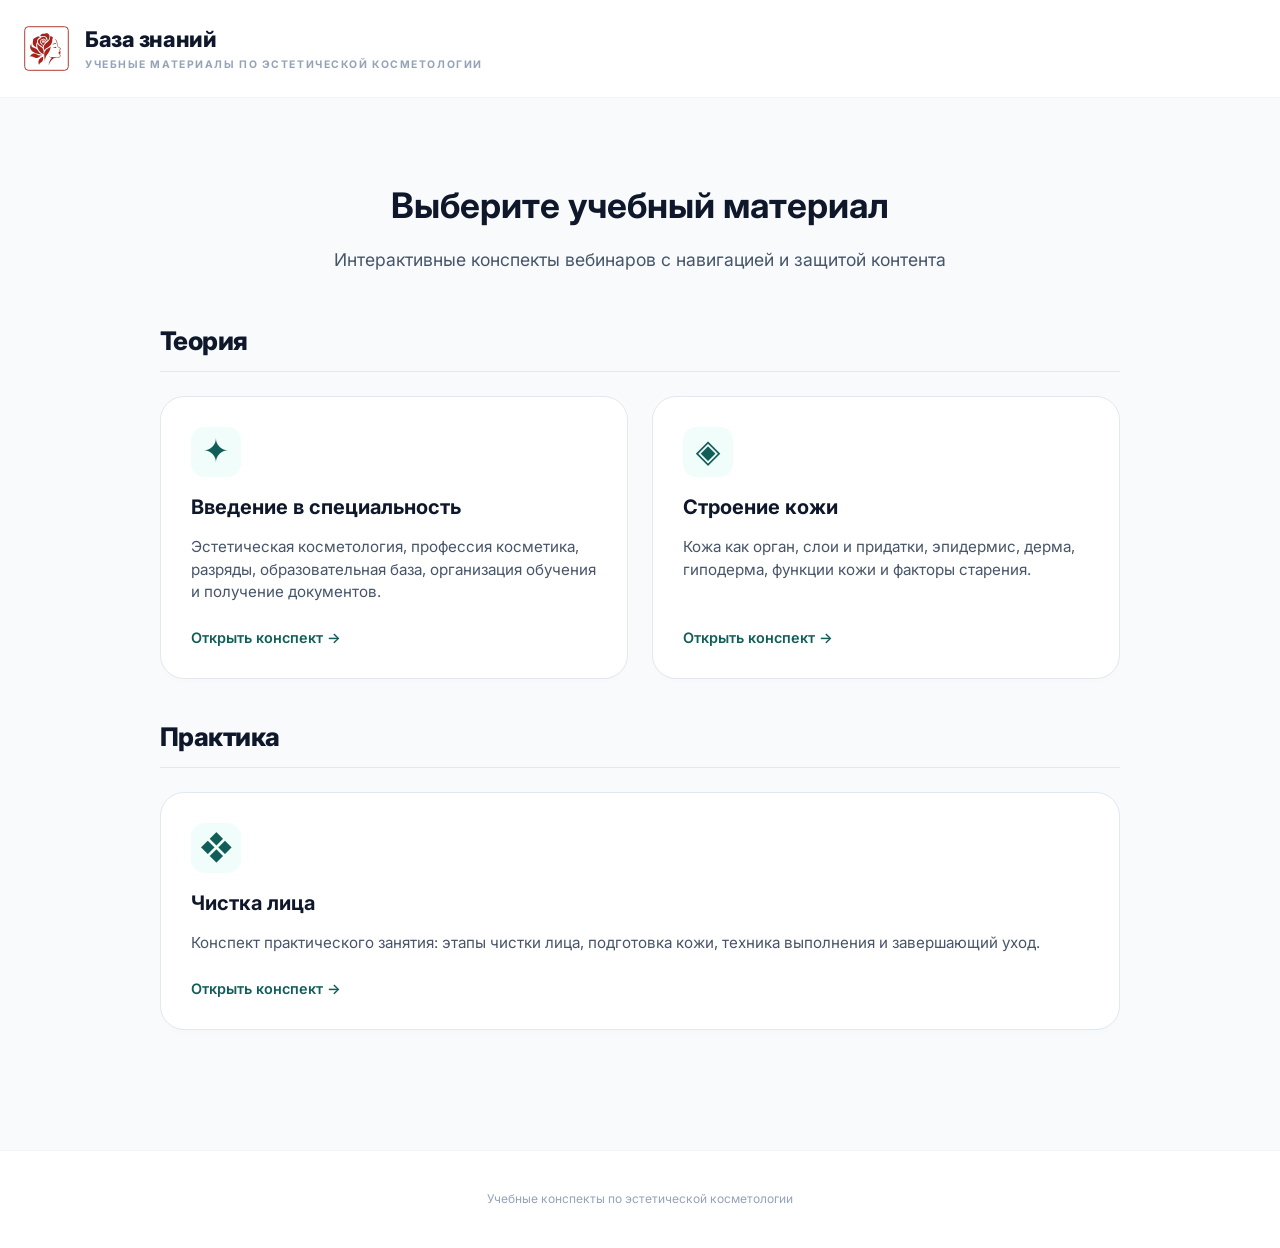
<file: index.html>
<!DOCTYPE html>
<html lang="ru">
<head>
    <meta charset="UTF-8">
    <meta name="viewport" content="width=device-width, initial-scale=1.0">
    <meta name="robots" content="noindex, nofollow">
    <title>Эстетическая косметология — Учебные конспекты</title>
    <link rel="preconnect" href="https://fonts.googleapis.com">
    <link href="https://fonts.googleapis.com/css2?family=Inter:wght@400;500;600;700;800&display=swap" rel="stylesheet">
    <link rel="stylesheet" href="style.css">
    <link rel="icon" type="image/png" href="assets/img/cosmetic-favicon.png">
</head>
<body>

    <header class="app-header">
        <a href="index.html" class="logo">
            <img src="assets/img/cosmetic-logo.svg" alt="logo">
        </a>
        <div>
            <h1>База знаний</h1>
            <p>Учебные материалы по эстетической косметологии</p>
        </div>
    </header>

    <div class="hub-container">
        <div class="hub-header">
            <h1>Выберите учебный материал</h1>
            <p>Интерактивные конспекты вебинаров с навигацией и защитой контента</p>
        </div>

        <div class="category-divider">
            <h2>Теория</h2>
        </div>

        <div class="cards-grid">


            <a href="components/vvedenie-v-specialnost.html" class="hub-card">
                <div>
                    <div class="hub-icon">✦</div>
                    <h3>Введение в специальность</h3>
                    <p>Эстетическая косметология, профессия косметика, разряды, образовательная база, организация обучения и получение документов.</p>
                </div>
                <div class="btn-link">Открыть конспект &rarr;</div>
            </a>


            <a href="components/stroenie-kozhi.html" class="hub-card">
                <div>
                    <div class="hub-icon">◈</div>
                    <h3>Строение кожи</h3>
                    <p>Кожа как орган, слои и придатки, эпидермис, дерма, гиподерма, функции кожи и факторы старения.</p>
                </div>
                <div class="btn-link">Открыть конспект &rarr;</div>
            </a>

        </div>

        <div class="category-divider">
            <h2>Практика</h2>
        </div>

        <div class="cards-grid">

            <a href="components/chistka_lica.html" class="hub-card">
                <div>
                    <div class="hub-icon">❖</div>
                    <h3>Чистка лица</h3>
                    <p>Конспект практического занятия: этапы чистки лица, подготовка кожи, техника выполнения и завершающий уход.</p>
                </div>
                <div class="btn-link">Открыть конспект &rarr;</div>
            </a>
        </div>
    </div>

    <footer class="global-footer">
        Учебные конспекты по эстетической косметологии
    </footer>

    <script src="script.js"></script>
</body>
</html>
</file>
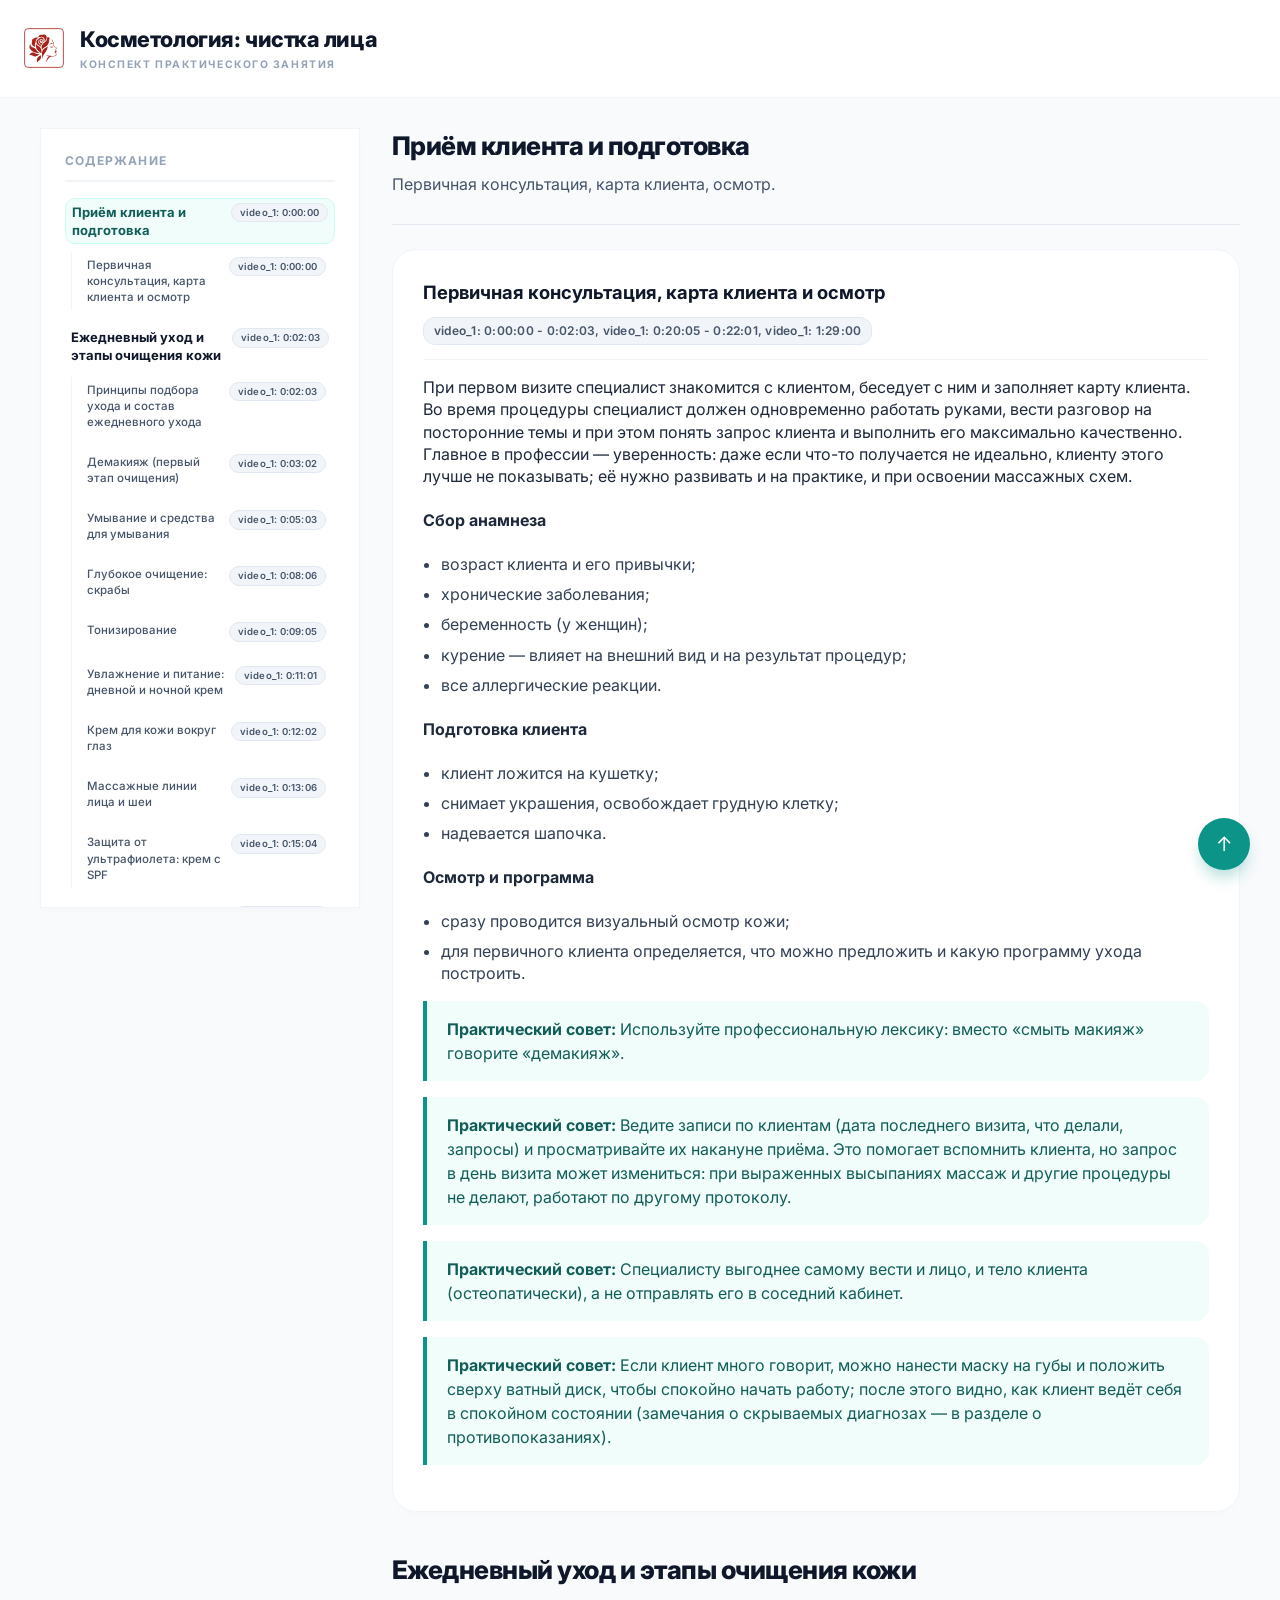
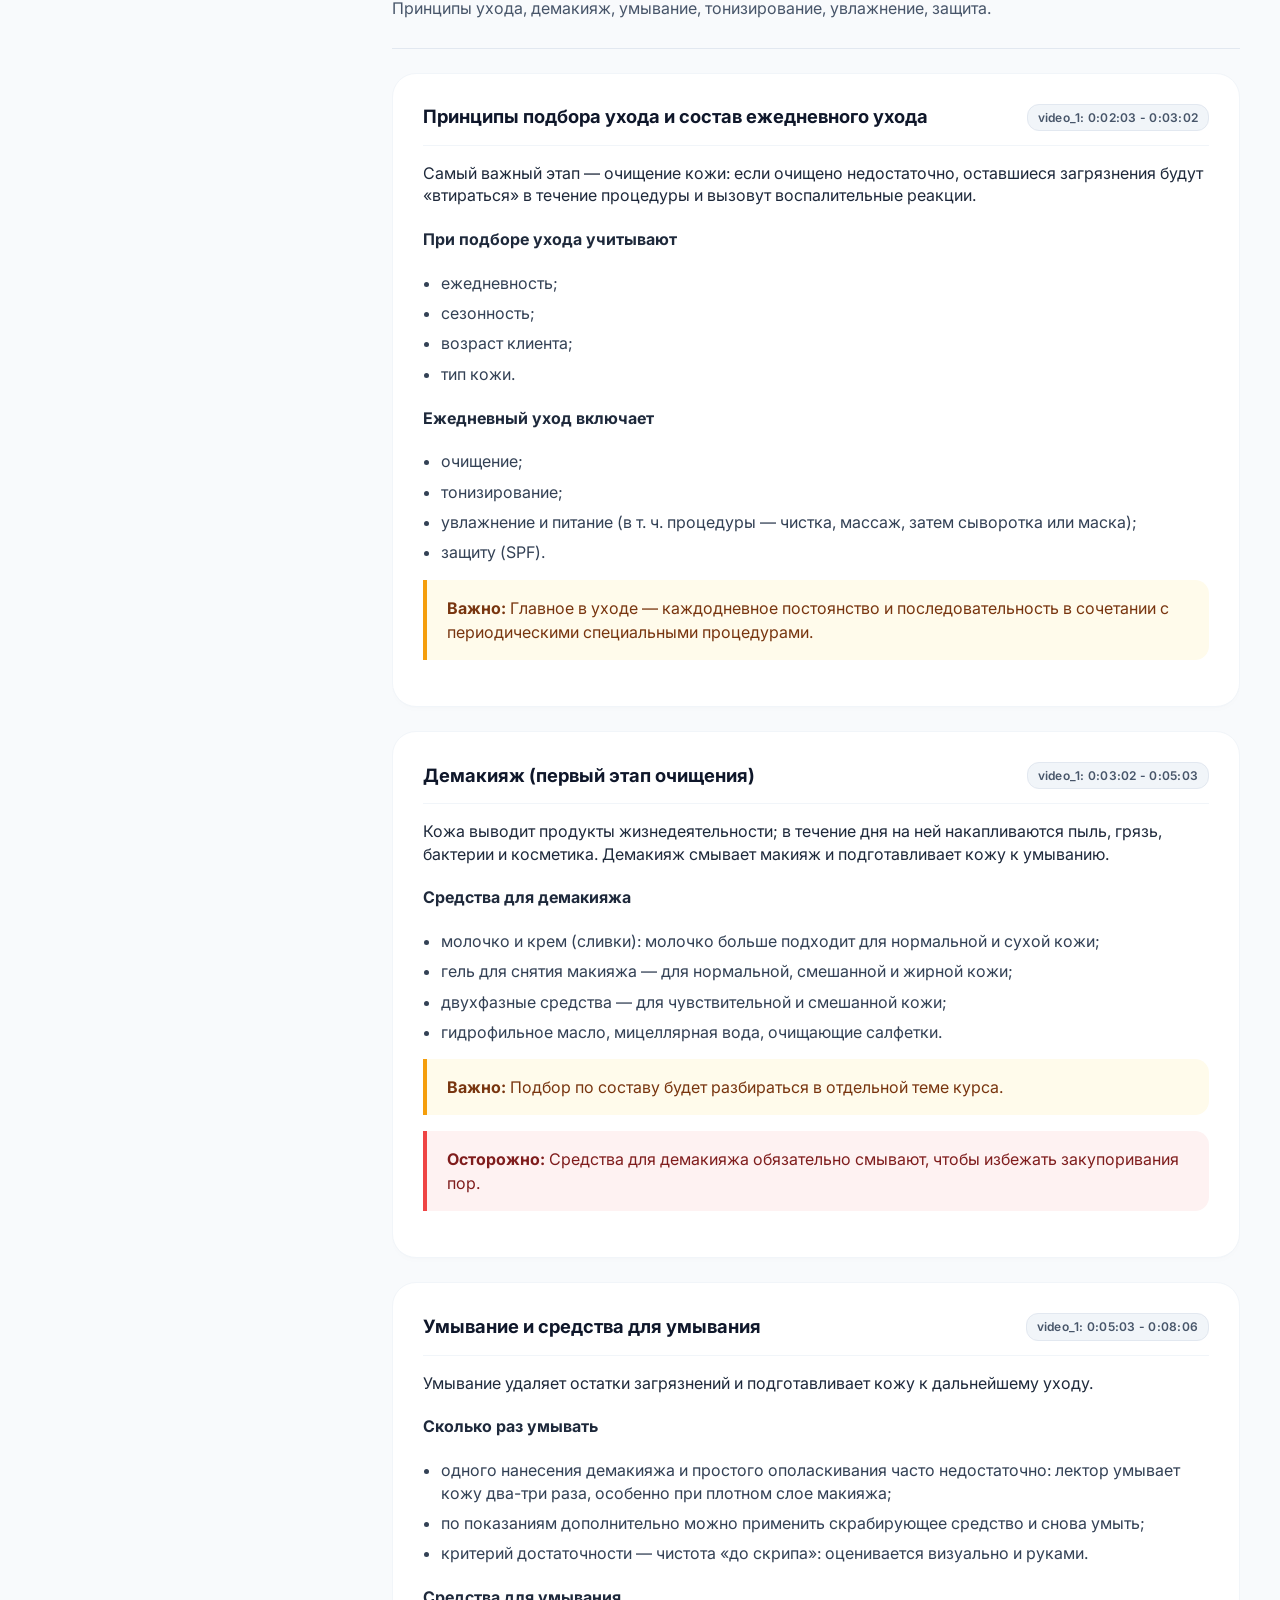
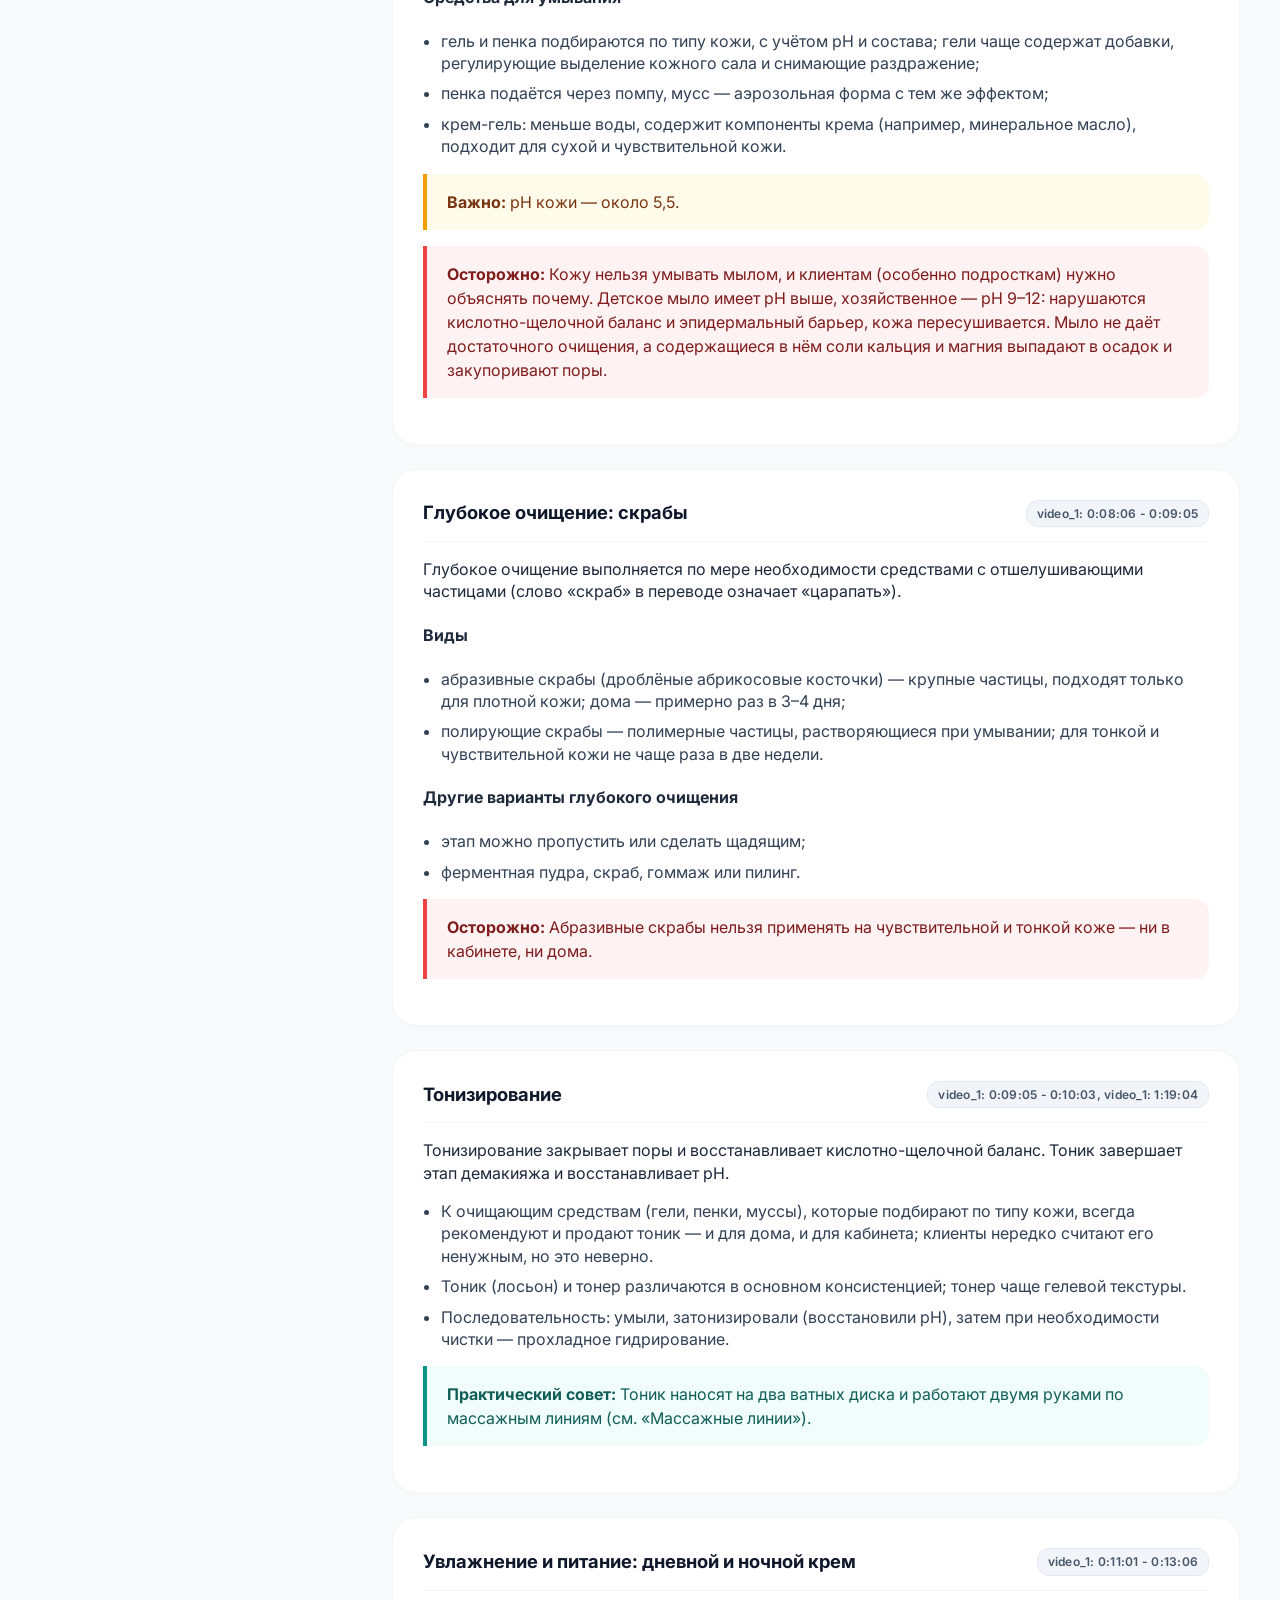
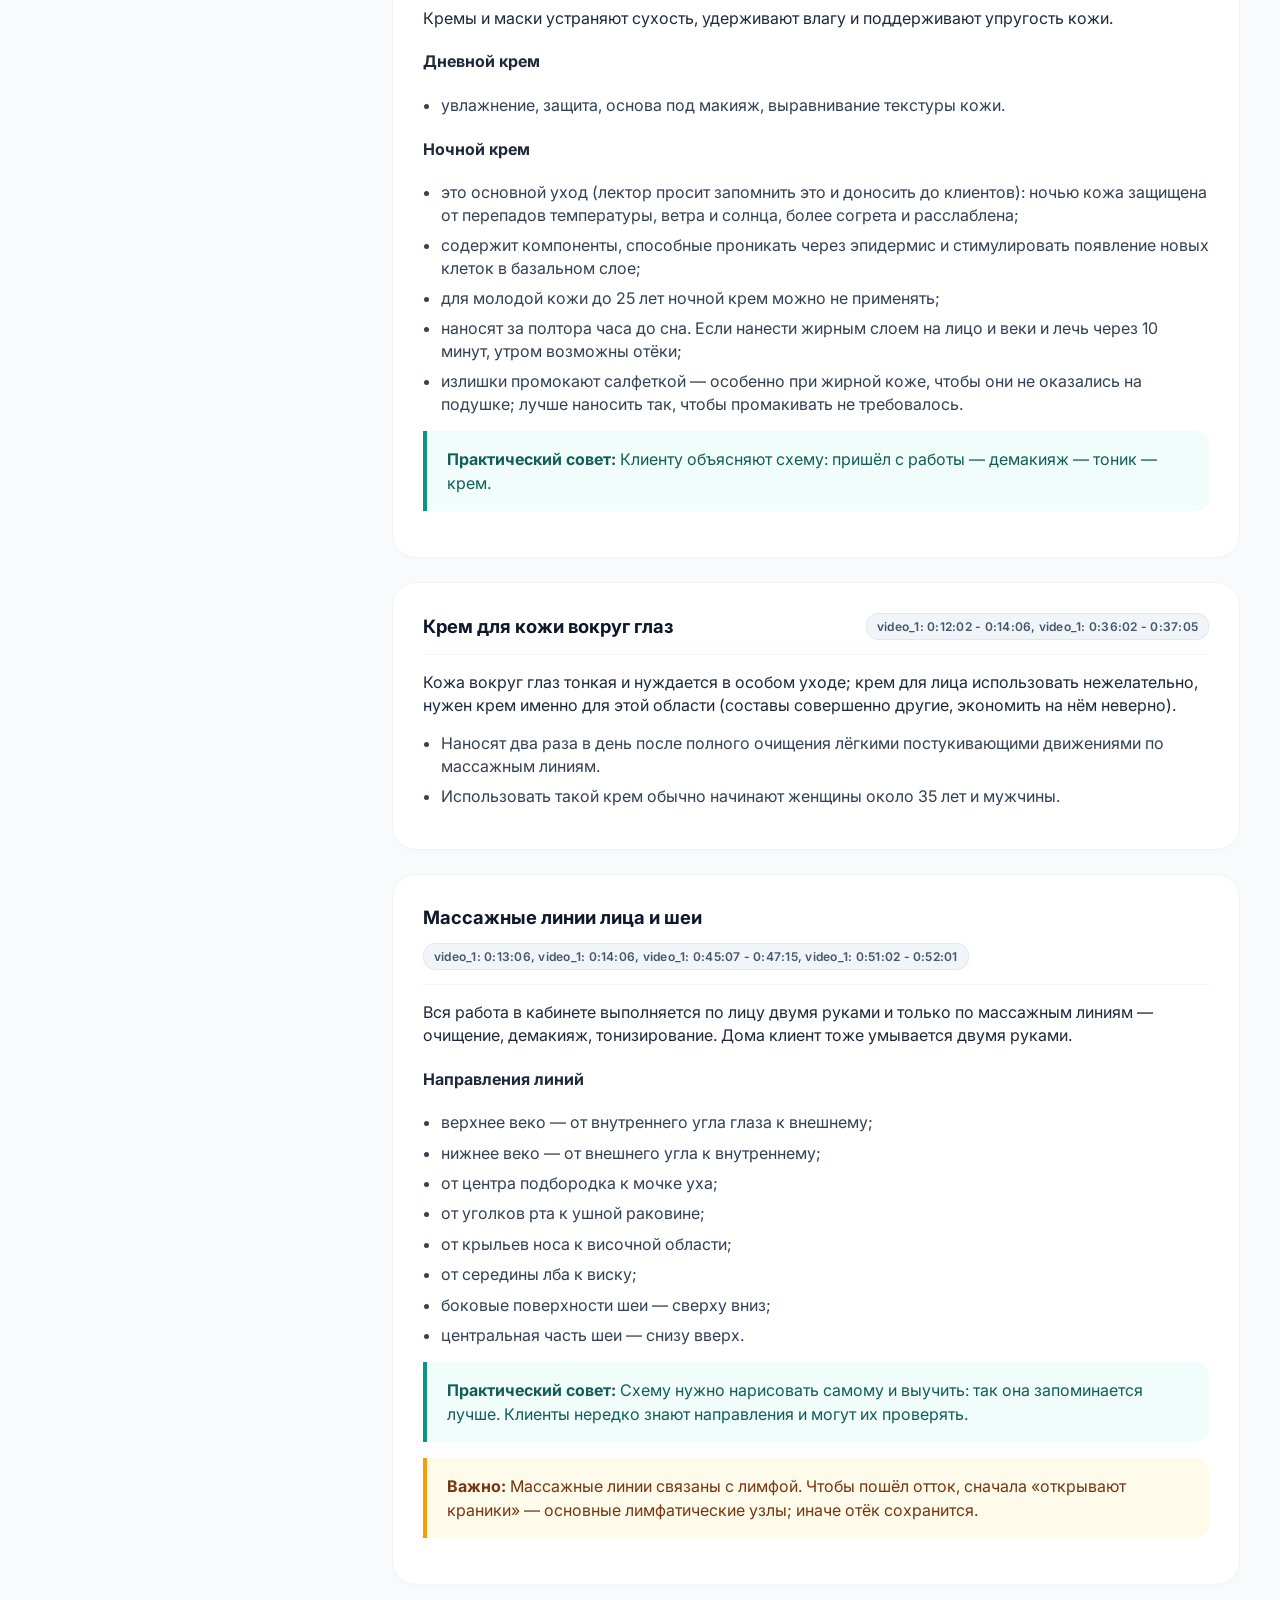
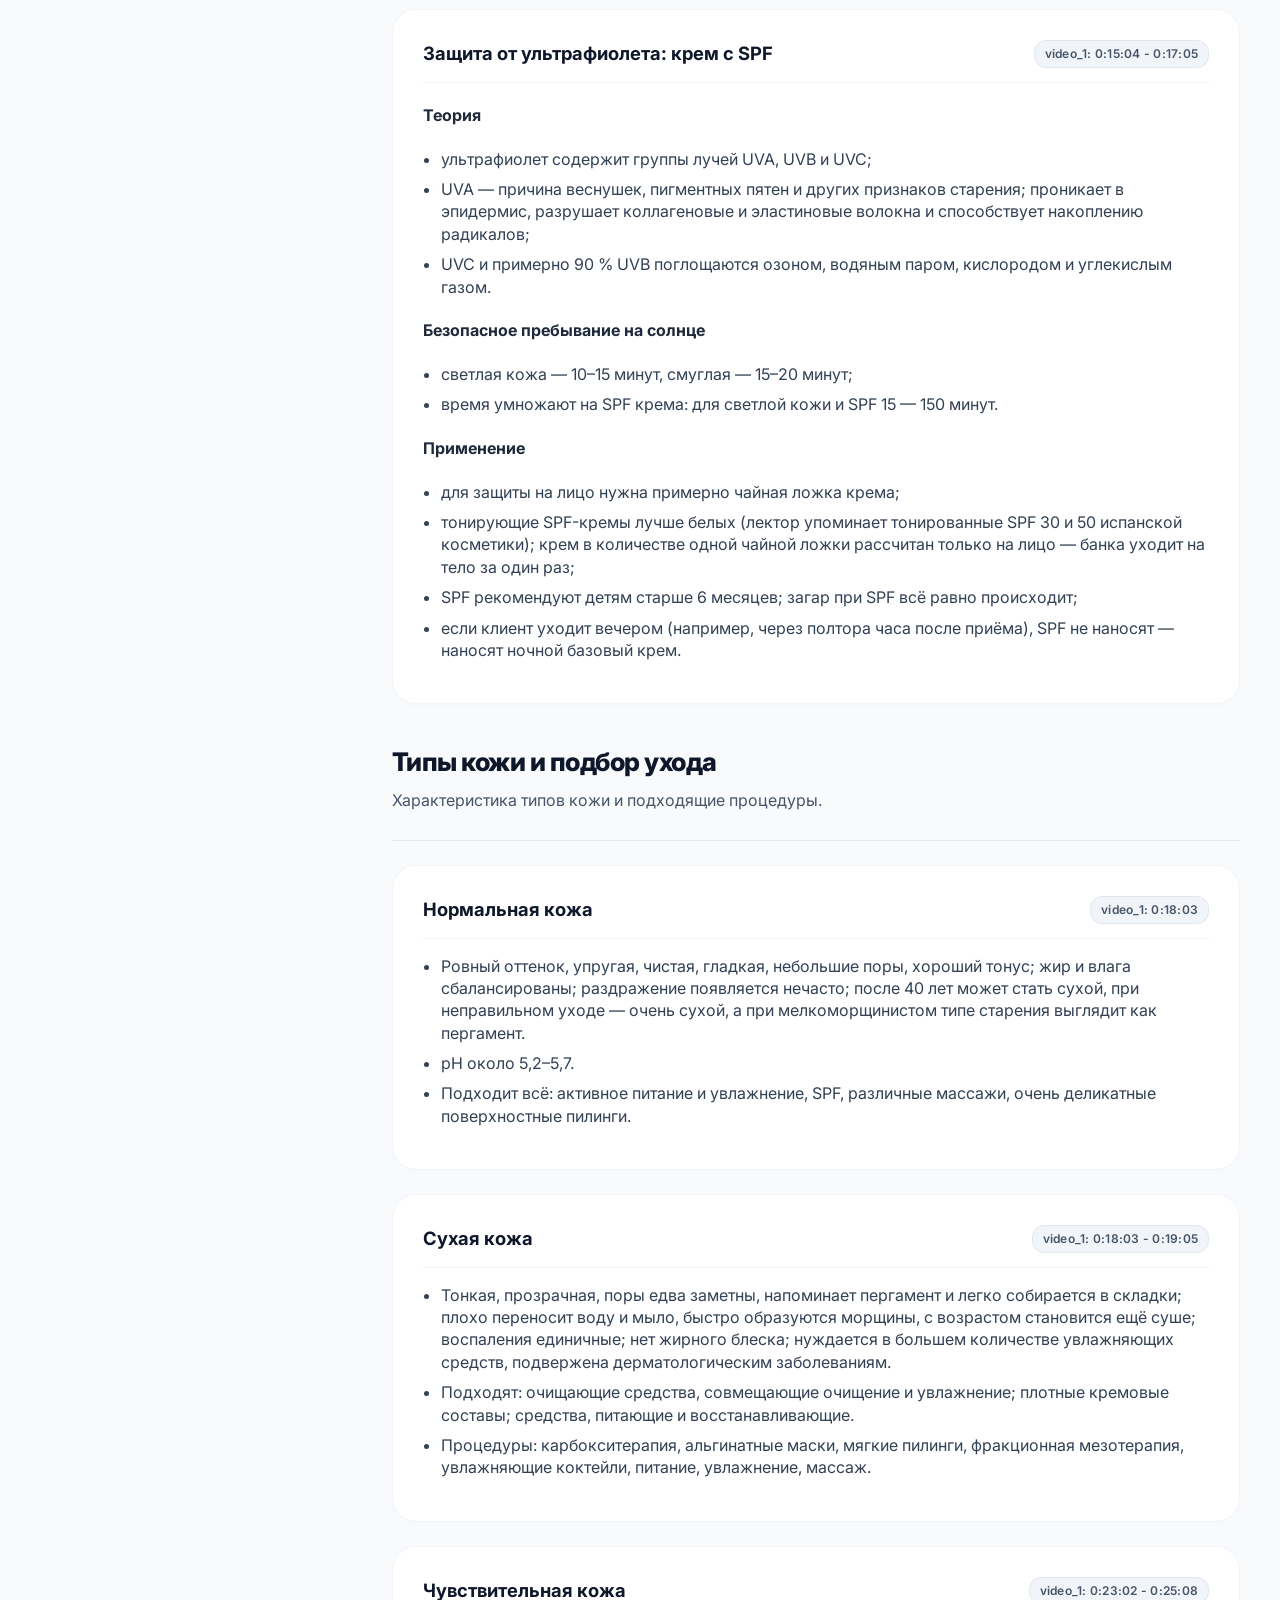
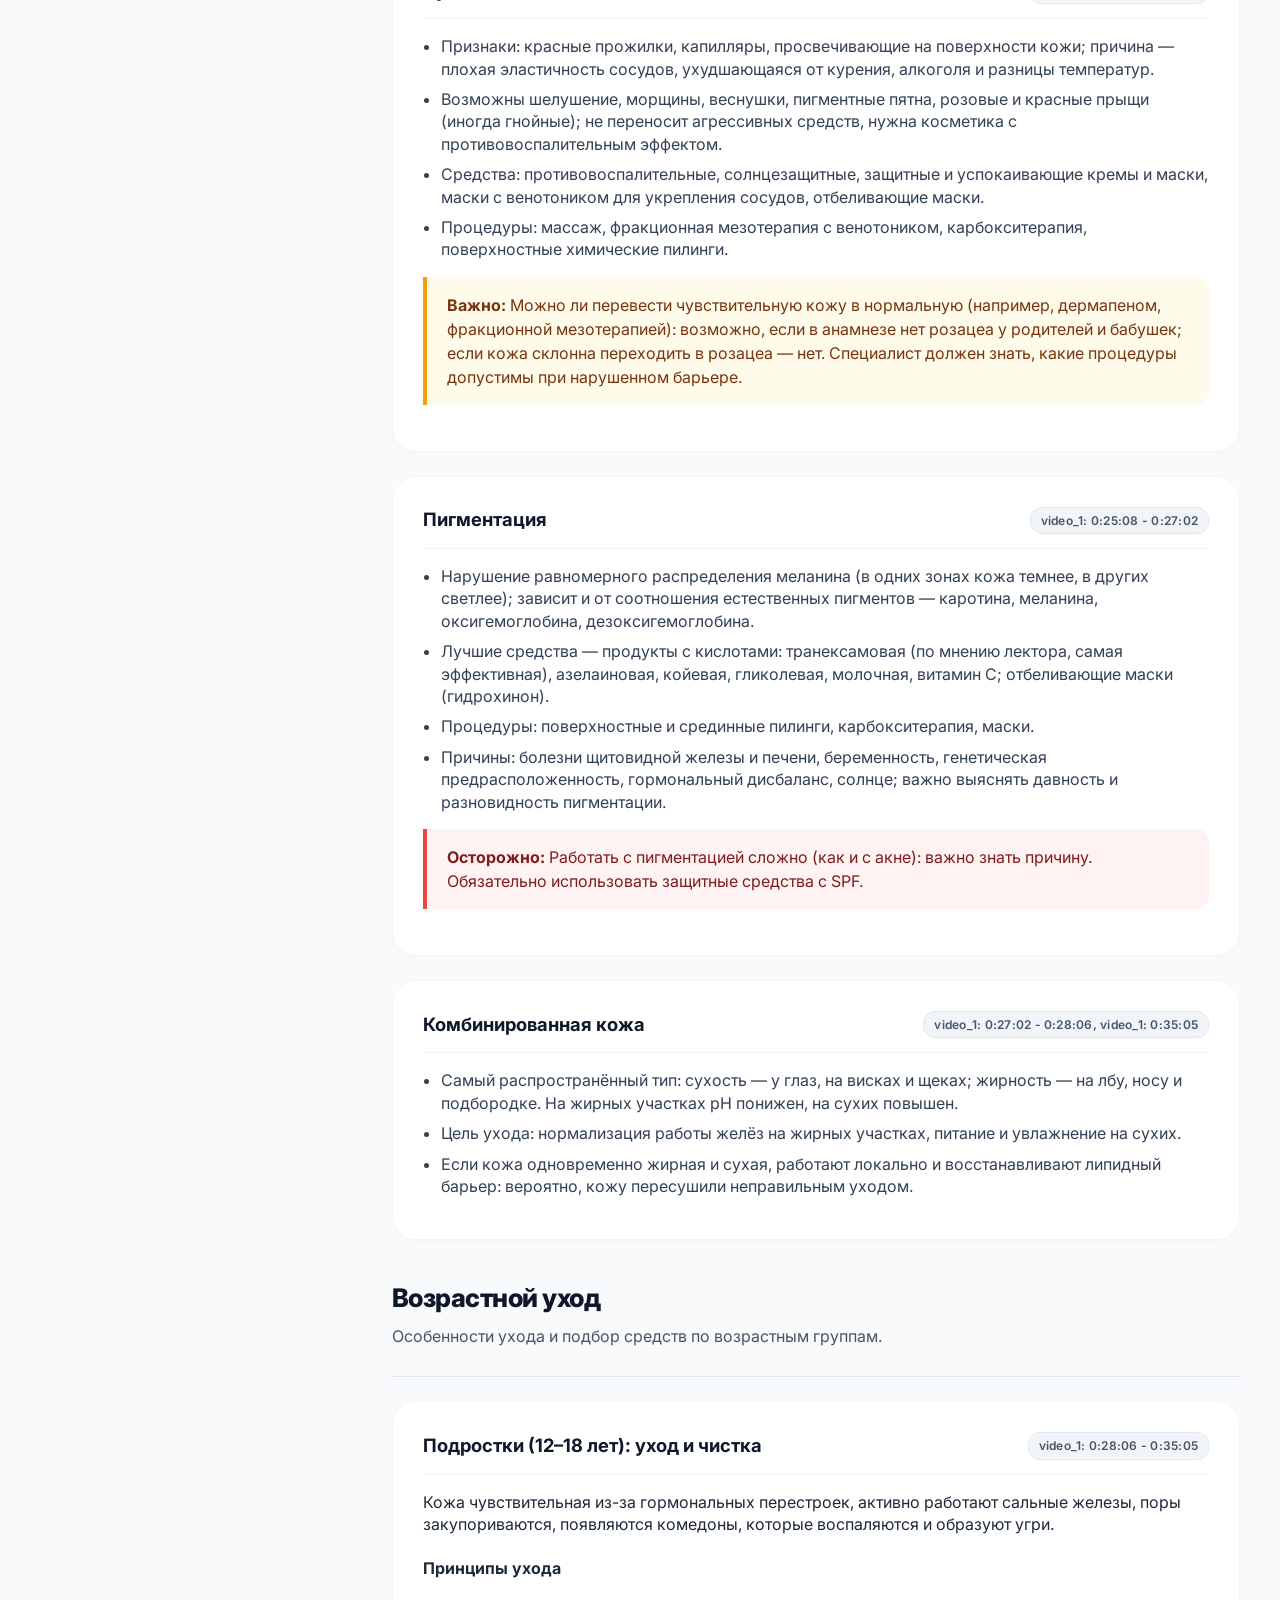
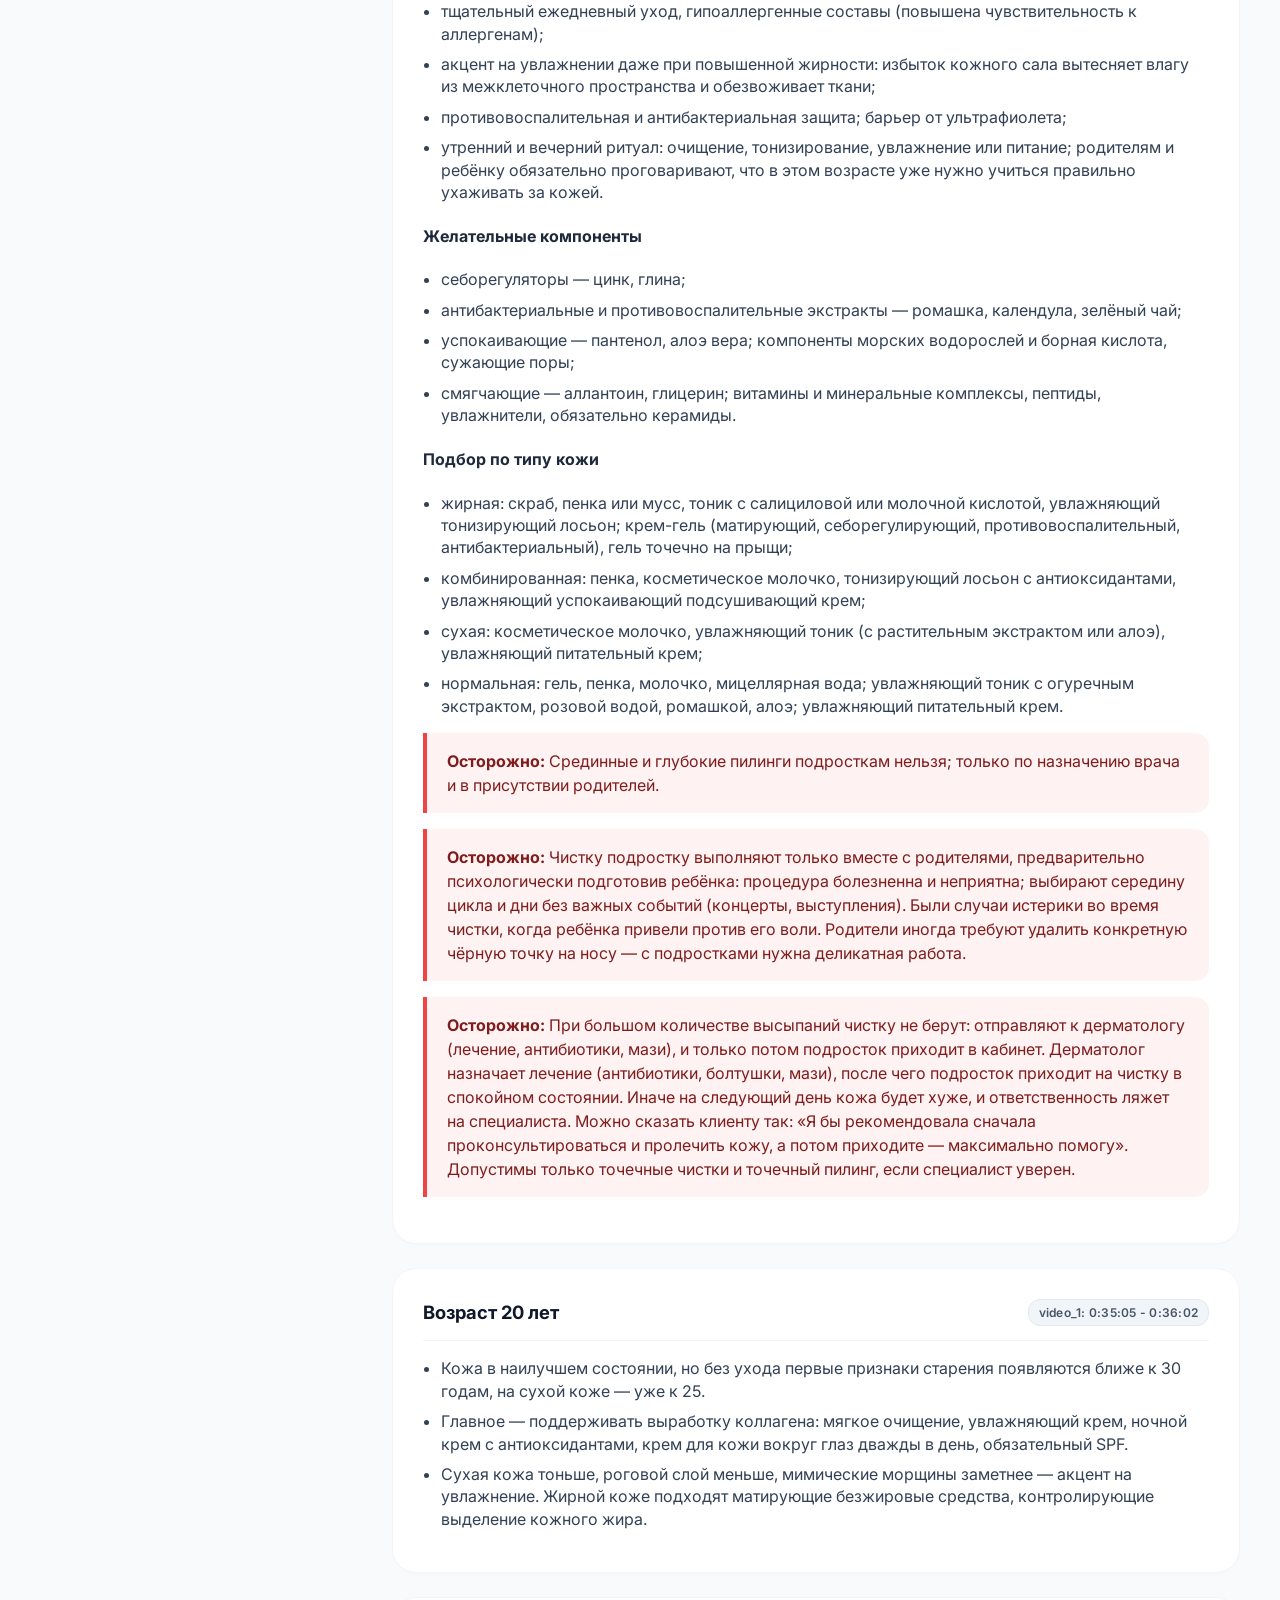
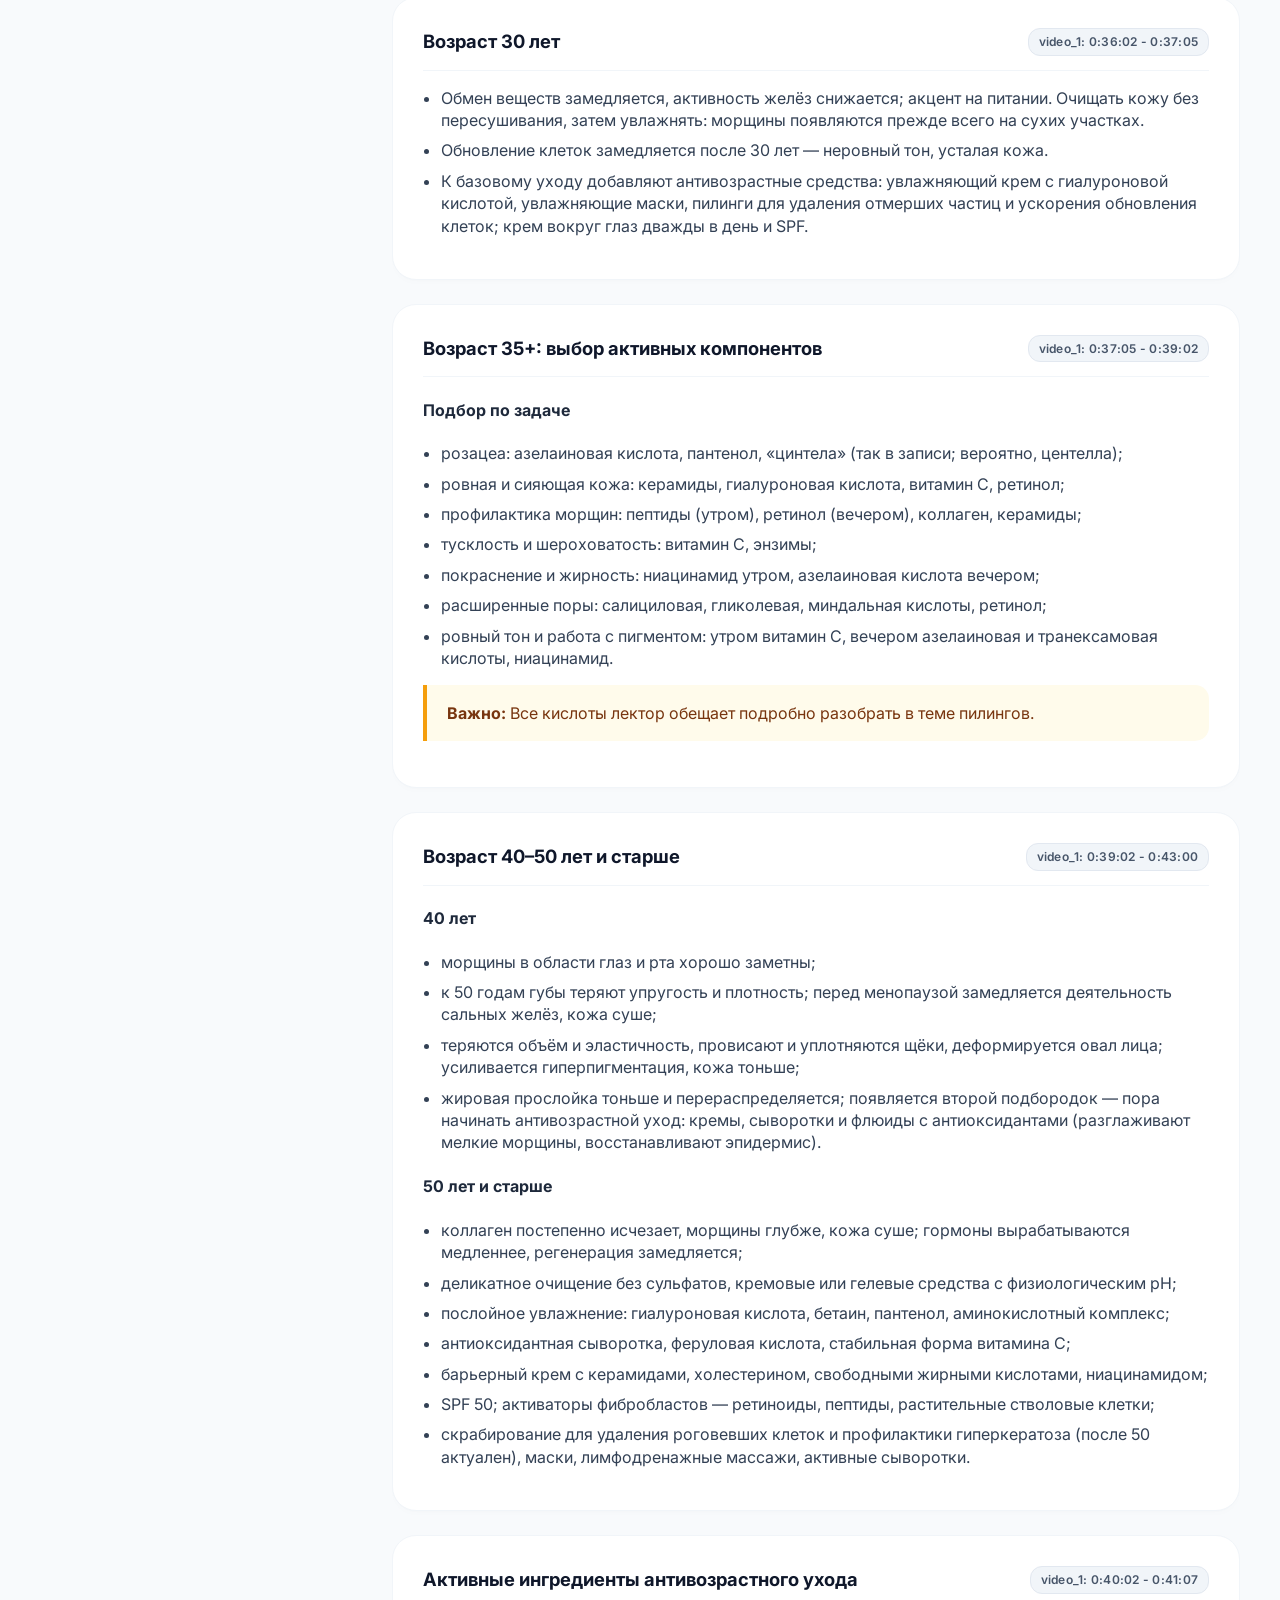
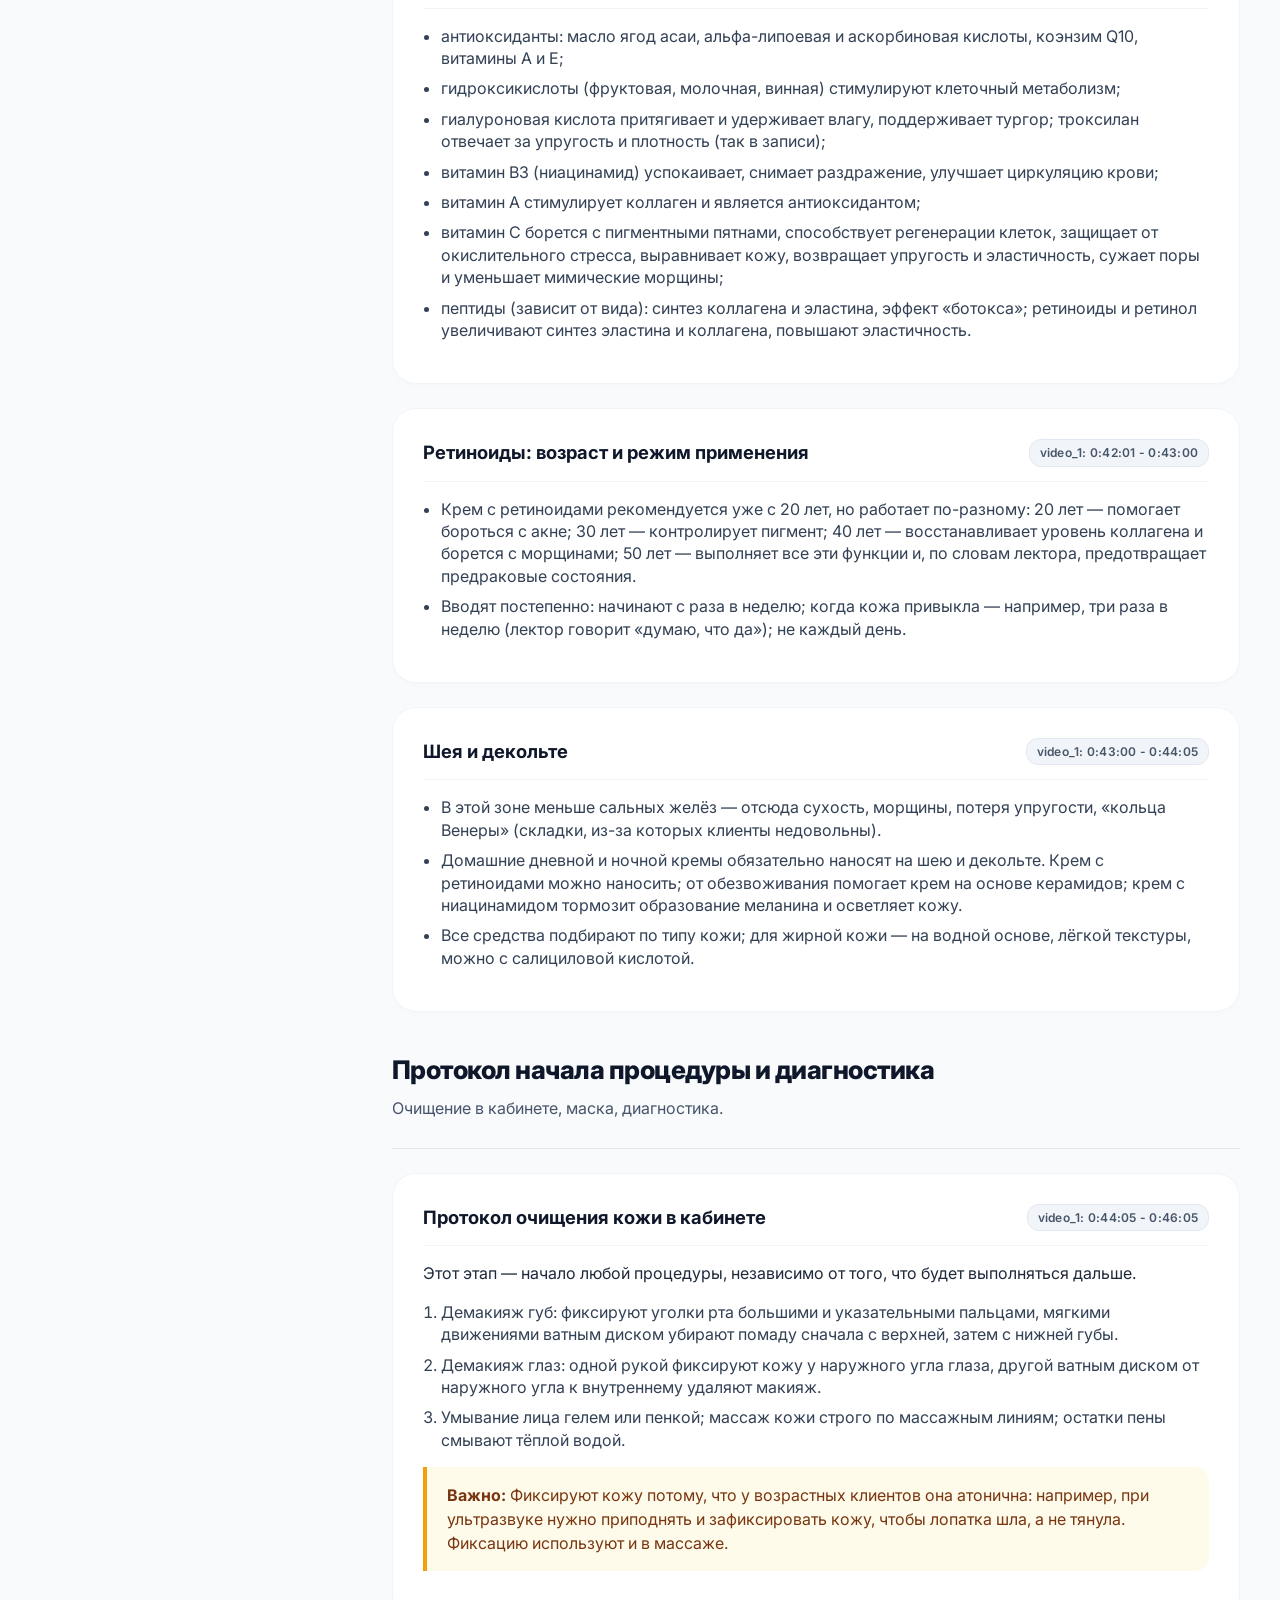
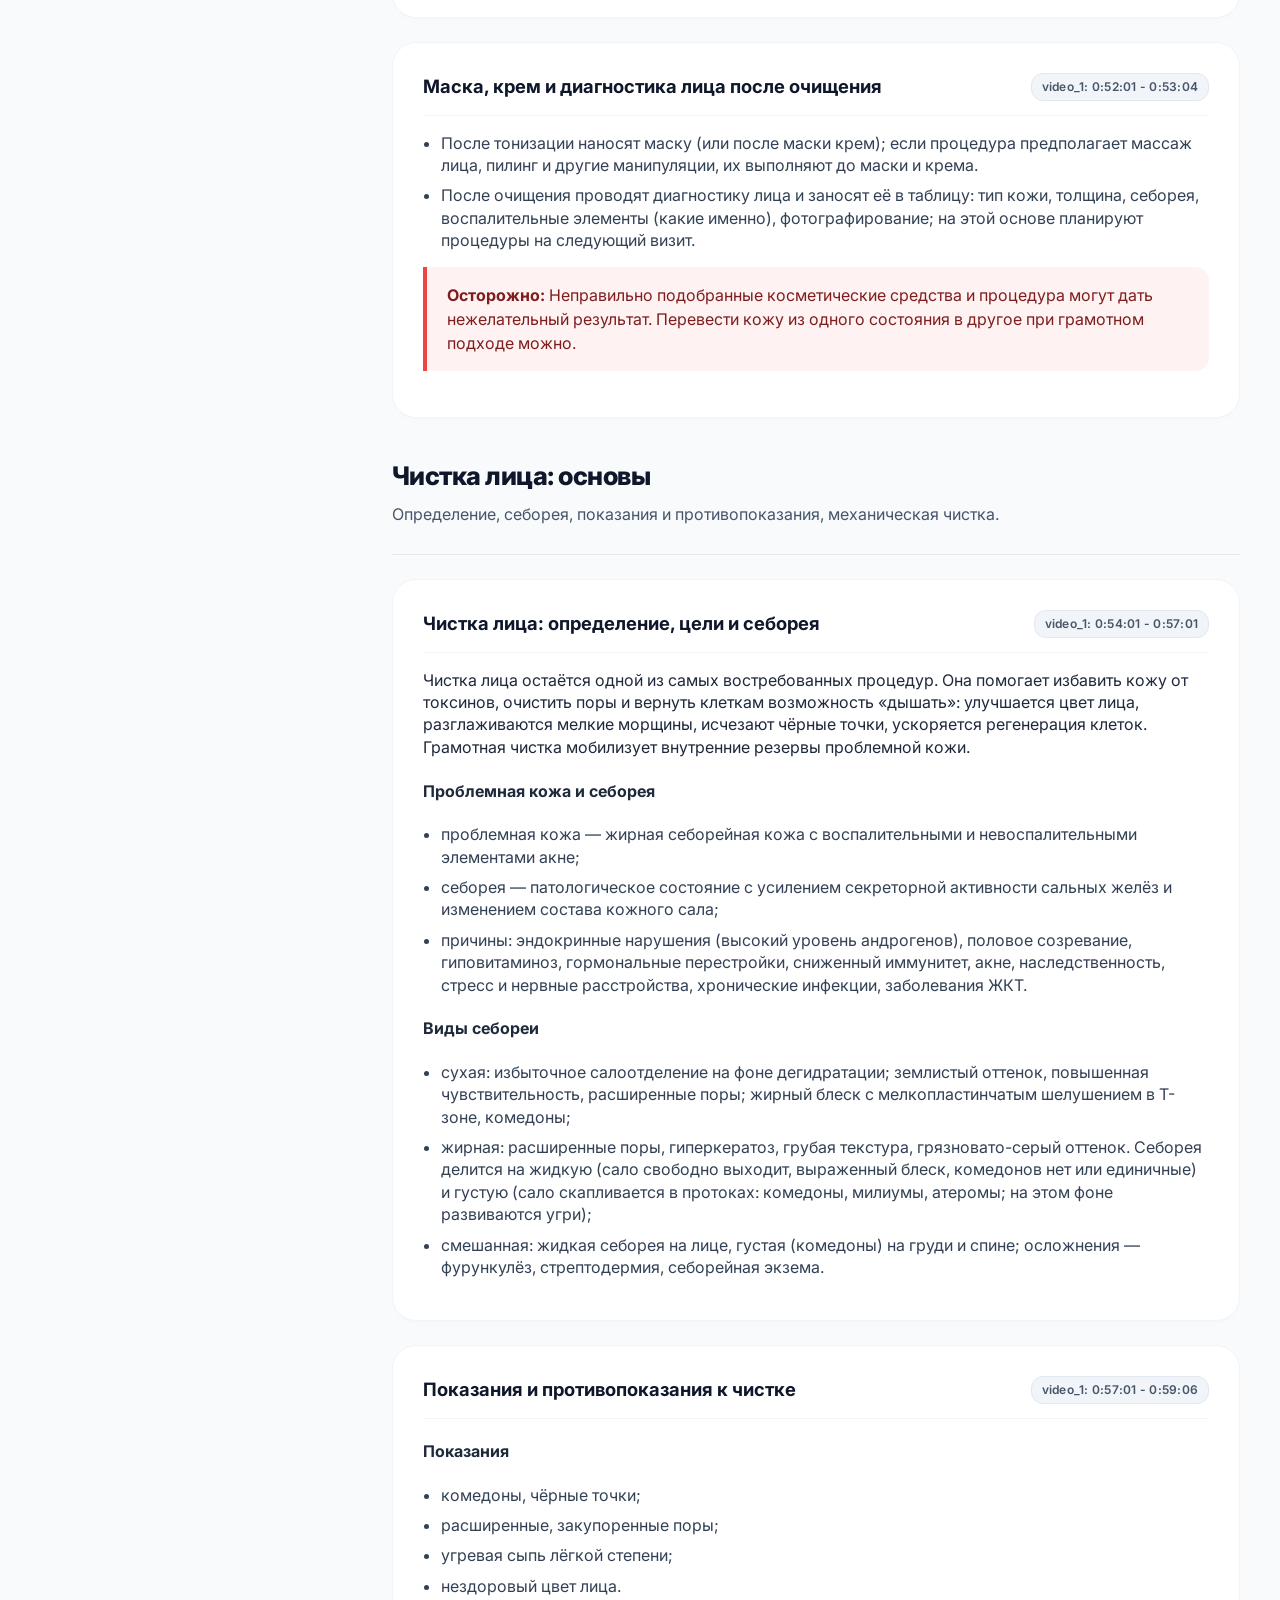
<file: components/chistka_lica.html>
<!DOCTYPE html>
<html lang="ru">
<head>
<meta charset="UTF-8">
<meta name="viewport" content="width=device-width, initial-scale=1.0">
<title>Косметология: чистка лица — конспект практического занятия</title>
<link rel="preconnect" href="https://fonts.googleapis.com">
<link rel="preconnect" href="https://fonts.gstatic.com" crossorigin>
<link href="https://fonts.googleapis.com/css2?family=Inter:wght@400;500;600;700;800&display=swap" rel="stylesheet">
<meta name="robots" content="noindex, nofollow">
<link href="../style.css" rel="stylesheet">
<link rel="icon" type="image/png" href="../assets/img/cosmetic-favicon.png">
</head>
<body>
<div class="sidebar-overlay" id="sidebarOverlay"></div>
<div class="menu-toggle-btn" id="menuToggleBtn" aria-label="Открыть меню навигации"><div class="hamburger-icon"><span></span><span></span><span></span></div></div>
<header class="app-header" id="header"><a href="../index.html" class="logo"><img src="../assets/img/cosmetic-logo.svg" alt="Cosmetic" width="40" height="40"></a><div><h1>Косметология: чистка лица</h1><p>Конспект практического занятия</p></div></header>
<div class="layout-container">
<aside class="sidebar"><div class="sidebar-top-line"><h2>Содержание</h2><button class="close-sidebar-btn" id="closeSidebarBtn" aria-label="Закрыть">×</button></div>
<ul class="nav-list">
<li><a href="#sec-intake" class="nav-section-header">Приём клиента и подготовка<span class="timestamp tc-mini">video_1: 0:00:00</span></a><ul class="sub-index"><li><a href="#intake">Первичная консультация, карта клиента и осмотр<span class="timestamp tc-mini">video_1: 0:00:00</span></a></li></ul></li>
<li><a href="#sec-daily" class="nav-section-header">Ежедневный уход и этапы очищения кожи<span class="timestamp tc-mini">video_1: 0:02:03</span></a><ul class="sub-index"><li><a href="#daily-principles">Принципы подбора ухода и состав ежедневного ухода<span class="timestamp tc-mini">video_1: 0:02:03</span></a></li><li><a href="#cleansing-makeup">Демакияж (первый этап очищения)<span class="timestamp tc-mini">video_1: 0:03:02</span></a></li><li><a href="#cleansing-washing">Умывание и средства для умывания<span class="timestamp tc-mini">video_1: 0:05:03</span></a></li><li><a href="#cleansing-deep">Глубокое очищение: скрабы<span class="timestamp tc-mini">video_1: 0:08:06</span></a></li><li><a href="#cleansing-toning">Тонизирование<span class="timestamp tc-mini">video_1: 0:09:05</span></a></li><li><a href="#daily-moisture">Увлажнение и питание: дневной и ночной крем<span class="timestamp tc-mini">video_1: 0:11:01</span></a></li><li><a href="#daily-eyes">Крем для кожи вокруг глаз<span class="timestamp tc-mini">video_1: 0:12:02</span></a></li><li><a href="#massage-lines">Массажные линии лица и шеи<span class="timestamp tc-mini">video_1: 0:13:06</span></a></li><li><a href="#uv-protection">Защита от ультрафиолета: крем с SPF<span class="timestamp tc-mini">video_1: 0:15:04</span></a></li></ul></li>
<li><a href="#sec-types" class="nav-section-header">Типы кожи и подбор ухода<span class="timestamp tc-mini">video_1: 0:18:03</span></a><ul class="sub-index"><li><a href="#type-normal">Нормальная кожа<span class="timestamp tc-mini">video_1: 0:18:03</span></a></li><li><a href="#type-dry">Сухая кожа<span class="timestamp tc-mini">video_1: 0:18:03</span></a></li><li><a href="#type-sensitive">Чувствительная кожа<span class="timestamp tc-mini">video_1: 0:23:02</span></a></li><li><a href="#type-pigment">Пигментация<span class="timestamp tc-mini">video_1: 0:25:08</span></a></li><li><a href="#type-combined">Комбинированная кожа<span class="timestamp tc-mini">video_1: 0:27:02</span></a></li></ul></li>
<li><a href="#sec-age" class="nav-section-header">Возрастной уход<span class="timestamp tc-mini">video_1: 0:28:06</span></a><ul class="sub-index"><li><a href="#age-teens">Подростки (12–18 лет): уход и чистка<span class="timestamp tc-mini">video_1: 0:28:06</span></a></li><li><a href="#age-20">Возраст 20 лет<span class="timestamp tc-mini">video_1: 0:35:05</span></a></li><li><a href="#age-30">Возраст 30 лет<span class="timestamp tc-mini">video_1: 0:36:02</span></a></li><li><a href="#age-35">Возраст 35+: выбор активных компонентов<span class="timestamp tc-mini">video_1: 0:37:05</span></a></li><li><a href="#age-40-50">Возраст 40–50 лет и старше<span class="timestamp tc-mini">video_1: 0:39:02</span></a></li><li><a href="#age-ingredients">Активные ингредиенты антивозрастного ухода<span class="timestamp tc-mini">video_1: 0:40:02</span></a></li><li><a href="#age-retinoids">Ретиноиды: возраст и режим применения<span class="timestamp tc-mini">video_1: 0:42:01</span></a></li><li><a href="#age-neck">Шея и декольте<span class="timestamp tc-mini">video_1: 0:43:00</span></a></li></ul></li>
<li><a href="#sec-protocol" class="nav-section-header">Протокол начала процедуры и диагностика<span class="timestamp tc-mini">video_1: 0:44:05</span></a><ul class="sub-index"><li><a href="#protocol-start">Протокол очищения кожи в кабинете<span class="timestamp tc-mini">video_1: 0:44:05</span></a></li><li><a href="#protocol-end">Маска, крем и диагностика лица после очищения<span class="timestamp tc-mini">video_1: 0:52:01</span></a></li></ul></li>
<li><a href="#sec-cleaning" class="nav-section-header">Чистка лица: основы<span class="timestamp tc-mini">video_1: 0:54:01</span></a><ul class="sub-index"><li><a href="#cleaning-basics">Чистка лица: определение, цели и себорея<span class="timestamp tc-mini">video_1: 0:54:01</span></a></li><li><a href="#cleaning-indications">Показания и противопоказания к чистке<span class="timestamp tc-mini">video_1: 0:57:01</span></a></li><li><a href="#cleaning-mechanical">Механическая (гигиеническая) чистка<span class="timestamp tc-mini">video_1: 0:59:06</span></a></li></ul></li>
<li><a href="#sec-types-cleaning" class="nav-section-header">Виды чисток: ультразвуковая, вакуумная, атравматичная, комбинированная<span class="timestamp tc-mini">video_1: 1:05:00</span></a><ul class="sub-index"><li><a href="#us-cleaning">Ультразвуковая чистка<span class="timestamp tc-mini">video_1: 1:05:00</span></a></li><li><a href="#vacuum-cleaning">Вакуумная чистка<span class="timestamp tc-mini">video_1: 1:07:08</span></a></li><li><a href="#atraumatic-cleaning">Атравматичная чистка<span class="timestamp tc-mini">video_1: 1:09:04</span></a></li><li><a href="#combined-cleaning">Комбинированная чистка<span class="timestamp tc-mini">video_1: 1:10:02</span></a></li></ul></li>
<li><a href="#sec-protocol-cleaning" class="nav-section-header">Протокол чистки и завершающий уход<span class="timestamp tc-mini">video_1: 1:04:01</span></a><ul class="sub-index"><li><a href="#cleaning-protocol">Протокол проведения чистки и подготовка кожи<span class="timestamp tc-mini">video_1: 1:12:06</span></a></li><li><a href="#cool-hydration">Прохладное гидрирование<span class="timestamp tc-mini">video_1: 1:13:04</span></a></li><li><a href="#vaporizer">Вапоризатор<span class="timestamp tc-mini">video_1: 1:14:04</span></a></li><li><a href="#desincrustation">Дезинкрустация (гальваническая чистка)<span class="timestamp tc-mini">video_1: 1:15:06</span></a></li><li><a href="#restore-care">Восстанавливающий уход: массаж по Жаке, жидкий азот<span class="timestamp tc-mini">video_1: 1:15:06</span></a></li><li><a href="#darsonval">Дарсонваль (дарсонвализация)<span class="timestamp tc-mini">video_1: 1:04:01</span></a></li></ul></li>
<li><a href="#sec-post" class="nav-section-header">Осложнения после чистки и рекомендации клиенту<span class="timestamp tc-mini">video_1: 1:19:04</span></a><ul class="sub-index"><li><a href="#post-complications">Осложнения после чистки<span class="timestamp tc-mini">video_1: 1:19:04</span></a></li><li><a href="#post-care">Рекомендации после чистки и домашний уход<span class="timestamp tc-mini">video_1: 1:21:06</span></a></li></ul></li>
</ul></aside>
<main class="main-content">
<div id="sec-intake" class="category-divider"><h2>Приём клиента и подготовка</h2><p class="category-description">Первичная консультация, карта клиента, осмотр.</p></div>
<div class="test-card" id="intake">
<h3>Первичная консультация, карта клиента и осмотр<span class="timestamp"><span class="tc">video_1: 0:00:00 - 0:02:03,</span> <span class="tc">video_1: 0:20:05 - 0:22:01,</span> <span class="tc">video_1: 1:29:00</span></span></h3>
<p>При первом визите специалист знакомится с клиентом, беседует с ним и заполняет карту клиента. Во время процедуры специалист должен одновременно работать руками, вести разговор на посторонние темы и при этом понять запрос клиента и выполнить его максимально качественно. Главное в профессии — уверенность: даже если что-то получается не идеально, клиенту этого лучше не показывать; её нужно развивать и на практике, и при освоении массажных схем.</p>
<h4>Сбор анамнеза</h4>
<ul class="content-list"><li>возраст клиента и его привычки;</li><li>хронические заболевания;</li><li>беременность (у женщин);</li><li>курение — влияет на внешний вид и на результат процедур;</li><li>все аллергические реакции.</li></ul>
<h4>Подготовка клиента</h4>
<ul class="content-list"><li>клиент ложится на кушетку;</li><li>снимает украшения, освобождает грудную клетку;</li><li>надевается шапочка.</li></ul>
<h4>Осмотр и программа</h4>
<ul class="content-list"><li>сразу проводится визуальный осмотр кожи;</li><li>для первичного клиента определяется, что можно предложить и какую программу ухода построить.</li></ul>
<div class="tip"><strong>Практический совет:</strong> Используйте профессиональную лексику: вместо «смыть макияж» говорите «демакияж».</div>
<div class="tip"><strong>Практический совет:</strong> Ведите записи по клиентам (дата последнего визита, что делали, запросы) и просматривайте их накануне приёма. Это помогает вспомнить клиента, но запрос в день визита может измениться: при выраженных высыпаниях массаж и другие процедуры не делают, работают по другому протоколу.</div>
<div class="tip"><strong>Практический совет:</strong> Специалисту выгоднее самому вести и лицо, и тело клиента (остеопатически), а не отправлять его в соседний кабинет.</div>
<div class="tip"><strong>Практический совет:</strong> Если клиент много говорит, можно нанести маску на губы и положить сверху ватный диск, чтобы спокойно начать работу; после этого видно, как клиент ведёт себя в спокойном состоянии (замечания о скрываемых диагнозах — в разделе о противопоказаниях).</div>
</div>
<div id="sec-daily" class="category-divider"><h2>Ежедневный уход и этапы очищения кожи</h2><p class="category-description">Принципы ухода, демакияж, умывание, тонизирование, увлажнение, защита.</p></div>
<div class="test-card" id="daily-principles">
<h3>Принципы подбора ухода и состав ежедневного ухода<span class="timestamp"><span class="tc">video_1: 0:02:03 - 0:03:02</span></span></h3>
<p>Самый важный этап — очищение кожи: если очищено недостаточно, оставшиеся загрязнения будут «втираться» в течение процедуры и вызовут воспалительные реакции.</p>
<h4>При подборе ухода учитывают</h4>
<ul class="content-list"><li>ежедневность;</li><li>сезонность;</li><li>возраст клиента;</li><li>тип кожи.</li></ul>
<h4>Ежедневный уход включает</h4>
<ul class="content-list"><li>очищение;</li><li>тонизирование;</li><li>увлажнение и питание (в т. ч. процедуры — чистка, массаж, затем сыворотка или маска);</li><li>защиту (SPF).</li></ul>
<div class="note"><strong>Важно:</strong> Главное в уходе — каждодневное постоянство и последовательность в сочетании с периодическими специальными процедурами.</div>
</div>
<div class="test-card" id="cleansing-makeup">
<h3>Демакияж (первый этап очищения)<span class="timestamp"><span class="tc">video_1: 0:03:02 - 0:05:03</span></span></h3>
<p>Кожа выводит продукты жизнедеятельности; в течение дня на ней накапливаются пыль, грязь, бактерии и косметика. Демакияж смывает макияж и подготавливает кожу к умыванию.</p>
<h4>Средства для демакияжа</h4>
<ul class="content-list"><li>молочко и крем (сливки): молочко больше подходит для нормальной и сухой кожи;</li><li>гель для снятия макияжа — для нормальной, смешанной и жирной кожи;</li><li>двухфазные средства — для чувствительной и смешанной кожи;</li><li>гидрофильное масло, мицеллярная вода, очищающие салфетки.</li></ul>
<div class="note"><strong>Важно:</strong> Подбор по составу будет разбираться в отдельной теме курса.</div>
<div class="warning"><strong>Осторожно:</strong> Средства для демакияжа обязательно смывают, чтобы избежать закупоривания пор.</div>
</div>
<div class="test-card" id="cleansing-washing">
<h3>Умывание и средства для умывания<span class="timestamp"><span class="tc">video_1: 0:05:03 - 0:08:06</span></span></h3>
<p>Умывание удаляет остатки загрязнений и подготавливает кожу к дальнейшему уходу.</p>
<h4>Сколько раз умывать</h4>
<ul class="content-list"><li>одного нанесения демакияжа и простого ополаскивания часто недостаточно: лектор умывает кожу два-три раза, особенно при плотном слое макияжа;</li><li>по показаниям дополнительно можно применить скрабирующее средство и снова умыть;</li><li>критерий достаточности — чистота «до скрипа»: оценивается визуально и руками.</li></ul>
<h4>Средства для умывания</h4>
<ul class="content-list"><li>гель и пенка подбираются по типу кожи, с учётом pH и состава; гели чаще содержат добавки, регулирующие выделение кожного сала и снимающие раздражение;</li><li>пенка подаётся через помпу, мусс — аэрозольная форма с тем же эффектом;</li><li>крем-гель: меньше воды, содержит компоненты крема (например, минеральное масло), подходит для сухой и чувствительной кожи.</li></ul>
<div class="note"><strong>Важно:</strong> pH кожи — около 5,5.</div>
<div class="warning"><strong>Осторожно:</strong> Кожу нельзя умывать мылом, и клиентам (особенно подросткам) нужно объяснять почему. Детское мыло имеет pH выше, хозяйственное — pH 9–12: нарушаются кислотно-щелочной баланс и эпидермальный барьер, кожа пересушивается. Мыло не даёт достаточного очищения, а содержащиеся в нём соли кальция и магния выпадают в осадок и закупоривают поры.</div>
</div>
<div class="test-card" id="cleansing-deep">
<h3>Глубокое очищение: скрабы<span class="timestamp"><span class="tc">video_1: 0:08:06 - 0:09:05</span></span></h3>
<p>Глубокое очищение выполняется по мере необходимости средствами с отшелушивающими частицами (слово «скраб» в переводе означает «царапать»).</p>
<h4>Виды</h4>
<ul class="content-list"><li>абразивные скрабы (дроблёные абрикосовые косточки) — крупные частицы, подходят только для плотной кожи; дома — примерно раз в 3–4 дня;</li><li>полирующие скрабы — полимерные частицы, растворяющиеся при умывании; для тонкой и чувствительной кожи не чаще раза в две недели.</li></ul>
<h4>Другие варианты глубокого очищения</h4>
<ul class="content-list"><li>этап можно пропустить или сделать щадящим;</li><li>ферментная пудра, скраб, гоммаж или пилинг.</li></ul>
<div class="warning"><strong>Осторожно:</strong> Абразивные скрабы нельзя применять на чувствительной и тонкой коже — ни в кабинете, ни дома.</div>
</div>
<div class="test-card" id="cleansing-toning">
<h3>Тонизирование<span class="timestamp"><span class="tc">video_1: 0:09:05 - 0:10:03,</span> <span class="tc">video_1: 1:19:04</span></span></h3>
<p>Тонизирование закрывает поры и восстанавливает кислотно-щелочной баланс. Тоник завершает этап демакияжа и восстанавливает pH.</p>
<ul class="content-list"><li>К очищающим средствам (гели, пенки, муссы), которые подбирают по типу кожи, всегда рекомендуют и продают тоник — и для дома, и для кабинета; клиенты нередко считают его ненужным, но это неверно.</li><li>Тоник (лосьон) и тонер различаются в основном консистенцией; тонер чаще гелевой текстуры.</li><li>Последовательность: умыли, затонизировали (восстановили pH), затем при необходимости чистки — прохладное гидрирование.</li></ul>
<div class="tip"><strong>Практический совет:</strong> Тоник наносят на два ватных диска и работают двумя руками по массажным линиям (см. «Массажные линии»).</div>
</div>
<div class="test-card" id="daily-moisture">
<h3>Увлажнение и питание: дневной и ночной крем<span class="timestamp"><span class="tc">video_1: 0:11:01 - 0:13:06</span></span></h3>
<p>Кремы и маски устраняют сухость, удерживают влагу и поддерживают упругость кожи.</p>
<h4>Дневной крем</h4>
<ul class="content-list"><li>увлажнение, защита, основа под макияж, выравнивание текстуры кожи.</li></ul>
<h4>Ночной крем</h4>
<ul class="content-list"><li>это основной уход (лектор просит запомнить это и доносить до клиентов): ночью кожа защищена от перепадов температуры, ветра и солнца, более согрета и расслаблена;</li><li>содержит компоненты, способные проникать через эпидермис и стимулировать появление новых клеток в базальном слое;</li><li>для молодой кожи до 25 лет ночной крем можно не применять;</li><li>наносят за полтора часа до сна. Если нанести жирным слоем на лицо и веки и лечь через 10 минут, утром возможны отёки;</li><li>излишки промокают салфеткой — особенно при жирной коже, чтобы они не оказались на подушке; лучше наносить так, чтобы промакивать не требовалось.</li></ul>
<div class="tip"><strong>Практический совет:</strong> Клиенту объясняют схему: пришёл с работы — демакияж — тоник — крем.</div>
</div>
<div class="test-card" id="daily-eyes">
<h3>Крем для кожи вокруг глаз<span class="timestamp"><span class="tc">video_1: 0:12:02 - 0:14:06,</span> <span class="tc">video_1: 0:36:02 - 0:37:05</span></span></h3>
<p>Кожа вокруг глаз тонкая и нуждается в особом уходе; крем для лица использовать нежелательно, нужен крем именно для этой области (составы совершенно другие, экономить на нём неверно).</p>
<ul class="content-list"><li>Наносят два раза в день после полного очищения лёгкими постукивающими движениями по массажным линиям.</li><li>Использовать такой крем обычно начинают женщины около 35 лет и мужчины.</li></ul>
</div>
<div class="test-card" id="massage-lines">
<h3>Массажные линии лица и шеи<span class="timestamp"><span class="tc">video_1: 0:13:06,</span> <span class="tc">video_1: 0:14:06,</span> <span class="tc">video_1: 0:45:07 - 0:47:15,</span> <span class="tc">video_1: 0:51:02 - 0:52:01</span></span></h3>
<p>Вся работа в кабинете выполняется по лицу двумя руками и только по массажным линиям — очищение, демакияж, тонизирование. Дома клиент тоже умывается двумя руками.</p>
<h4>Направления линий</h4>
<ul class="content-list"><li>верхнее веко — от внутреннего угла глаза к внешнему;</li><li>нижнее веко — от внешнего угла к внутреннему;</li><li>от центра подбородка к мочке уха;</li><li>от уголков рта к ушной раковине;</li><li>от крыльев носа к височной области;</li><li>от середины лба к виску;</li><li>боковые поверхности шеи — сверху вниз;</li><li>центральная часть шеи — снизу вверх.</li></ul>
<div class="tip"><strong>Практический совет:</strong> Схему нужно нарисовать самому и выучить: так она запоминается лучше. Клиенты нередко знают направления и могут их проверять.</div>
<div class="note"><strong>Важно:</strong> Массажные линии связаны с лимфой. Чтобы пошёл отток, сначала «открывают краники» — основные лимфатические узлы; иначе отёк сохранится.</div>
</div>
<div class="test-card" id="uv-protection">
<h3>Защита от ультрафиолета: крем с SPF<span class="timestamp"><span class="tc">video_1: 0:15:04 - 0:17:05</span></span></h3>
<h4>Теория</h4>
<ul class="content-list"><li>ультрафиолет содержит группы лучей UVA, UVB и UVC;</li><li>UVA — причина веснушек, пигментных пятен и других признаков старения; проникает в эпидермис, разрушает коллагеновые и эластиновые волокна и способствует накоплению радикалов;</li><li>UVC и примерно 90 % UVB поглощаются озоном, водяным паром, кислородом и углекислым газом.</li></ul>
<h4>Безопасное пребывание на солнце</h4>
<ul class="content-list"><li>светлая кожа — 10–15 минут, смуглая — 15–20 минут;</li><li>время умножают на SPF крема: для светлой кожи и SPF 15 — 150 минут.</li></ul>
<h4>Применение</h4>
<ul class="content-list"><li>для защиты на лицо нужна примерно чайная ложка крема;</li><li>тонирующие SPF-кремы лучше белых (лектор упоминает тонированные SPF 30 и 50 испанской косметики); крем в количестве одной чайной ложки рассчитан только на лицо — банка уходит на тело за один раз;</li><li>SPF рекомендуют детям старше 6 месяцев; загар при SPF всё равно происходит;</li><li>если клиент уходит вечером (например, через полтора часа после приёма), SPF не наносят — наносят ночной базовый крем.</li></ul>
</div>
<div id="sec-types" class="category-divider"><h2>Типы кожи и подбор ухода</h2><p class="category-description">Характеристика типов кожи и подходящие процедуры.</p></div>
<div class="test-card" id="type-normal">
<h3>Нормальная кожа<span class="timestamp"><span class="tc">video_1: 0:18:03</span></span></h3>
<ul class="content-list"><li>Ровный оттенок, упругая, чистая, гладкая, небольшие поры, хороший тонус; жир и влага сбалансированы; раздражение появляется нечасто; после 40 лет может стать сухой, при неправильном уходе — очень сухой, а при мелкоморщинистом типе старения выглядит как пергамент.</li><li>pH около 5,2–5,7.</li><li>Подходит всё: активное питание и увлажнение, SPF, различные массажи, очень деликатные поверхностные пилинги.</li></ul>
</div>
<div class="test-card" id="type-dry">
<h3>Сухая кожа<span class="timestamp"><span class="tc">video_1: 0:18:03 - 0:19:05</span></span></h3>
<ul class="content-list"><li>Тонкая, прозрачная, поры едва заметны, напоминает пергамент и легко собирается в складки; плохо переносит воду и мыло, быстро образуются морщины, с возрастом становится ещё суше; воспаления единичные; нет жирного блеска; нуждается в большем количестве увлажняющих средств, подвержена дерматологическим заболеваниям.</li><li>Подходят: очищающие средства, совмещающие очищение и увлажнение; плотные кремовые составы; средства, питающие и восстанавливающие.</li><li>Процедуры: карбокситерапия, альгинатные маски, мягкие пилинги, фракционная мезотерапия, увлажняющие коктейли, питание, увлажнение, массаж.</li></ul>
</div>
<div class="test-card" id="type-sensitive">
<h3>Чувствительная кожа<span class="timestamp"><span class="tc">video_1: 0:23:02 - 0:25:08</span></span></h3>
<ul class="content-list"><li>Признаки: красные прожилки, капилляры, просвечивающие на поверхности кожи; причина — плохая эластичность сосудов, ухудшающаяся от курения, алкоголя и разницы температур.</li><li>Возможны шелушение, морщины, веснушки, пигментные пятна, розовые и красные прыщи (иногда гнойные); не переносит агрессивных средств, нужна косметика с противовоспалительным эффектом.</li><li>Средства: противовоспалительные, солнцезащитные, защитные и успокаивающие кремы и маски, маски с венотоником для укрепления сосудов, отбеливающие маски.</li><li>Процедуры: массаж, фракционная мезотерапия с венотоником, карбокситерапия, поверхностные химические пилинги.</li></ul>
<div class="note"><strong>Важно:</strong> Можно ли перевести чувствительную кожу в нормальную (например, дермапеном, фракционной мезотерапией): возможно, если в анамнезе нет розацеа у родителей и бабушек; если кожа склонна переходить в розацеа — нет. Специалист должен знать, какие процедуры допустимы при нарушенном барьере.</div>
</div>
<div class="test-card" id="type-pigment">
<h3>Пигментация<span class="timestamp"><span class="tc">video_1: 0:25:08 - 0:27:02</span></span></h3>
<ul class="content-list"><li>Нарушение равномерного распределения меланина (в одних зонах кожа темнее, в других светлее); зависит и от соотношения естественных пигментов — каротина, меланина, оксигемоглобина, дезоксигемоглобина.</li><li>Лучшие средства — продукты с кислотами: транексамовая (по мнению лектора, самая эффективная), азелаиновая, койевая, гликолевая, молочная, витамин С; отбеливающие маски (гидрохинон).</li><li>Процедуры: поверхностные и срединные пилинги, карбокситерапия, маски.</li><li>Причины: болезни щитовидной железы и печени, беременность, генетическая предрасположенность, гормональный дисбаланс, солнце; важно выяснять давность и разновидность пигментации.</li></ul>
<div class="warning"><strong>Осторожно:</strong> Работать с пигментацией сложно (как и с акне): важно знать причину. Обязательно использовать защитные средства с SPF.</div>
</div>
<div class="test-card" id="type-combined">
<h3>Комбинированная кожа<span class="timestamp"><span class="tc">video_1: 0:27:02 - 0:28:06,</span> <span class="tc">video_1: 0:35:05</span></span></h3>
<ul class="content-list"><li>Самый распространённый тип: сухость — у глаз, на висках и щеках; жирность — на лбу, носу и подбородке. На жирных участках pH понижен, на сухих повышен.</li><li>Цель ухода: нормализация работы желёз на жирных участках, питание и увлажнение на сухих.</li><li>Если кожа одновременно жирная и сухая, работают локально и восстанавливают липидный барьер: вероятно, кожу пересушили неправильным уходом.</li></ul>
</div>
<div id="sec-age" class="category-divider"><h2>Возрастной уход</h2><p class="category-description">Особенности ухода и подбор средств по возрастным группам.</p></div>
<div class="test-card" id="age-teens">
<h3>Подростки (12–18 лет): уход и чистка<span class="timestamp"><span class="tc">video_1: 0:28:06 - 0:35:05</span></span></h3>
<p>Кожа чувствительная из-за гормональных перестроек, активно работают сальные железы, поры закупориваются, появляются комедоны, которые воспаляются и образуют угри.</p>
<h4>Принципы ухода</h4>
<ul class="content-list"><li>тщательный ежедневный уход, гипоаллергенные составы (повышена чувствительность к аллергенам);</li><li>акцент на увлажнении даже при повышенной жирности: избыток кожного сала вытесняет влагу из межклеточного пространства и обезвоживает ткани;</li><li>противовоспалительная и антибактериальная защита; барьер от ультрафиолета;</li><li>утренний и вечерний ритуал: очищение, тонизирование, увлажнение или питание; родителям и ребёнку обязательно проговаривают, что в этом возрасте уже нужно учиться правильно ухаживать за кожей.</li></ul>
<h4>Желательные компоненты</h4>
<ul class="content-list"><li>себорегуляторы — цинк, глина;</li><li>антибактериальные и противовоспалительные экстракты — ромашка, календула, зелёный чай;</li><li>успокаивающие — пантенол, алоэ вера; компоненты морских водорослей и борная кислота, сужающие поры;</li><li>смягчающие — аллантоин, глицерин; витамины и минеральные комплексы, пептиды, увлажнители, обязательно керамиды.</li></ul>
<h4>Подбор по типу кожи</h4>
<ul class="content-list"><li>жирная: скраб, пенка или мусс, тоник с салициловой или молочной кислотой, увлажняющий тонизирующий лосьон; крем-гель (матирующий, себорегулирующий, противовоспалительный, антибактериальный), гель точечно на прыщи;</li><li>комбинированная: пенка, косметическое молочко, тонизирующий лосьон с антиоксидантами, увлажняющий успокаивающий подсушивающий крем;</li><li>сухая: косметическое молочко, увлажняющий тоник (с растительным экстрактом или алоэ), увлажняющий питательный крем;</li><li>нормальная: гель, пенка, молочко, мицеллярная вода; увлажняющий тоник с огуречным экстрактом, розовой водой, ромашкой, алоэ; увлажняющий питательный крем.</li></ul>
<div class="warning"><strong>Осторожно:</strong> Срединные и глубокие пилинги подросткам нельзя; только по назначению врача и в присутствии родителей.</div>
<div class="warning"><strong>Осторожно:</strong> Чистку подростку выполняют только вместе с родителями, предварительно психологически подготовив ребёнка: процедура болезненна и неприятна; выбирают середину цикла и дни без важных событий (концерты, выступления). Были случаи истерики во время чистки, когда ребёнка привели против его воли. Родители иногда требуют удалить конкретную чёрную точку на носу — с подростками нужна деликатная работа.</div>
<div class="warning"><strong>Осторожно:</strong> При большом количестве высыпаний чистку не берут: отправляют к дерматологу (лечение, антибиотики, мази), и только потом подросток приходит в кабинет. Дерматолог назначает лечение (антибиотики, болтушки, мази), после чего подросток приходит на чистку в спокойном состоянии. Иначе на следующий день кожа будет хуже, и ответственность ляжет на специалиста. Можно сказать клиенту так: «Я бы рекомендовала сначала проконсультироваться и пролечить кожу, а потом приходите — максимально помогу». Допустимы только точечные чистки и точечный пилинг, если специалист уверен.</div>
</div>
<div class="test-card" id="age-20">
<h3>Возраст 20 лет<span class="timestamp"><span class="tc">video_1: 0:35:05 - 0:36:02</span></span></h3>
<ul class="content-list"><li>Кожа в наилучшем состоянии, но без ухода первые признаки старения появляются ближе к 30 годам, на сухой коже — уже к 25.</li><li>Главное — поддерживать выработку коллагена: мягкое очищение, увлажняющий крем, ночной крем с антиоксидантами, крем для кожи вокруг глаз дважды в день, обязательный SPF.</li><li>Сухая кожа тоньше, роговой слой меньше, мимические морщины заметнее — акцент на увлажнение. Жирной коже подходят матирующие безжировые средства, контролирующие выделение кожного жира.</li></ul>
</div>
<div class="test-card" id="age-30">
<h3>Возраст 30 лет<span class="timestamp"><span class="tc">video_1: 0:36:02 - 0:37:05</span></span></h3>
<ul class="content-list"><li>Обмен веществ замедляется, активность желёз снижается; акцент на питании. Очищать кожу без пересушивания, затем увлажнять: морщины появляются прежде всего на сухих участках.</li><li>Обновление клеток замедляется после 30 лет — неровный тон, усталая кожа.</li><li>К базовому уходу добавляют антивозрастные средства: увлажняющий крем с гиалуроновой кислотой, увлажняющие маски, пилинги для удаления отмерших частиц и ускорения обновления клеток; крем вокруг глаз дважды в день и SPF.</li></ul>
</div>
<div class="test-card" id="age-35">
<h3>Возраст 35+: выбор активных компонентов<span class="timestamp"><span class="tc">video_1: 0:37:05 - 0:39:02</span></span></h3>
<h4>Подбор по задаче</h4>
<ul class="content-list"><li>розацеа: азелаиновая кислота, пантенол, «цинтела» (так в записи; вероятно, центелла);</li><li>ровная и сияющая кожа: керамиды, гиалуроновая кислота, витамин С, ретинол;</li><li>профилактика морщин: пептиды (утром), ретинол (вечером), коллаген, керамиды;</li><li>тусклость и шероховатость: витамин С, энзимы;</li><li>покраснение и жирность: ниацинамид утром, азелаиновая кислота вечером;</li><li>расширенные поры: салициловая, гликолевая, миндальная кислоты, ретинол;</li><li>ровный тон и работа с пигментом: утром витамин С, вечером азелаиновая и транексамовая кислоты, ниацинамид.</li></ul>
<div class="note"><strong>Важно:</strong> Все кислоты лектор обещает подробно разобрать в теме пилингов.</div>
</div>
<div class="test-card" id="age-40-50">
<h3>Возраст 40–50 лет и старше<span class="timestamp"><span class="tc">video_1: 0:39:02 - 0:43:00</span></span></h3>
<h4>40 лет</h4>
<ul class="content-list"><li>морщины в области глаз и рта хорошо заметны;</li><li>к 50 годам губы теряют упругость и плотность; перед менопаузой замедляется деятельность сальных желёз, кожа суше;</li><li>теряются объём и эластичность, провисают и уплотняются щёки, деформируется овал лица; усиливается гиперпигментация, кожа тоньше;</li><li>жировая прослойка тоньше и перераспределяется; появляется второй подбородок — пора начинать антивозрастной уход: кремы, сыворотки и флюиды с антиоксидантами (разглаживают мелкие морщины, восстанавливают эпидермис).</li></ul>
<h4>50 лет и старше</h4>
<ul class="content-list"><li>коллаген постепенно исчезает, морщины глубже, кожа суше; гормоны вырабатываются медленнее, регенерация замедляется;</li><li>деликатное очищение без сульфатов, кремовые или гелевые средства с физиологическим pH;</li><li>послойное увлажнение: гиалуроновая кислота, бетаин, пантенол, аминокислотный комплекс;</li><li>антиоксидантная сыворотка, феруловая кислота, стабильная форма витамина С;</li><li>барьерный крем с керамидами, холестерином, свободными жирными кислотами, ниацинамидом;</li><li>SPF 50; активаторы фибробластов — ретиноиды, пептиды, растительные стволовые клетки;</li><li>скрабирование для удаления роговевших клеток и профилактики гиперкератоза (после 50 актуален), маски, лимфодренажные массажи, активные сыворотки.</li></ul>
</div>
<div class="test-card" id="age-ingredients">
<h3>Активные ингредиенты антивозрастного ухода<span class="timestamp"><span class="tc">video_1: 0:40:02 - 0:41:07</span></span></h3>
<ul class="content-list"><li>антиоксиданты: масло ягод асаи, альфа-липоевая и аскорбиновая кислоты, коэнзим Q10, витамины А и Е;</li><li>гидроксикислоты (фруктовая, молочная, винная) стимулируют клеточный метаболизм;</li><li>гиалуроновая кислота притягивает и удерживает влагу, поддерживает тургор; троксилан отвечает за упругость и плотность (так в записи);</li><li>витамин B3 (ниацинамид) успокаивает, снимает раздражение, улучшает циркуляцию крови;</li><li>витамин А стимулирует коллаген и является антиоксидантом;</li><li>витамин С борется с пигментными пятнами, способствует регенерации клеток, защищает от окислительного стресса, выравнивает кожу, возвращает упругость и эластичность, сужает поры и уменьшает мимические морщины;</li><li>пептиды (зависит от вида): синтез коллагена и эластина, эффект «ботокса»; ретиноиды и ретинол увеличивают синтез эластина и коллагена, повышают эластичность.</li></ul>
</div>
<div class="test-card" id="age-retinoids">
<h3>Ретиноиды: возраст и режим применения<span class="timestamp"><span class="tc">video_1: 0:42:01 - 0:43:00</span></span></h3>
<ul class="content-list"><li>Крем с ретиноидами рекомендуется уже с 20 лет, но работает по-разному: 20 лет — помогает бороться с акне; 30 лет — контролирует пигмент; 40 лет — восстанавливает уровень коллагена и борется с морщинами; 50 лет — выполняет все эти функции и, по словам лектора, предотвращает предраковые состояния.</li><li>Вводят постепенно: начинают с раза в неделю; когда кожа привыкла — например, три раза в неделю (лектор говорит «думаю, что да»); не каждый день.</li></ul>
</div>
<div class="test-card" id="age-neck">
<h3>Шея и декольте<span class="timestamp"><span class="tc">video_1: 0:43:00 - 0:44:05</span></span></h3>
<ul class="content-list"><li>В этой зоне меньше сальных желёз — отсюда сухость, морщины, потеря упругости, «кольца Венеры» (складки, из-за которых клиенты недовольны).</li><li>Домашние дневной и ночной кремы обязательно наносят на шею и декольте. Крем с ретиноидами можно наносить; от обезвоживания помогает крем на основе керамидов; крем с ниацинамидом тормозит образование меланина и осветляет кожу.</li><li>Все средства подбирают по типу кожи; для жирной кожи — на водной основе, лёгкой текстуры, можно с салициловой кислотой.</li></ul>
</div>
<div id="sec-protocol" class="category-divider"><h2>Протокол начала процедуры и диагностика</h2><p class="category-description">Очищение в кабинете, маска, диагностика.</p></div>
<div class="test-card" id="protocol-start">
<h3>Протокол очищения кожи в кабинете<span class="timestamp"><span class="tc">video_1: 0:44:05 - 0:46:05</span></span></h3>
<p>Этот этап — начало любой процедуры, независимо от того, что будет выполняться дальше.</p>
<ol><li>Демакияж губ: фиксируют уголки рта большими и указательными пальцами, мягкими движениями ватным диском убирают помаду сначала с верхней, затем с нижней губы.</li><li>Демакияж глаз: одной рукой фиксируют кожу у наружного угла глаза, другой ватным диском от наружного угла к внутреннему удаляют макияж.</li><li>Умывание лица гелем или пенкой; массаж кожи строго по массажным линиям; остатки пены смывают тёплой водой.</li></ol>
<div class="note"><strong>Важно:</strong> Фиксируют кожу потому, что у возрастных клиентов она атонична: например, при ультразвуке нужно приподнять и зафиксировать кожу, чтобы лопатка шла, а не тянула. Фиксацию используют и в массаже.</div>
</div>
<div class="test-card" id="protocol-end">
<h3>Маска, крем и диагностика лица после очищения<span class="timestamp"><span class="tc">video_1: 0:52:01 - 0:53:04</span></span></h3>
<ul class="content-list"><li>После тонизации наносят маску (или после маски крем); если процедура предполагает массаж лица, пилинг и другие манипуляции, их выполняют до маски и крема.</li><li>После очищения проводят диагностику лица и заносят её в таблицу: тип кожи, толщина, себорея, воспалительные элементы (какие именно), фотографирование; на этой основе планируют процедуры на следующий визит.</li></ul>
<div class="warning"><strong>Осторожно:</strong> Неправильно подобранные косметические средства и процедура могут дать нежелательный результат. Перевести кожу из одного состояния в другое при грамотном подходе можно.</div>
</div>
<div id="sec-cleaning" class="category-divider"><h2>Чистка лица: основы</h2><p class="category-description">Определение, себорея, показания и противопоказания, механическая чистка.</p></div>
<div class="test-card" id="cleaning-basics">
<h3>Чистка лица: определение, цели и себорея<span class="timestamp"><span class="tc">video_1: 0:54:01 - 0:57:01</span></span></h3>
<p>Чистка лица остаётся одной из самых востребованных процедур. Она помогает избавить кожу от токсинов, очистить поры и вернуть клеткам возможность «дышать»: улучшается цвет лица, разглаживаются мелкие морщины, исчезают чёрные точки, ускоряется регенерация клеток. Грамотная чистка мобилизует внутренние резервы проблемной кожи.</p>
<h4>Проблемная кожа и себорея</h4>
<ul class="content-list"><li>проблемная кожа — жирная себорейная кожа с воспалительными и невоспалительными элементами акне;</li><li>себорея — патологическое состояние с усилением секреторной активности сальных желёз и изменением состава кожного сала;</li><li>причины: эндокринные нарушения (высокий уровень андрогенов), половое созревание, гиповитаминоз, гормональные перестройки, сниженный иммунитет, акне, наследственность, стресс и нервные расстройства, хронические инфекции, заболевания ЖКТ.</li></ul>
<h4>Виды себореи</h4>
<ul class="content-list"><li>сухая: избыточное салоотделение на фоне дегидратации; землистый оттенок, повышенная чувствительность, расширенные поры; жирный блеск с мелкопластинчатым шелушением в Т-зоне, комедоны;</li><li>жирная: расширенные поры, гиперкератоз, грубая текстура, грязновато-серый оттенок. Себорея делится на жидкую (сало свободно выходит, выраженный блеск, комедонов нет или единичные) и густую (сало скапливается в протоках: комедоны, милиумы, атеромы; на этом фоне развиваются угри);</li><li>смешанная: жидкая себорея на лице, густая (комедоны) на груди и спине; осложнения — фурункулёз, стрептодермия, себорейная экзема.</li></ul>
</div>
<div class="test-card" id="cleaning-indications">
<h3>Показания и противопоказания к чистке<span class="timestamp"><span class="tc">video_1: 0:57:01 - 0:59:06</span></span></h3>
<h4>Показания</h4>
<ul class="content-list"><li>комедоны, чёрные точки;</li><li>расширенные, закупоренные поры;</li><li>угревая сыпь лёгкой степени;</li><li>нездоровый цвет лица.</li></ul>
<h4>Противопоказания</h4>
<ul class="content-list"><li>тяжёлая форма угревой сыпи, заболевания кожи, экзема;</li><li>герпес (при герпесе с лицом не делают ничего);</li><li>гипертоническая болезнь (при очень высоком давлении не рекомендуется);</li><li>бронхиальная астма, острое респираторное заболевание.</li></ul>
<div class="note"><strong>Важно:</strong> При астме в ремиссии работают очень аккуратно и щадяще (учитывают пониженный болевой порог). Для первого визита лектор предлагает ультразвуковую чистку без мануальных воздействий, чтобы посмотреть реакцию.</div>
</div>
<div class="test-card" id="cleaning-mechanical">
<h3>Механическая (гигиеническая) чистка<span class="timestamp"><span class="tc">video_1: 0:59:06 - 1:05:00</span></span></h3>
<p>Применяется для проблемной кожи, на которой постоянно образуются акне и комедоны, при расширенных порах. Комедон — разновидность кисты, которая образуется при закупорке устья волосяного фолликула роговыми массами (слущенным эпителием, корнеоцитами) в смеси с густым салом при гиперкератозе. Механическая чистка самая эффективная, но выполняют её по-разному: можно ложкой сделать синяки, а можно аккуратно руками. Лектор использует инструменты только в труднодоступных местах — для минимальной травматизации и короткой реабилитации.</p>
<h4>Элементы</h4>
<ul class="content-list"><li>закрытые комедоны — белёсые папулы небольшого диаметра, лучше видны при растягивании кожи; содержимое выделяется с трудом, часто воспаляются с образованием пустул;</li><li>открытые комедоны (чёрные точки) — цвет придаёт меланин и продукты окисления тирозина;</li><li>милиумы («просянки») — белые плотные образования под кожей, не выдавливаются; удаляются после прокола иглой под определённым углом: при правильном проколе выскакивают за секунду, при неправильном — синяки; часто бывают на веках и в ушах.</li></ul>
<h4>Инструменты и расходные материалы</h4>
<ul class="content-list"><li>ложка Уно и петля, стерильные салфетки и перчатки, тальк, хлоргексидин, перекись водорода, маска (альгинат), ножницы, плёнка, шпатель.</li></ul>
<ol><li>Подготовить кожу (прохладное гидрирование).</li><li>Обернуть палец левой руки стерильной салфеткой, в правую взять ложку Уно (левшам — наоборот).</li><li>Провести ложкой против хода протока сальной железы, удалить комедоны.</li><li>Выполнить массаж по Жаке с тальком.</li><li>Провести дарсонвализацию: по показаниям 2–3 минуты на всё лицо или локально; в среднем до 5 минут.</li><li>Нанести успокаивающую противовоспалительную маску или противовоспалительный крем.</li></ol>
<div class="tip"><strong>Практический совет:</strong> Удаление комедонов можно выполнять, обернув пальцы стерильными салфетками после дезинфекции рук.</div>
<div class="tip"><strong>Практический совет:</strong> Для облегчения чистки локально на комедоны кладут ватные диски, смоченные перекисью водорода: роговая пробка разрыхляется; в это время работают в других зонах.</div>
<div class="tip"><strong>Практический совет:</strong> Вросшие волосы: можно применить мазь (название в записи неразборчиво) вместо иглы.</div>
<div class="tip"><strong>Практический совет:</strong> Если на лице много невоспалённых комедонов — работают локально, убирают самое крупное, объясняют клиенту, что потребуется несколько этапов.</div>
<div class="tip"><strong>Практический совет:</strong> Хорошая подготовка кожи, правильное положение рук и умение рассчитывать силу давления делают ручную чистку максимально щадящей и эффективной.</div>
<div class="tip"><strong>Практический совет:</strong> После чистки лектор закрывает кожу пилингом, который не смывается (чтобы не было контакта с водой), либо альгинатной маской.</div>
<div class="warning"><strong>Осторожно:</strong> Если на лице много воспалённых высыпаний — не берут в чистку, а отправляют к дерматологу.</div>
</div>
<div id="sec-types-cleaning" class="category-divider"><h2>Виды чисток: ультразвуковая, вакуумная, атравматичная, комбинированная</h2><p class="category-description">Принцип, показания, ограничения и протокол.</p></div>
<div class="test-card" id="us-cleaning">
<h3>Ультразвуковая чистка<span class="timestamp"><span class="tc">video_1: 1:05:00 - 1:07:08,</span> <span class="tc">video_1: 1:23:01 - 1:35:05</span></span></h3>
<p>Аппаратная процедура с гигиенической и эстетической целью: ультразвуковой скрабер с помощью звуковых волн удаляет роговой слой эпидермиса, загрязнения и излишки кожного сала. Безопасно и безболезненно: проникает в глубокие слои, «выбивает» грязь и лишний жир, отшелушивает верхние слои эпидермиса; стимулирует восстановление ткани и клеточный обмен.</p>
<h4>Эффекты</h4>
<ul class="content-list"><li>устранение загрязнений и гиперкератоза, сужение пор, выравнивание рельефа, повышение упругости и тонуса, улучшение кровообращения, удаление пигментации, насыщение кожи кислородом, глубокое увлажнение и др.</li><li>в косметологии ультразвук применяется более 30 лет (открыт в 1859 году французскими физиками; фамилии в записи неразборчивы).</li></ul>
<h4>Аппарат</h4>
<ul class="content-list"><li>генератор звуковой частоты, совмещённый с блоком контроля, и щуп с металлической пластиной-лопаткой;</li><li>манипулы: большая, средняя и микрошпатель для деликатных зон (большая — для лба, носа, подбородка); комбайны включают брашинг и ультразвук; на спине ультразвуком не работают — там работают мануально;</li><li>при выборе аппарата манипула должна быть толстой, цельной, металлической, с закруглёнными краями, чтобы не травмировать клиента.</li></ul>
<h4>Фонофорез</h4>
<ul class="content-list"><li>введение активных лекарственных или косметических средств в глубокие слои кожи; чистку выполняют острой поверхностью лопатки, а фонофорез — обратной плоской: нанесли сыворотку, перевернули лопатку — это уже не ультразвуковая чистка.</li></ul>
<ol><li>Удалить косметику, лёгкое скрабирование для удаления остатков макияжа.</li><li>Нанести прохладное гидрирование под плёнку на 20 минут; в это время подготовить иглы, обработать манипулу спиртом, подготовить дарсонваль, насыпать в чашу сухой порошок альгинатной маски (с активатором — нельзя, застынет).</li><li>Снять гидрирование, нанести проводниковый гель (или работать по тонику); ультразвуковая чистка проводится только по влажной коже. Для жирной кожи — с молочной кислотой, при воспалении — с салициловой (по записи).</li><li>Чистка лопаткой: вибрации разрывают связи между клетками с нарушенным обменом, помогают освободить кожу от роговых чешуек и загрязнений, выбивают более глубокие загрязнения и продукцию желёз; процедура предотвращает образование комедонов.</li><li>Завершение: тонизирование противовоспалительным успокаивающим средством; питательная (обычно альгинатная) маска; антиоксидантная сыворотка по типу кожи; питательный крем (днём — с SPF).</li></ol>
<div class="hand-position"><strong>Выполнение:</strong> скраб-лопатку устанавливают под углом 45°; работают медленными движениями по влажной коже; кожу фиксируют второй рукой — особенно при атонии; специалист работает и правой, и левой рукой. Каждый участок обрабатывают не более 3–4 раз; длительность — не более 15 минут, на чувствительной коже — 5–7 минут.</div>
<div class="note"><strong>Важно:</strong> Частота: нормальная или склонная к сухости кожа — примерно четыре раза в год; жирная с расширенными порами — один-два раза в месяц; индивидуально.</div>
<div class="note"><strong>Важно:</strong> После ультразвуковой чистки: SPF не менее 20, пляж в течение первых суток нельзя, декоративную косметику — не использовать 24 часа; пить больше чистой воды (в записи далее неразборчиво: замена косметики на «освежающие/спиртовые аналоги»). Эти рекомендации можно выдавать в виде памятки.</div>
<div class="warning"><strong>Осторожно:</strong> Обходить область щитовидной железы и веко.</div>
<div class="warning"><strong>Осторожно:</strong> Слишком сильное нажатие, особенно в области носа, может проявить сосуды — они останутся видными клиенту.</div>
<div class="warning"><strong>Осторожно:</strong> Противопоказания: беременность, лактация, повышенная температура, мерцательная аритмия, стенокардия, импланты, электростимуляторы, металлические нити, сердечная, почечная и печёночная недостаточность, доброкачественные и онкологические образования (при онкологии в ремиссии — только с разрешения врача), заболевания щитовидной железы (направлять к эндокринологу; при таких заболеваниях иногда нельзя даже массаж).</div>
<div class="warning"><strong>Осторожно:</strong> Воспалительные заболевания: острые синуситы, состояния после химических пилингов и дермабразий, парезы, ожоги, герпес, обширные высыпания и воспаление. Лопаткой можно разнести воспалительные элементы по всему лицу; тогда не спасёт ни пилинг, ни стерильность.</div>
<div class="warning"><strong>Осторожно:</strong> Если у клиента есть заболевания и он не знает, принимает ли препараты, — отправлять к лечащему врачу; не брать ответственность на себя.</div>
</div>
<div class="test-card" id="vacuum-cleaning">
<h3>Вакуумная чистка<span class="timestamp"><span class="tc">video_1: 1:07:08 - 1:08:00</span></span></h3>
<p>Щадящий аппаратный метод: с помощью специальных насадок разреженным воздухом поверхностные роговые чешуйки сгоняются, поры раскрываются, происходит частичное извлечение содержимого комедонов.</p>
<ul class="content-list"><li>Менее болезненна и травматична, чем механическая, но и менее эффективна.</li><li>Лектор отмечает, что многие кабинеты от неё отходят из-за травматичности: нагрузка на сосуды, куперозную кожу. Показана для плотной жирной кожи.</li></ul>
</div>
<div class="test-card" id="atraumatic-cleaning">
<h3>Атравматичная чистка<span class="timestamp"><span class="tc">video_1: 1:09:04 - 1:10:02</span></span></h3>
<p>Чистка чувствительной кожи без механического и аппаратного воздействия — с использованием фруктовых кислот.</p>
<ul class="content-list"><li>Средство с фруктовыми кислотами наносят и выдерживают (может быть под плёнкой — окклюзия), затем маска, массаж по Жаке, крем.</li><li>Механизм: химическая реакция нейтрализует избыточное кожное сало и выравнивает тон; АНА-кислоты очищают, разрыхляют и отшелушивают роговые слои.</li><li>Во многих брендах есть такая линейка.</li></ul>
<div class="tip"><strong>Практический совет:</strong> Лектор упоминает ретиноловый пилинг (жёлтый): если раньше человек шелушился неделю, то сейчас выпадение из жизни 1–2 дня (разработка московской компании; название в записи — «Аркадия»); выполняется раз в год в два этапа. Идея: клиенты не хотят надолго «выпадать из жизни».</div>
</div>
<div class="test-card" id="combined-cleaning">
<h3>Комбинированная чистка<span class="timestamp"><span class="tc">video_1: 1:10:02 - 1:12:06</span></span></h3>
<p>Включает механическую и ультразвуковую чистку; один из самых эффективных методов, удаляет не только поверхностные, но и глубокие загрязнения. В основном выполняется комбинированный вариант.</p>
<ul class="content-list"><li>Сначала проводят ультразвук скрабером, затем механику — только на участках с комедонами, милиумами и чёрными точками.</li><li>При этом методе практически нет травмирования и болезненности, после сеанса не сохраняется покраснение (если всё выполнено грамотно).</li><li>Если у клиента много невоспалённых комедонов — работают локально, убирают самое большое; клиенту объясняют, что нужно несколько этапов, и «месиво» из лица не делают.</li></ul>
</div>
<div id="sec-protocol-cleaning" class="category-divider"><h2>Протокол чистки и завершающий уход</h2><p class="category-description">Подготовка кожи, дополнительные методы, восстанавливающий уход, дарсонваль.</p></div>
<div class="test-card" id="cleaning-protocol">
<h3>Протокол проведения чистки и подготовка кожи<span class="timestamp"><span class="tc">video_1: 1:12:06 - 1:13:04,</span> <span class="tc">video_1: 1:15:06</span></span></h3>
<ol><li>Демакияж: молочко или гидрофильное масло при наличии макияжа.</li><li>Очищение гелями или пенками с антисептическими противовоспалительными ингредиентами (возможны кислоты).</li><li>Подготовка кожи: прохладное гидрирование 10–15 минут (в разделе про ультразвук — 20 минут; расхождение внутри записи) и, если нет воспалительных элементов, дополнительно дезинкрустация.</li><li>Основная процедура: механическая, ультразвуковая, вакуумная, комбинированная или атравматичная чистка.</li><li>Восстанавливающий уход.</li></ol>
</div>
<div class="test-card" id="cool-hydration">
<h3>Прохладное гидрирование<span class="timestamp"><span class="tc">video_1: 1:13:04 - 1:14:04,</span> <span class="tc">video_1: 1:31:07</span></span></h3>
<ul class="content-list"><li>Используют гели на основе сока суккулентов, кактусов, алоэ вера и т. п.; лектору нравится израильская косметика Anna Lotan.</li><li>Гель наносят толстым слоем и накрывают плёнкой: за счёт окклюзии кожа разогревается, гель глубоко проникает, клетки эпидермиса набухают, межклеточные связи ослабевают — чистка проходит качественнее.</li><li>В этот момент у специалиста уже должен быть готов алгоритм: готовят иглы, спирт для манипул, дарсонваль, альгинатную маску.</li></ul>
</div>
<div class="test-card" id="vaporizer">
<h3>Вапоризатор<span class="timestamp"><span class="tc">video_1: 1:14:04 - 1:15:06</span></span></h3>
<ul class="content-list"><li>Косметологический прибор: раствор превращается в пар, поры раскрываются, происходит глубокое очищение.</li><li>Лектор не использует: клиенты не любят; многие клиентки старшего возраста после регулярных процедур имеют выраженный купероз — пар вреден для сосудов. Многие кабинеты перешли на прохладное гидрирование, которое безопасно.</li></ul>
</div>
<div class="test-card" id="desincrustation">
<h3>Дезинкрустация (гальваническая чистка)<span class="timestamp"><span class="tc">video_1: 1:15:06</span></span></h3>
<ul class="content-list"><li>Аппарат с двумя электродами; очищение происходит импульсами постоянного тока малой силы; в поры проникают специальные растворы, преобразующие загрязнения и выводящие их на поверхность.</li></ul>
</div>
<div class="test-card" id="restore-care">
<h3>Восстанавливающий уход: массаж по Жаке, жидкий азот<span class="timestamp"><span class="tc">video_1: 1:15:06 - 1:18:08</span></span></h3>
<ul class="content-list"><li>После каждой чистки обязательно выполняют массаж по Жаке (по тальку), дарсонваль и маски.</li><li>Массаж жидким азотом — при наличии в кабинете. Азот, испаряясь на коже, сужает сосуды и вызывает отток крови; затем сосуды расширяются, кровенаполнение повышается; выраженное подсушивающее действие; после глубокого охлаждения воспалительные процессы лучше рассасываются. Приобретается в специализированных магазинах медтехники.</li></ul>
</div>
<div class="test-card" id="darsonval">
<h3>Дарсонваль (дарсонвализация)<span class="timestamp"><span class="tc">video_1: 1:04:01,</span> <span class="tc">video_1: 1:16:01 - 1:18:08,</span> <span class="tc">video_1: 1:20:06,</span> <span class="tc">video_1: 1:35:05 - 1:40:04</span></span></h3>
<p>Аппарат для массажа с лечебно-профилактической целью слабым импульсным переменным током высокого напряжения средней частоты. Назван по фамилии французского физиолога д’Арсонваля, который в 1891 году предложил использовать токи высокой частоты для терапии; применяется в физиотерапии, стоматологии и косметологии.</p>
<h4>Электроды (стеклянные, заполнены смесью инертных газов)</h4>
<ul class="content-list"><li>грибовидный — для лица, шеи и тела (наборы бывают по 3, 5 и 7 электродов);</li><li>гребешковый — для волосистой части головы и больших участков;</li><li>точечный — для локальных и труднодоступных участков.</li></ul>
<h4>Лечебный фактор и эффекты</h4>
<ul class="content-list"><li>коронный разряд среднечастотного импульсного тока высокого напряжения; интенсивность — от практически не вызывающей ощущений до искрового, способного прижигать кожу и слизистые;</li><li>успокаивающий, противозудный, сосудистый эффект с усилением венозного и лимфатического оттока, противоотёчный, стимуляция метаболизма и трофики тканей, бактериостатическое, бактерицидное, подсушивающее и прижигающее действие.</li></ul>
<h4>Показания</h4>
<ul class="content-list"><li>жирность, незаживающие раны, герпес, псориаз, угревая сыпь, выпадение волос, купероз и др.</li></ul>
<h4>Подготовка аппарата</h4>
<ul class="content-list"><li>проверить отсутствие повреждений корпуса и электродов;</li><li>протереть электрод спиртом, выбрать нужный, вставить до упора, совместив выпуклости насадки и канавки гнезда;</li><li>регулятор силы тока — в крайнее правое (выключенное) положение; подключить шнур к сети.</li></ul>
<div class="hand-position"><strong>Выполнение:</strong> коснуться электродом выбранного участка, затем регулятором установить нужную интенсивность разряда. Движения — неотрывные, поступательные, возвратные, медленные круговые, по ходу классических массажных линий. По лицу: лоб, спинка и крылья носа, нижняя челюсть, поочерёдно с каждой стороны; задерживаются на зонах болезненных, на узловых уплотнениях и рубцах. Продолжительность различна. При работе грибовидным электродом: контактно, круговыми движениями 3-7-10 минут, максимальное внимание — себорейным зонам; воспалительные элементы — конусообразным электродом несколько секунд на расстоянии.</div>
<div class="tip"><strong>Практический совет:</strong> Дарсонваль после чистки рекомендуется всем, а также при проблемной коже на следующий день после чистки (после демакияжа).</div>
<div class="tip"><strong>Практический совет:</strong> Лектор считает ошибкой отказ от дарсонваля, на который ссылаются «современные косметологи»; клиенты, которые ходили по кабинетам, знают, что дарсонваль после чистки нужен. Мнения о его роли в росте волос разные.</div>
<div class="note"><strong>Важно:</strong> Завершение: регулятор тока — в выключенное положение, только затем электрод снимают с тела клиента; отключают шнур, вынимают электрод из держателя, после работы протирают.</div>
<div class="warning"><strong>Осторожно:</strong> Противопоказания: эпилепсия, аритмии, беременность, дети до 6 лет, кровотечение, повышенная температура, сердечно-сосудистая недостаточность, непереносимость высокочастотных токов, острые соматические заболевания.</div>
</div>
<div id="sec-post" class="category-divider"><h2>Осложнения после чистки и рекомендации клиенту</h2><p class="category-description">Гиперемия, высыпания, гематомы, домашний уход.</p></div>
<div class="test-card" id="post-complications">
<h3>Осложнения после чистки<span class="timestamp"><span class="tc">video_1: 1:19:04 - 1:21:06</span></span></h3>
<ul class="content-list"><li>После процедуры не должно оставаться покраснения; стойкая гиперемия — не норма. Используют успокаивающие маски и сыворотки. Причины: слишком длительная процедура, слишком много удалено, разогревающие маски, неадекватный пилинг, выраженная сосудистая сетка.</li><li>Поэтому при выборе процедуры оценивают состояние сосудов, толщину кожи.</li><li>Высыпания на 2–3-й день после чистки: назначают дополнительную процедуру с подсушивающими средствами и дарсонвализацию; на следующий день — демакияж и дарсонваль.</li><li>Гематомы: поверхностное расположение сосудов, приём накануне препаратов, влияющих на свёртываемость, проведение процедуры во время менструации (лучше середина цикла). Рекомендуют арнику, экстракты конского каштана, Траумель.</li></ul>
</div>
<div class="test-card" id="post-care">
<h3>Рекомендации после чистки и домашний уход<span class="timestamp"><span class="tc">video_1: 1:21:06 - 1:23:01</span></span></h3>
<h4>Первые дни</h4>
<ul class="content-list"><li>не умываться около 12 часов (по глубине чистки);</li><li>индивидуальное бумажное или махровое полотенце, менять ежедневно; менять наволочки и постельное бельё;</li><li>не трогать лицо руками; отказаться от бани, тренажёрного зала, солярия на несколько дней;</li><li>избегать контакта с пылью, бытовой химией, домашними животными; не убираться дома; дезинфицировать кисти для макияжа;</li><li>убирать волосы (хвост), чтобы не разносить воспаление.</li></ul>
<h4>Домашний уход</h4>
<ul class="content-list"><li>очищение, обязательная тонизация, маски 2–3 раза в неделю;</li><li>крем с кислотами на ночь — допустим, дневной крем с противовоспалительным эффектом, восстанавливающий барьер;</li><li>крем с SPF, ВВ, СС, минеральная некомедогенная пудра.</li></ul>
<div class="tip"><strong>Практический совет:</strong> Клиенту выдают памятку с рекомендациями по домашнему уходу.</div>
</div>
</main></div>
<footer class="global-footer">Конспект подготовлен по транскрипции практического занятия (video_1). Информация носит учебный характер.</footer>
<a href="#header" class="scroll-top-btn" title="Наверх">&uarr;</a>
<script src="../script.js"></script>
</body>
</html>
</file>
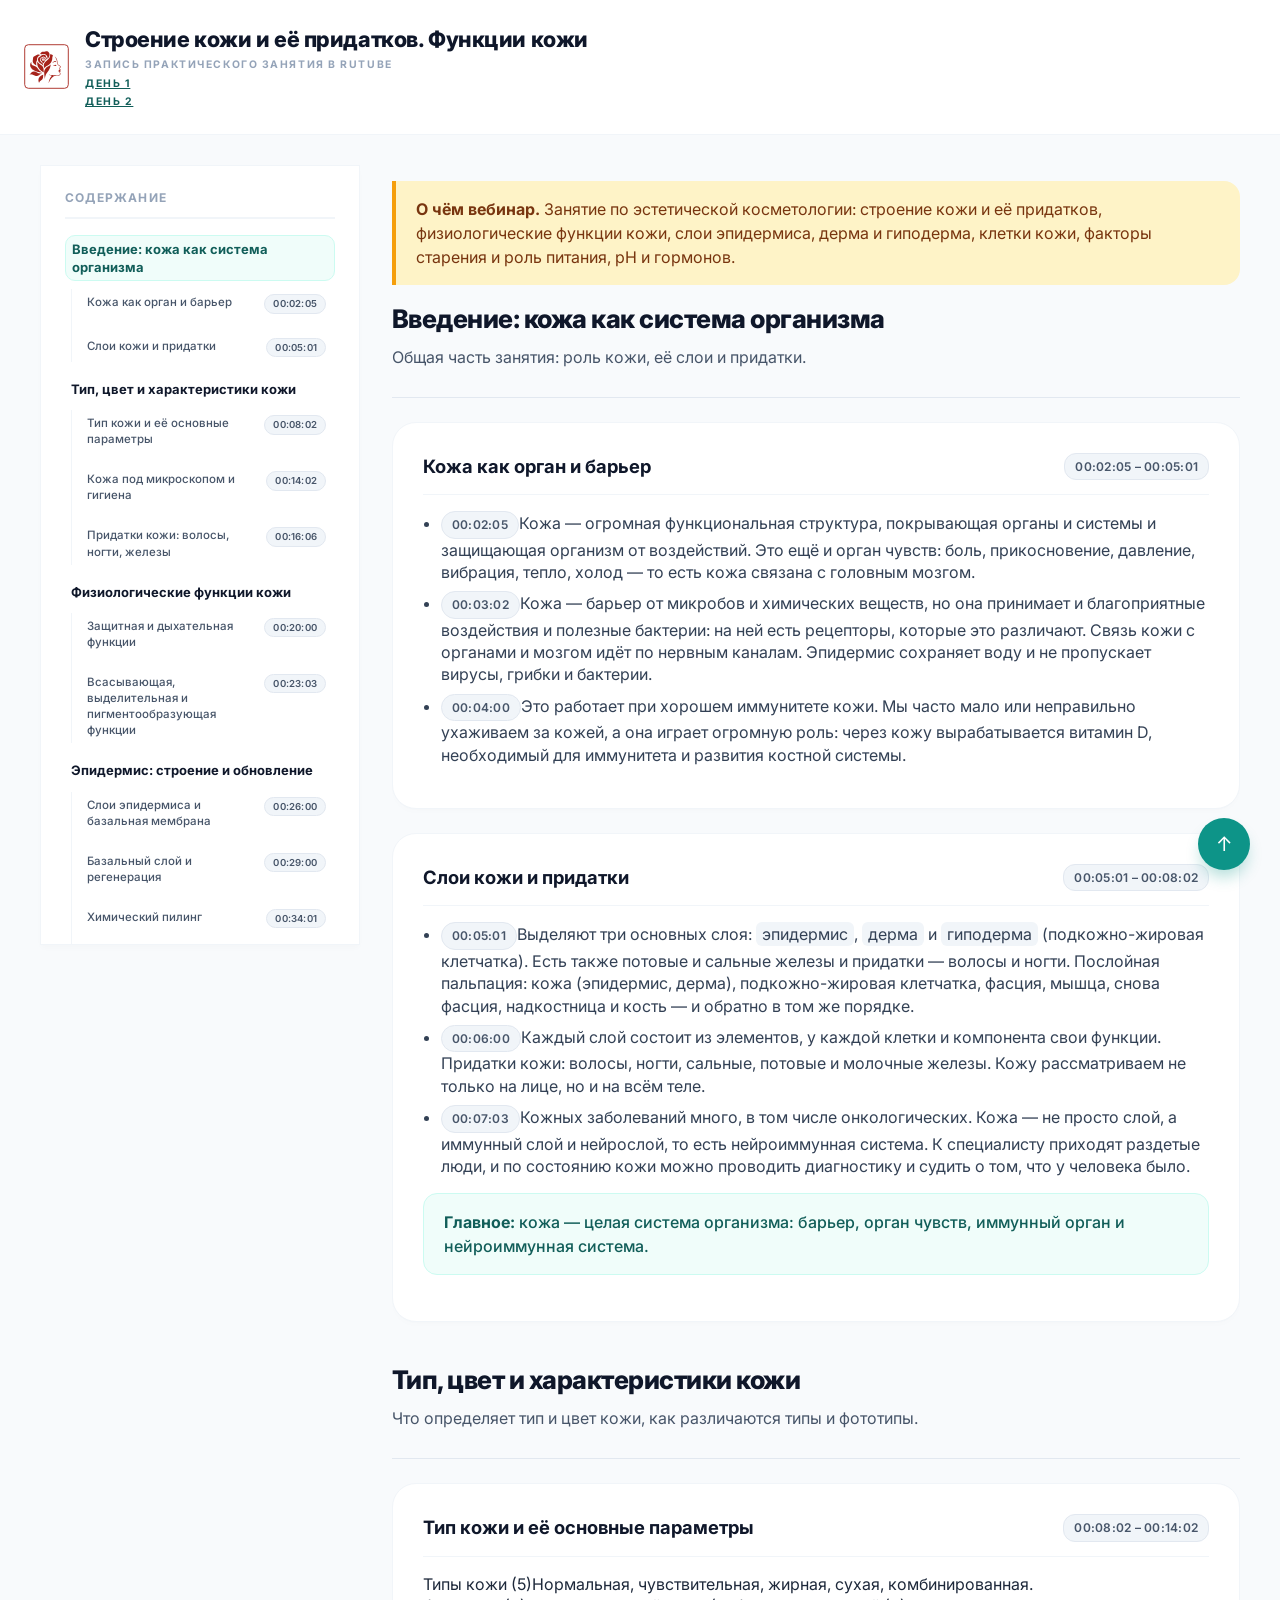
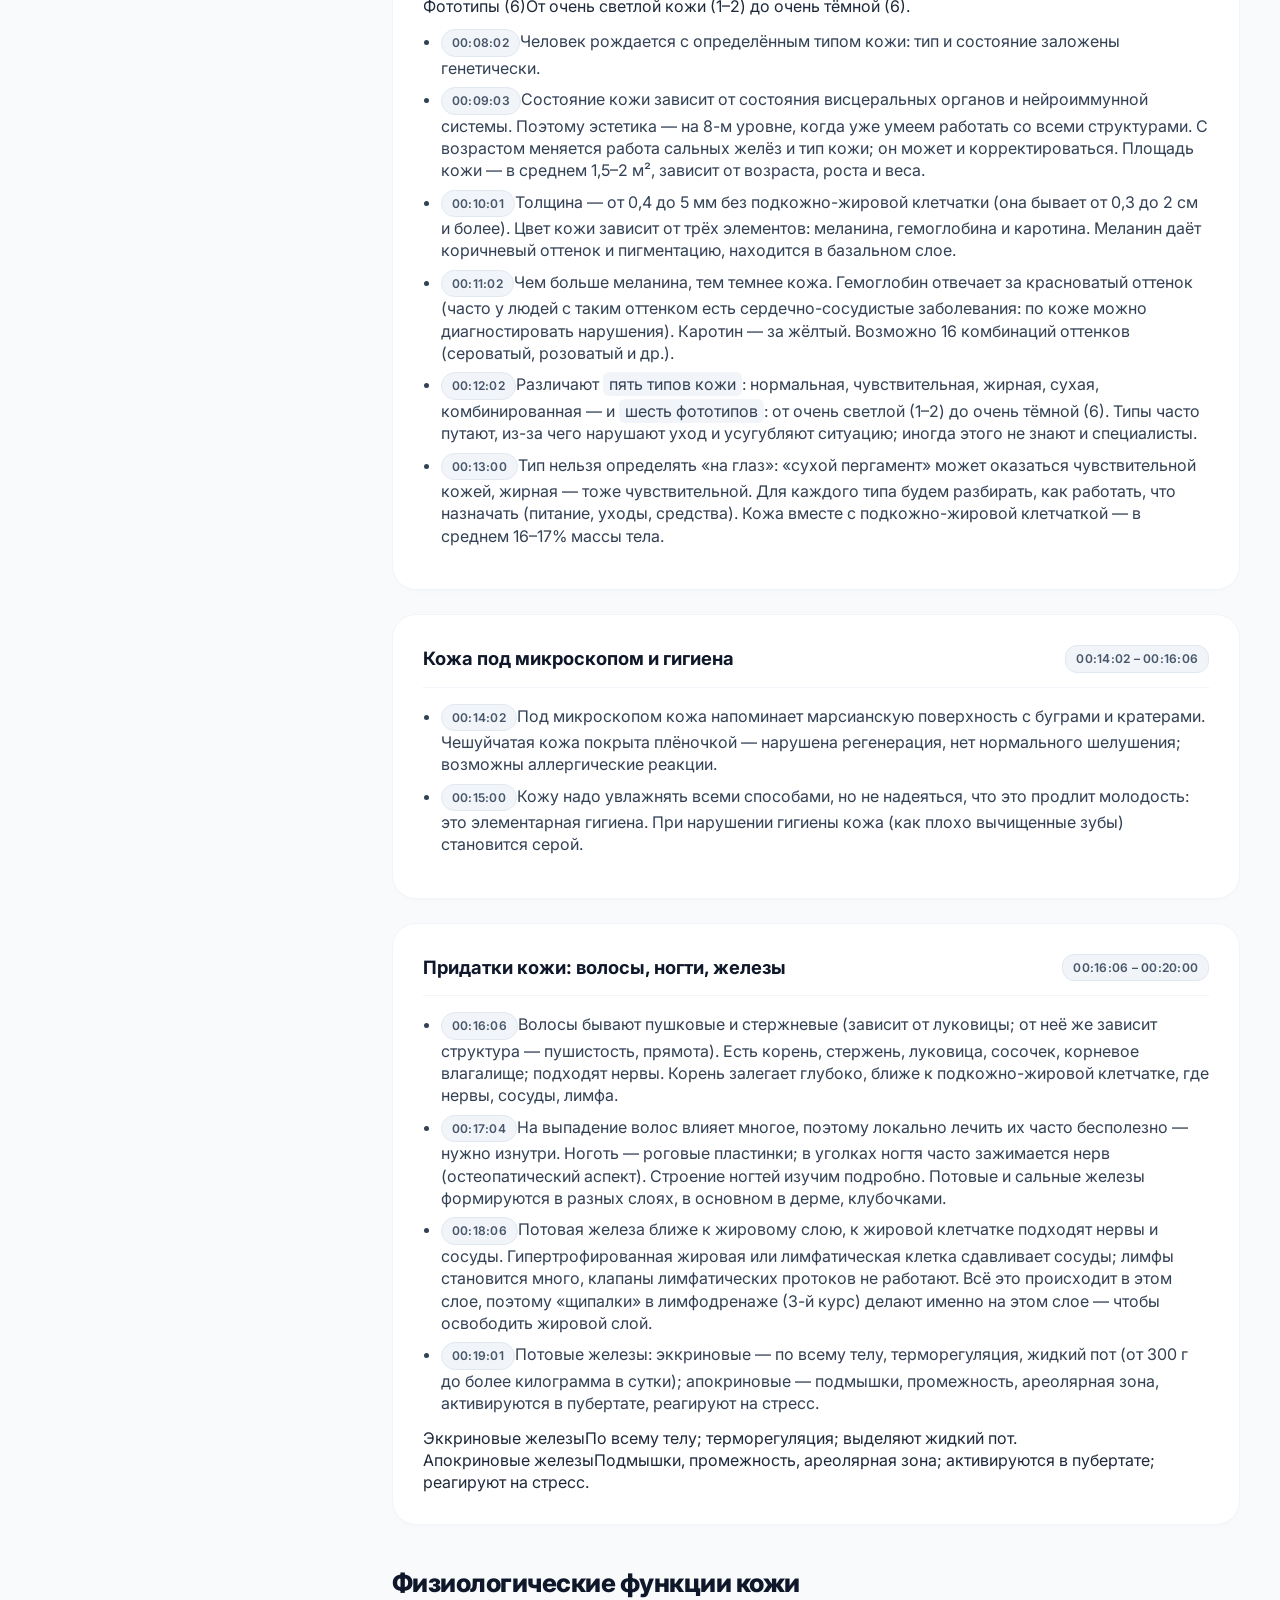
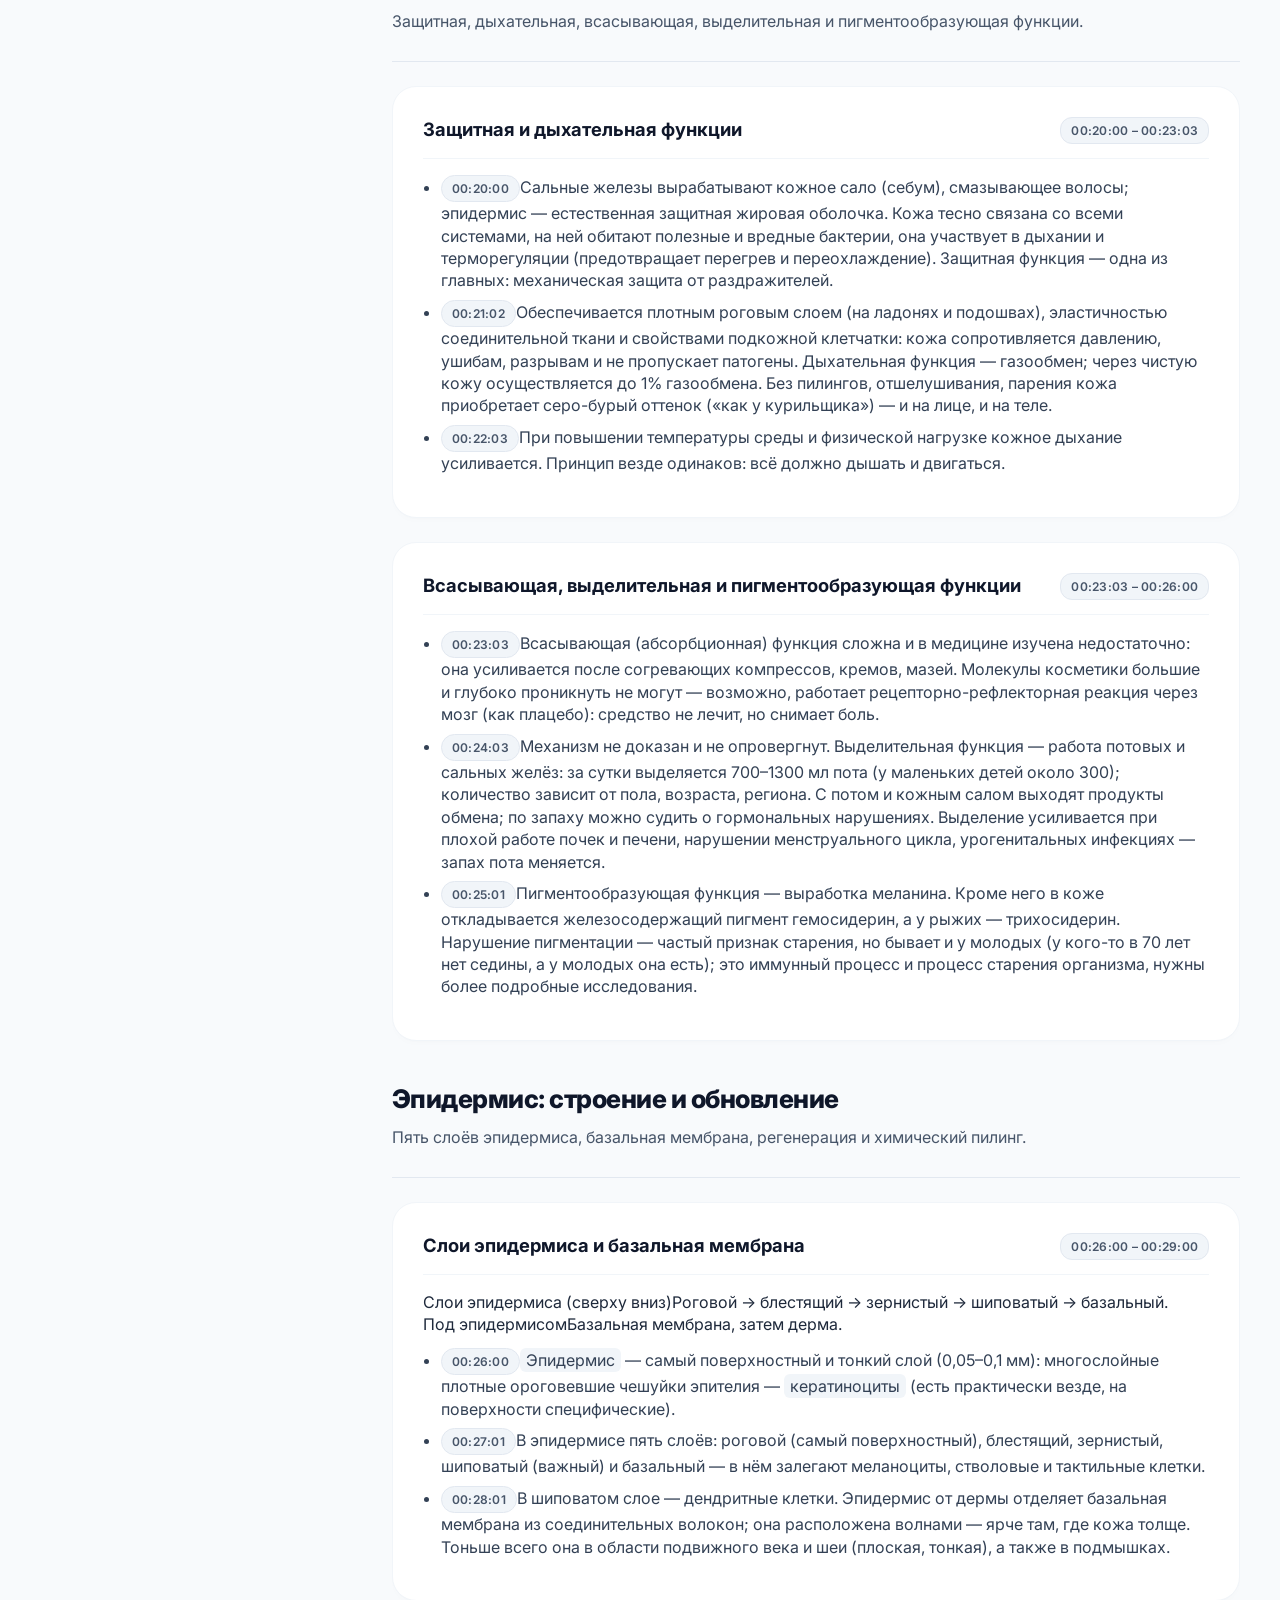
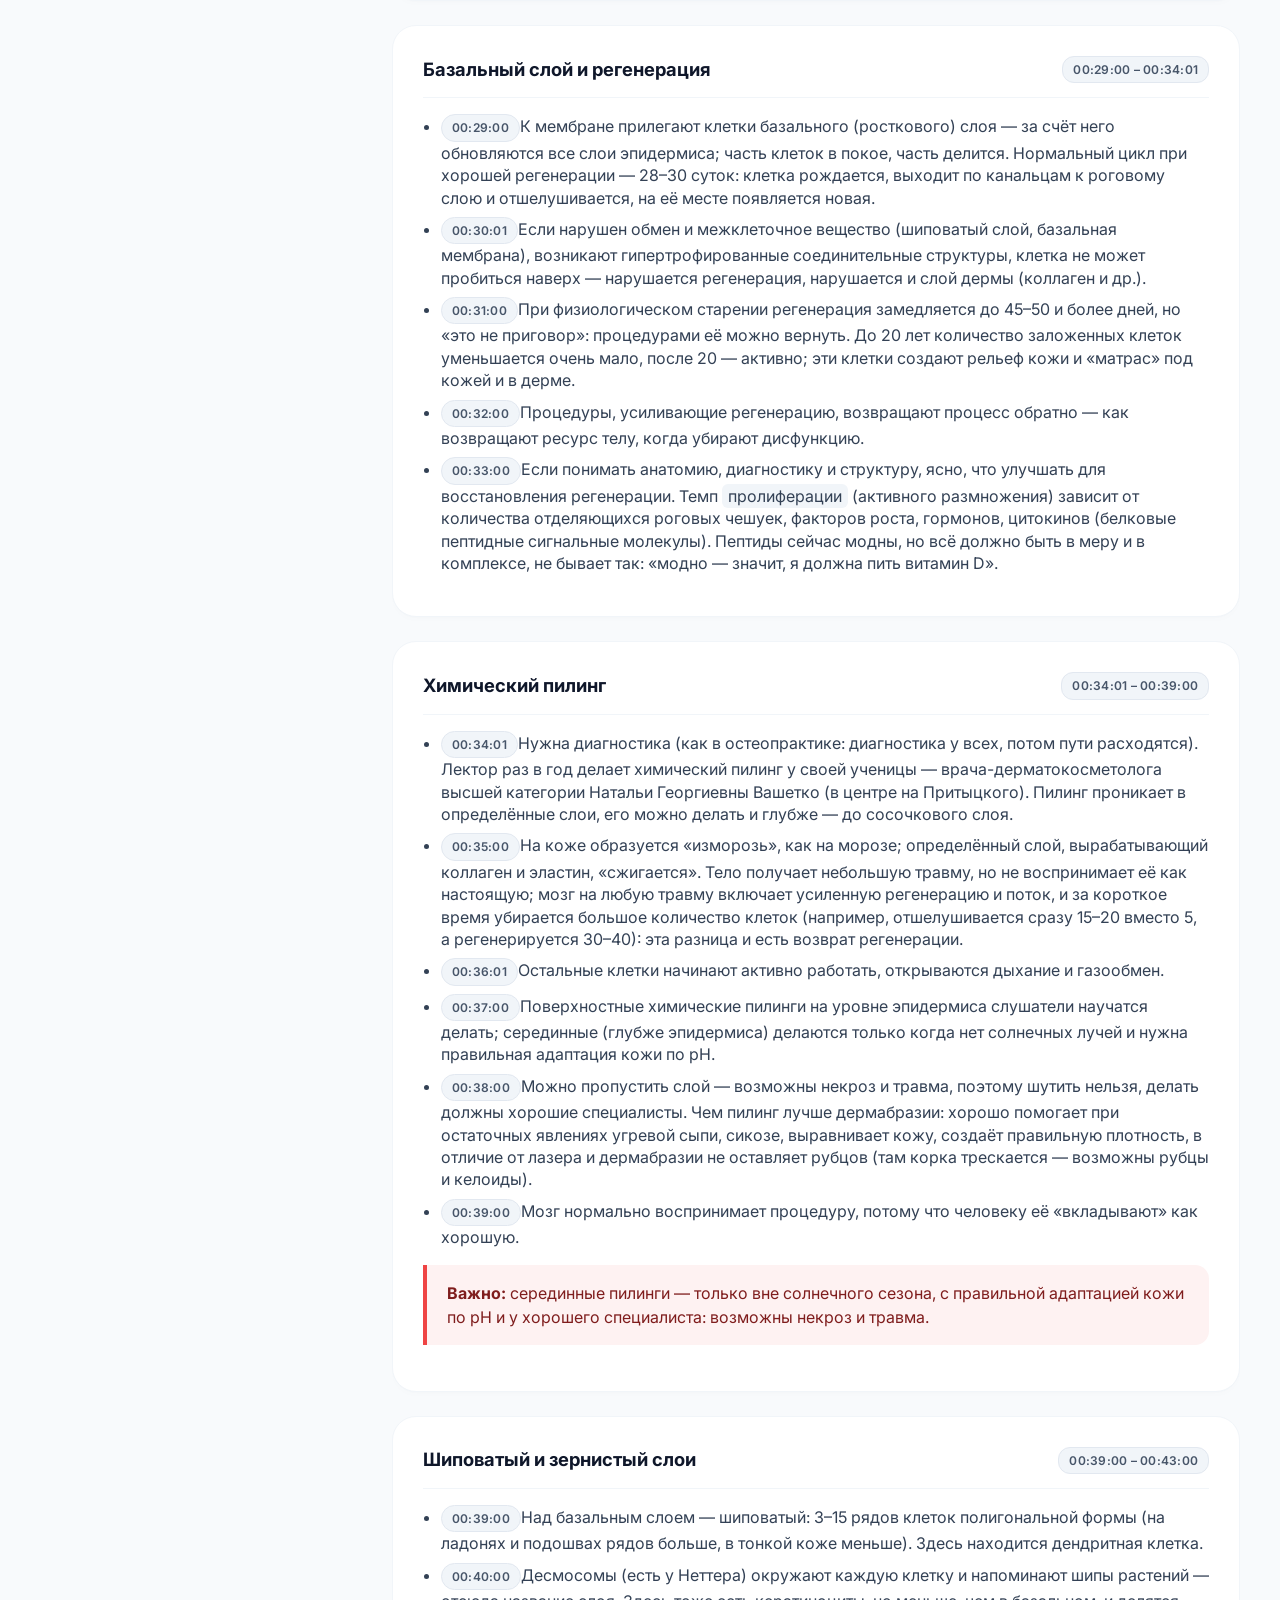
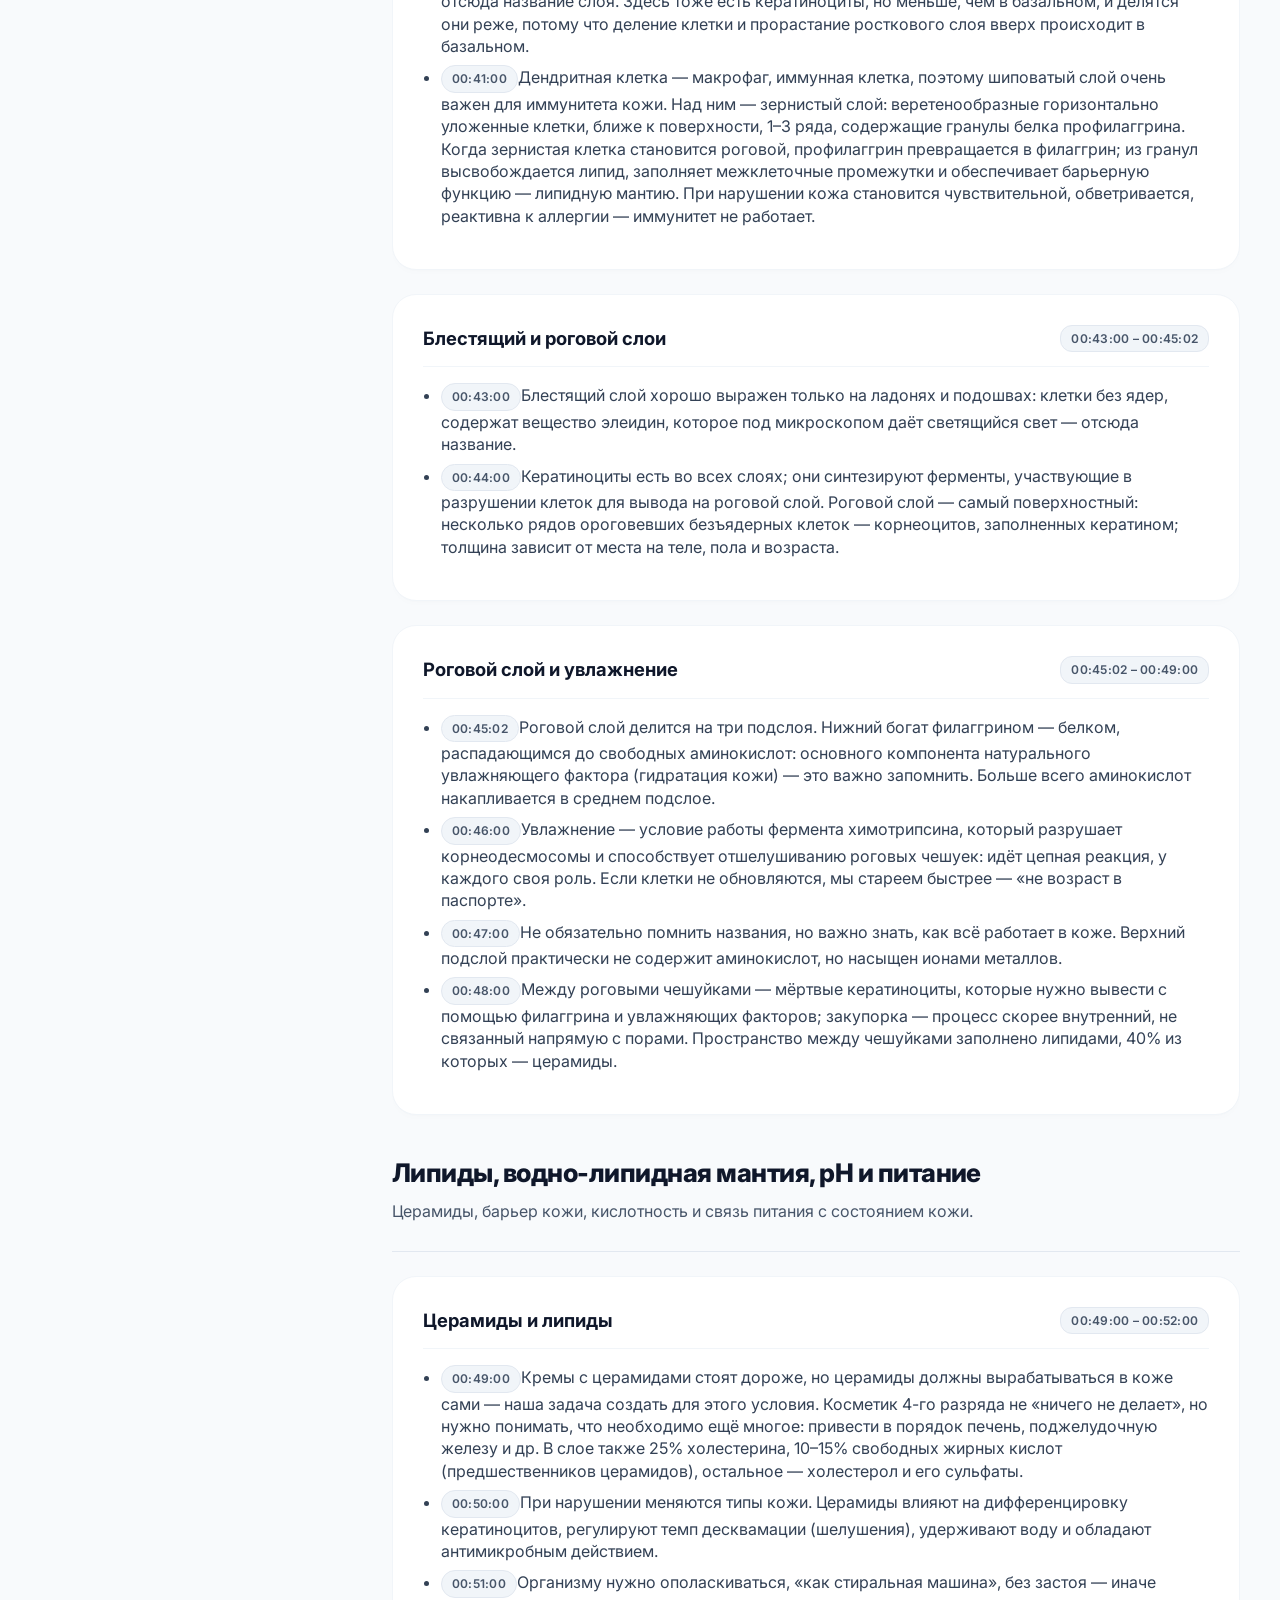
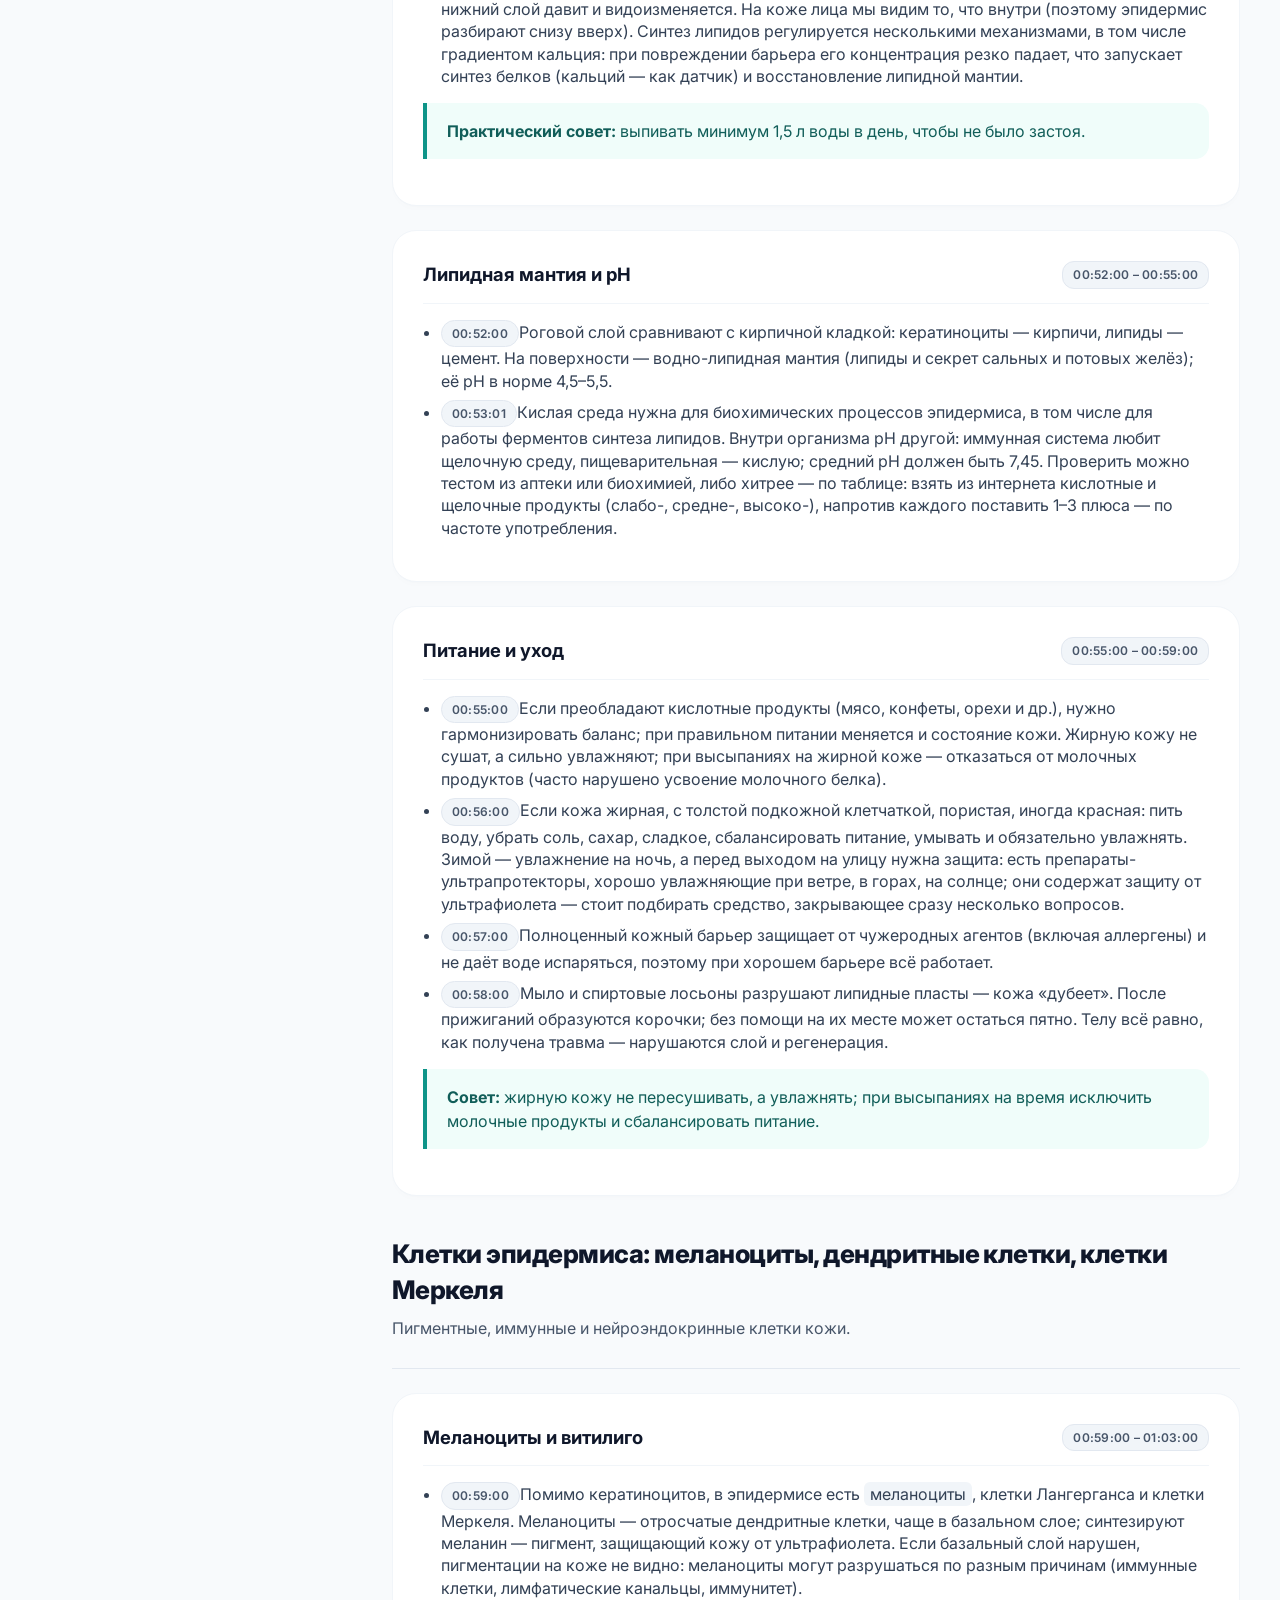
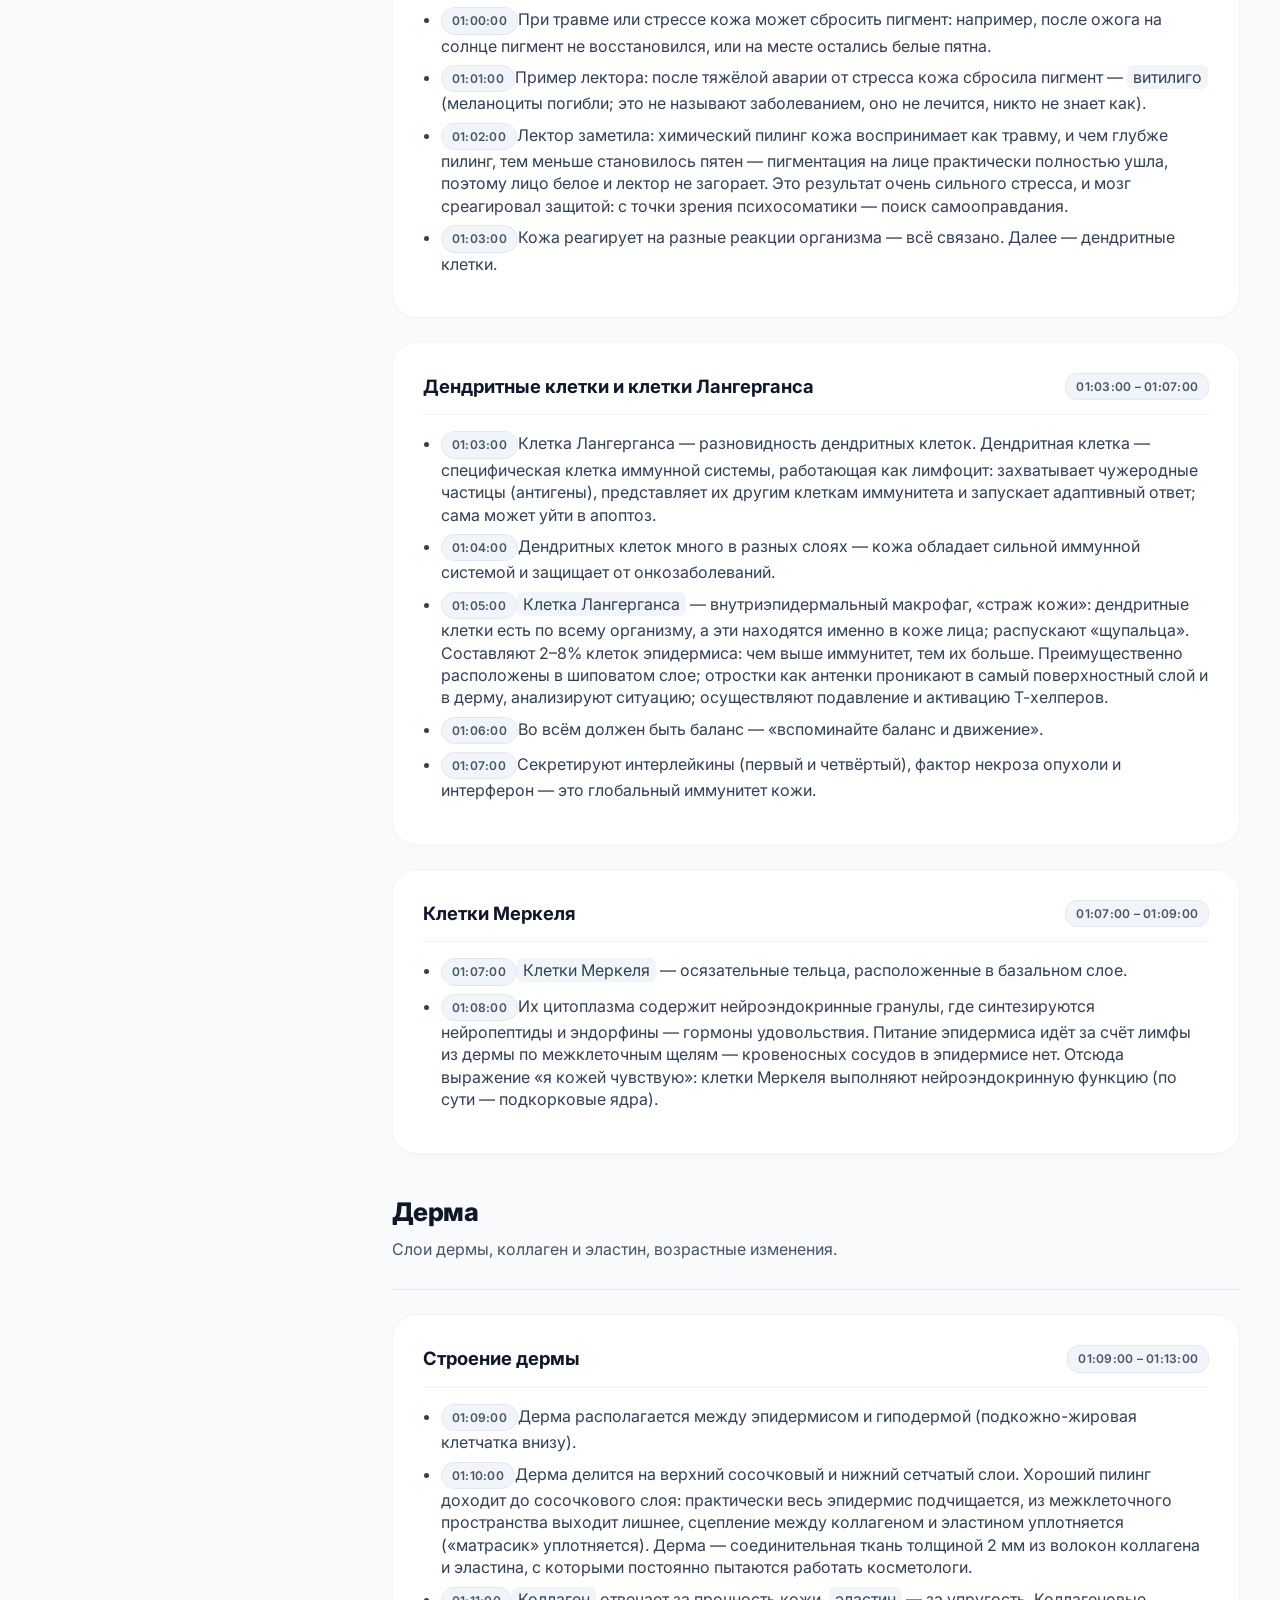
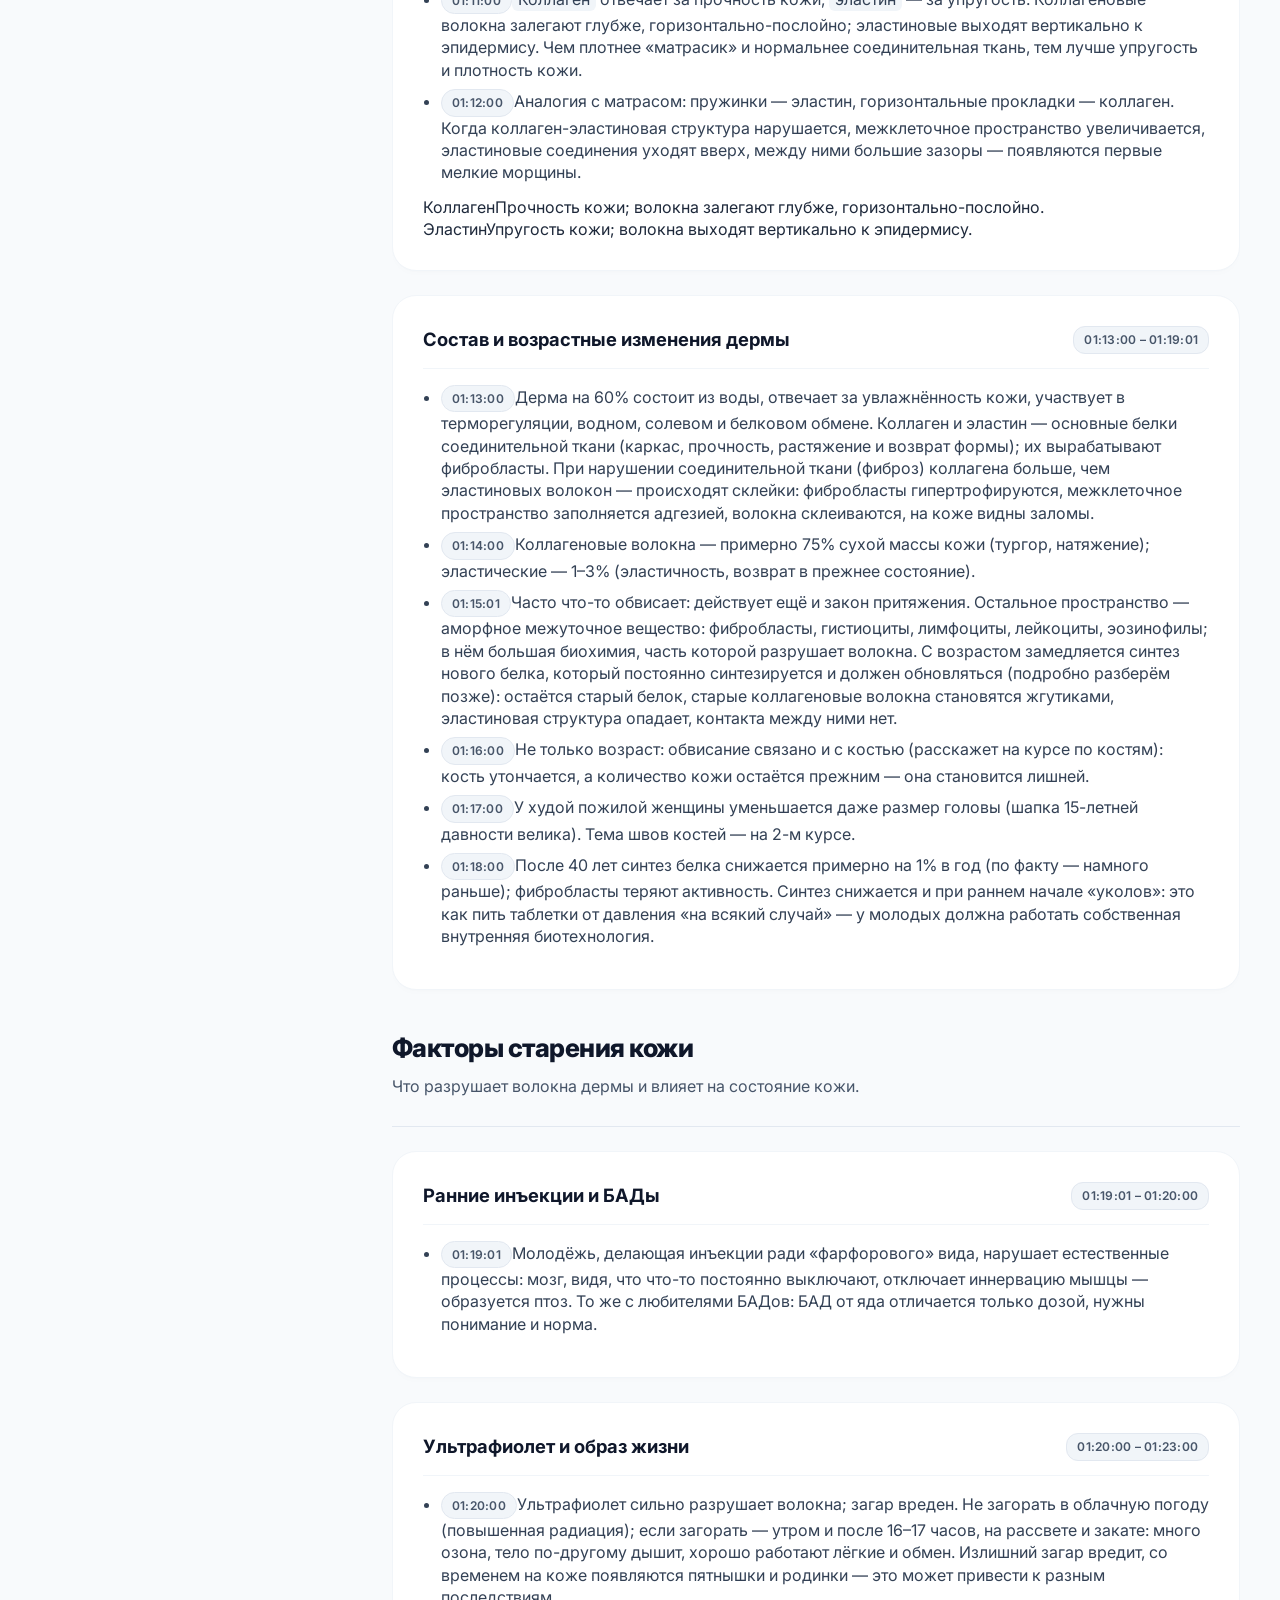
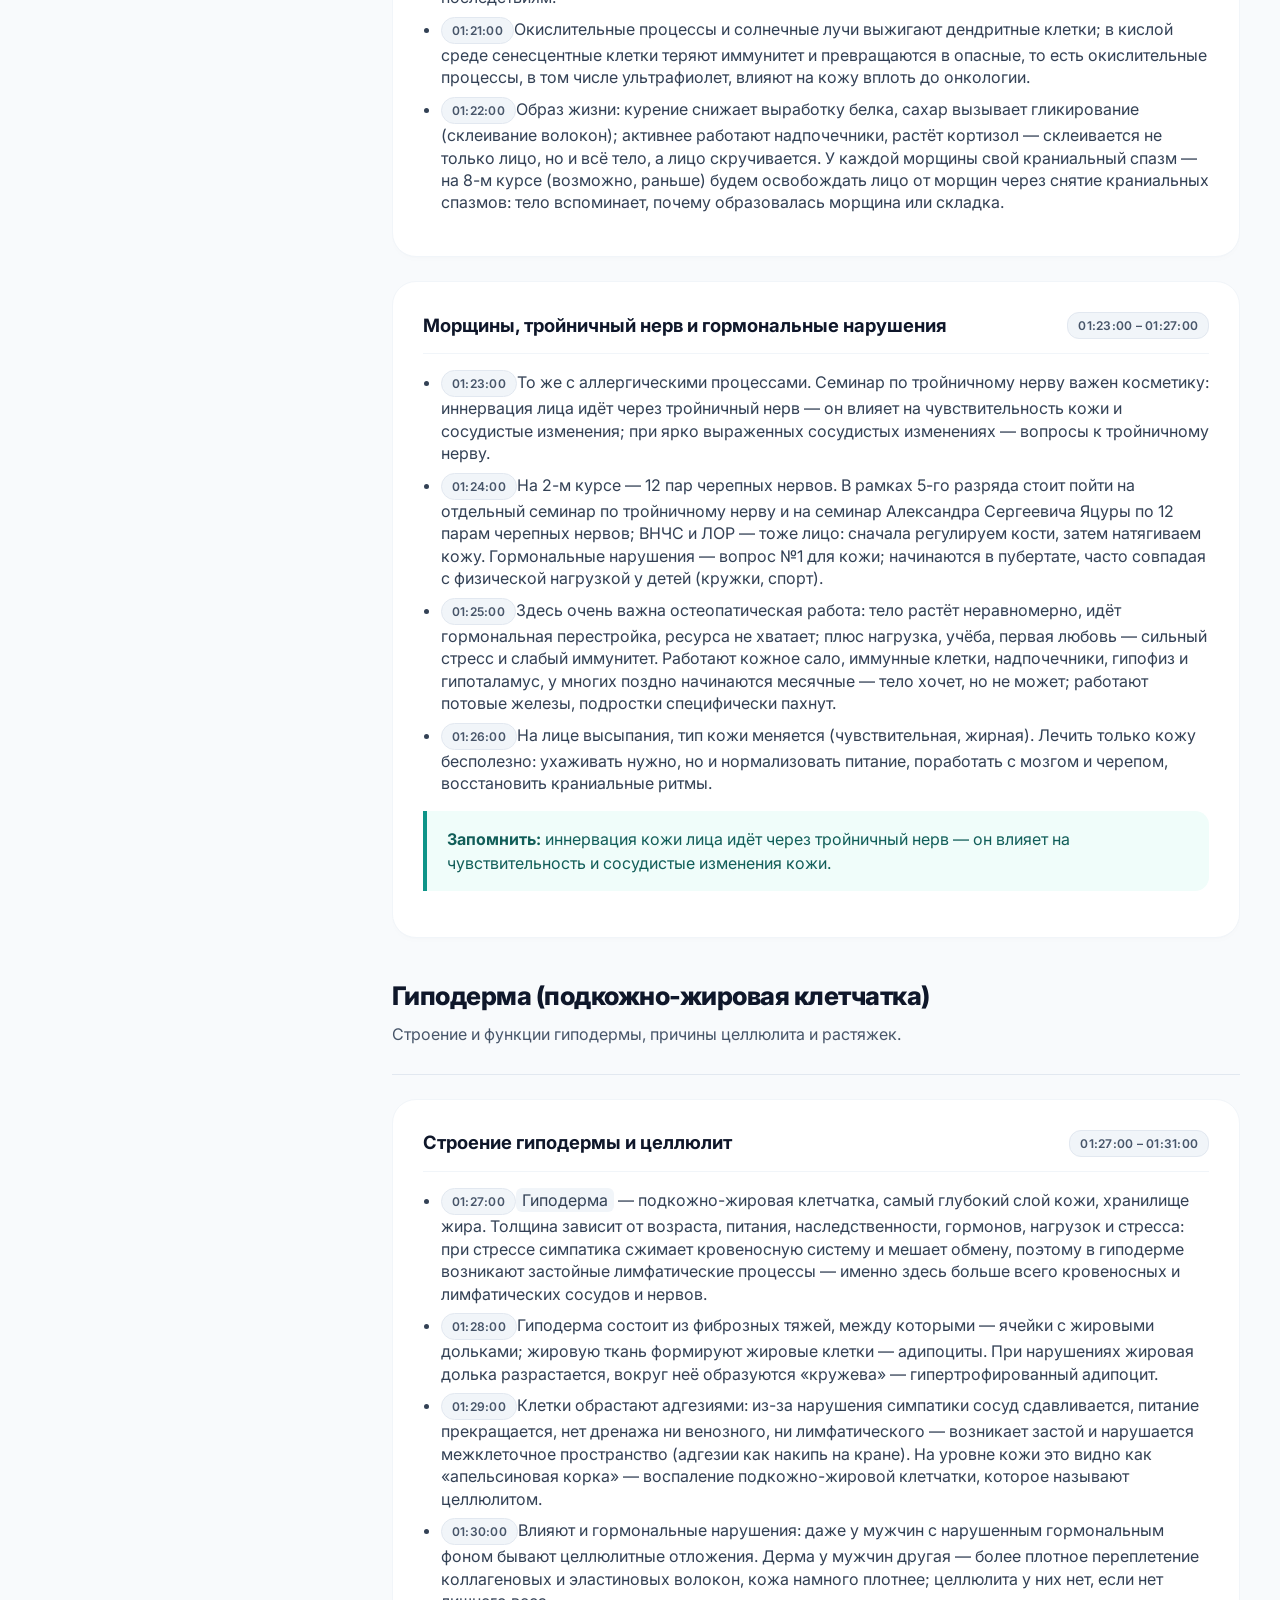
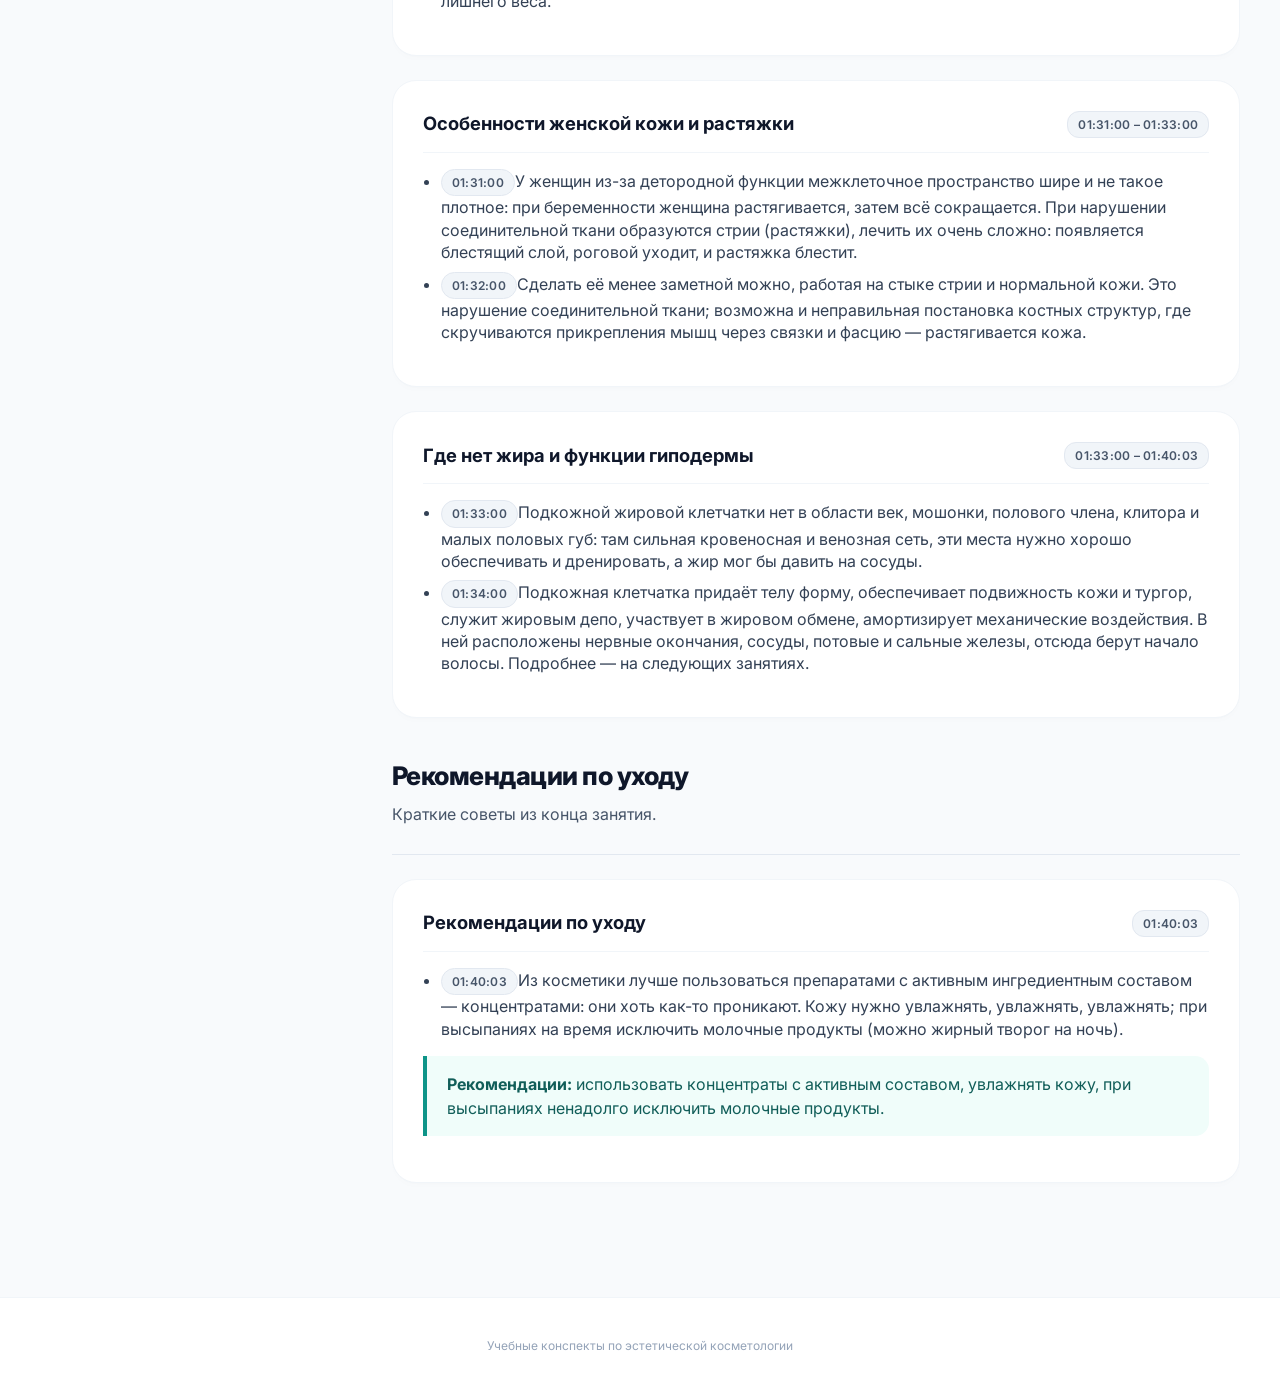
<file: components/stroenie-kozhi.html>
<!DOCTYPE html>
<html lang="ru">
<head>
<meta charset="UTF-8">
<meta name="viewport" content="width=device-width, initial-scale=1.0">
<title>Конспект вебинара: Строение кожи и её придатков, функции кожи</title>
<link rel="preconnect" href="https://fonts.googleapis.com">
<link rel="preconnect" href="https://fonts.gstatic.com" crossorigin>
<link href="https://fonts.googleapis.com/css2?family=Inter:wght@400;500;600;700;800&display=swap" rel="stylesheet">
<meta name="robots" content="noindex, nofollow">
<link href="../style.css" rel="stylesheet">
<link rel="icon" type="image/png" href="../assets/img/cosmetic-favicon.png">
</head>
<body>

<div class="sidebar-overlay" id="sidebarOverlay"></div>

<div class="menu-toggle-btn" id="menuToggleBtn" aria-label="Открыть меню навигации">
    <div class="hamburger-icon"><span></span><span></span><span></span></div>
</div>

<header class="app-header" id="header">
    <a href="../index.html" class="logo">
        <img src="../assets/img/cosmetic-logo.svg" alt="logo">
    </a>
    <div>
        <h1>Строение кожи и её придатков. Функции кожи</h1>
        <p>Запись практического занятия в RuTube</p>
        <p><a href="https://youtu.be/aZf44Nut2nY?si=8QVg5ZYdH5pAbH6j" target="_blank">День 1</a></p>
        <p><a href="https://youtu.be/_gBggIUMWko?si=wksXVQx3WoEWYN_v" target="_blank">День 2</a></p>
    </div>
</header>

<div class="layout-container">
    <aside class="sidebar">
        <div class="sidebar-top-line">
            <h2>Содержание</h2>
            <button class="close-sidebar-btn" id="closeSidebarBtn" aria-label="Закрыть меню">×</button></div>
        <ul class="nav-list">
<li>
<a href="#s1" class="nav-section-header">Введение: кожа как система организма</a>
<ul class="sub-index">
<li><a href="#c2"><span>Кожа как орган и барьер</span><span class="timestamp tc-mini">00:02:05</span></a></li>
<li><a href="#c3"><span>Слои кожи и придатки</span><span class="timestamp tc-mini">00:05:01</span></a></li>
</ul>
</li>
<li>
<a href="#s2" class="nav-section-header">Тип, цвет и характеристики кожи</a>
<ul class="sub-index">
<li><a href="#c4"><span>Тип кожи и её основные параметры</span><span class="timestamp tc-mini">00:08:02</span></a></li>
<li><a href="#c5"><span>Кожа под микроскопом и гигиена</span><span class="timestamp tc-mini">00:14:02</span></a></li>
<li><a href="#c6"><span>Придатки кожи: волосы, ногти, железы</span><span class="timestamp tc-mini">00:16:06</span></a></li>
</ul>
</li>
<li>
<a href="#s3" class="nav-section-header">Физиологические функции кожи</a>
<ul class="sub-index">
<li><a href="#c7"><span>Защитная и дыхательная функции</span><span class="timestamp tc-mini">00:20:00</span></a></li>
<li><a href="#c8"><span>Всасывающая, выделительная и пигментообразующая функции</span><span class="timestamp tc-mini">00:23:03</span></a></li>
</ul>
</li>
<li>
<a href="#s4" class="nav-section-header">Эпидермис: строение и обновление</a>
<ul class="sub-index">
<li><a href="#c9"><span>Слои эпидермиса и базальная мембрана</span><span class="timestamp tc-mini">00:26:00</span></a></li>
<li><a href="#c10"><span>Базальный слой и регенерация</span><span class="timestamp tc-mini">00:29:00</span></a></li>
<li><a href="#c11"><span>Химический пилинг</span><span class="timestamp tc-mini">00:34:01</span></a></li>
<li><a href="#c12"><span>Шиповатый и зернистый слои</span><span class="timestamp tc-mini">00:39:00</span></a></li>
<li><a href="#c13"><span>Блестящий и роговой слои</span><span class="timestamp tc-mini">00:43:00</span></a></li>
<li><a href="#c14"><span>Роговой слой и увлажнение</span><span class="timestamp tc-mini">00:45:02</span></a></li>
</ul>
</li>
<li>
<a href="#s5" class="nav-section-header">Липиды, водно-липидная мантия, pH и питание</a>
<ul class="sub-index">
<li><a href="#c15"><span>Церамиды и липиды</span><span class="timestamp tc-mini">00:49:00</span></a></li>
<li><a href="#c16"><span>Липидная мантия и pH</span><span class="timestamp tc-mini">00:52:00</span></a></li>
<li><a href="#c17"><span>Питание и уход</span><span class="timestamp tc-mini">00:55:00</span></a></li>
</ul>
</li>
<li>
<a href="#s6" class="nav-section-header">Клетки эпидермиса: меланоциты, дендритные клетки, клетки Меркеля</a>
<ul class="sub-index">
<li><a href="#c18"><span>Меланоциты и витилиго</span><span class="timestamp tc-mini">00:59:00</span></a></li>
<li><a href="#c19"><span>Дендритные клетки и клетки Лангерганса</span><span class="timestamp tc-mini">01:03:00</span></a></li>
<li><a href="#c20"><span>Клетки Меркеля</span><span class="timestamp tc-mini">01:07:00</span></a></li>
</ul>
</li>
<li>
<a href="#s7" class="nav-section-header">Дерма</a>
<ul class="sub-index">
<li><a href="#c21"><span>Строение дермы</span><span class="timestamp tc-mini">01:09:00</span></a></li>
<li><a href="#c22"><span>Состав и возрастные изменения дермы</span><span class="timestamp tc-mini">01:13:00</span></a></li>
</ul>
</li>
<li>
<a href="#s8" class="nav-section-header">Факторы старения кожи</a>
<ul class="sub-index">
<li><a href="#c23"><span>Ранние инъекции и БАДы</span><span class="timestamp tc-mini">01:19:01</span></a></li>
<li><a href="#c24"><span>Ультрафиолет и образ жизни</span><span class="timestamp tc-mini">01:20:00</span></a></li>
<li><a href="#c25"><span>Морщины, тройничный нерв и гормональные нарушения</span><span class="timestamp tc-mini">01:23:00</span></a></li>
</ul>
</li>
<li>
<a href="#s9" class="nav-section-header">Гиподерма (подкожно-жировая клетчатка)</a>
<ul class="sub-index">
<li><a href="#c26"><span>Строение гиподермы и целлюлит</span><span class="timestamp tc-mini">01:27:00</span></a></li>
<li><a href="#c27"><span>Особенности женской кожи и растяжки</span><span class="timestamp tc-mini">01:31:00</span></a></li>
<li><a href="#c28"><span>Где нет жира и функции гиподермы</span><span class="timestamp tc-mini">01:33:00</span></a></li>
</ul>
</li>
<li>
<a href="#s10" class="nav-section-header">Рекомендации по уходу</a>
<ul class="sub-index">
<li><a href="#c30"><span>Рекомендации по уходу</span><span class="timestamp tc-mini">01:40:03</span></a></li>
</ul>
</li>

        </ul>
    </aside>

    <main class="main-content">
<blockquote><b>О чём вебинар.</b> Занятие по эстетической косметологии: строение кожи и её придатков, физиологические функции кожи, слои эпидермиса, дерма и гиподерма, клетки кожи, факторы старения и роль питания, pH и гормонов.</blockquote>

<div id="s1" class="category-divider">
<h2>Введение: кожа как система организма</h2>
<p class="category-description">Общая часть занятия: роль кожи, её слои и придатки.</p>
</div>

<div class="test-card" id="c2">
<h3>Кожа как орган и барьер<span class="timestamp"><span class="tc">00:02:05 – 00:05:01</span></span></h3>
<ul class="content-list">
<li><span class="timestamp timestamp-sub"><span class="tc">00:02:05</span></span>Кожа — огромная функциональная структура, покрывающая органы и системы и защищающая организм от воздействий. Это ещё и орган чувств: боль, прикосновение, давление, вибрация, тепло, холод — то есть кожа связана с головным мозгом.</li>
<li><span class="timestamp timestamp-sub"><span class="tc">00:03:02</span></span>Кожа — барьер от микробов и химических веществ, но она принимает и благоприятные воздействия и полезные бактерии: на ней есть рецепторы, которые это различают. Связь кожи с органами и мозгом идёт по нервным каналам. Эпидермис сохраняет воду и не пропускает вирусы, грибки и бактерии.</li>
<li><span class="timestamp timestamp-sub"><span class="tc">00:04:00</span></span>Это работает при хорошем иммунитете кожи. Мы часто мало или неправильно ухаживаем за кожей, а она играет огромную роль: через кожу вырабатывается витамин D, необходимый для иммунитета и развития костной системы.</li>
</ul>
</div>

<div class="test-card" id="c3">
<h3>Слои кожи и придатки<span class="timestamp"><span class="tc">00:05:01 – 00:08:02</span></span></h3>
<ul class="content-list">
<li><span class="timestamp timestamp-sub"><span class="tc">00:05:01</span></span>Выделяют три основных слоя: <span class="key-term">эпидермис</span>, <span class="key-term">дерма</span> и <span class="key-term">гиподерма</span> (подкожно-жировая клетчатка). Есть также потовые и сальные железы и придатки — волосы и ногти. Послойная пальпация: кожа (эпидермис, дерма), подкожно-жировая клетчатка, фасция, мышца, снова фасция, надкостница и кость — и обратно в том же порядке.</li>
<li><span class="timestamp timestamp-sub"><span class="tc">00:06:00</span></span>Каждый слой состоит из элементов, у каждой клетки и компонента свои функции. Придатки кожи: волосы, ногти, сальные, потовые и молочные железы. Кожу рассматриваем не только на лице, но и на всём теле.</li>
<li><span class="timestamp timestamp-sub"><span class="tc">00:07:03</span></span>Кожных заболеваний много, в том числе онкологических. Кожа — не просто слой, а иммунный слой и нейрослой, то есть нейроиммунная система. К специалисту приходят раздетые люди, и по состоянию кожи можно проводить диагностику и судить о том, что у человека было.</li>
</ul>
<div class="hand-position"><strong>Главное:</strong> кожа — целая система организма: барьер, орган чувств, иммунный орган и нейроиммунная система.</div></div>


<div id="s2" class="category-divider">
<h2>Тип, цвет и характеристики кожи</h2>
<p class="category-description">Что определяет тип и цвет кожи, как различаются типы и фототипы.</p>
</div>

<div class="test-card" id="c4">
<h3>Тип кожи и её основные параметры<span class="timestamp"><span class="tc">00:08:02 – 00:14:02</span></span></h3>
<div class="breath-rhythm-grid">
<div class="breath-phase breath-in"><span class="phase-title">Типы кожи (5)</span>Нормальная, чувствительная, жирная, сухая, комбинированная.</div>
<div class="breath-phase breath-out"><span class="phase-title">Фототипы (6)</span>От очень светлой кожи (1–2) до очень тёмной (6).</div>
</div><ul class="content-list">
<li><span class="timestamp timestamp-sub"><span class="tc">00:08:02</span></span>Человек рождается с определённым типом кожи: тип и состояние заложены генетически.</li>
<li><span class="timestamp timestamp-sub"><span class="tc">00:09:03</span></span>Состояние кожи зависит от состояния висцеральных органов и нейроиммунной системы. Поэтому эстетика — на 8-м уровне, когда уже умеем работать со всеми структурами. С возрастом меняется работа сальных желёз и тип кожи; он может и корректироваться. Площадь кожи — в среднем 1,5–2 м², зависит от возраста, роста и веса.</li>
<li><span class="timestamp timestamp-sub"><span class="tc">00:10:01</span></span>Толщина — от 0,4 до 5 мм без подкожно-жировой клетчатки (она бывает от 0,3 до 2 см и более). Цвет кожи зависит от трёх элементов: меланина, гемоглобина и каротина. Меланин даёт коричневый оттенок и пигментацию, находится в базальном слое.</li>
<li><span class="timestamp timestamp-sub"><span class="tc">00:11:02</span></span>Чем больше меланина, тем темнее кожа. Гемоглобин отвечает за красноватый оттенок (часто у людей с таким оттенком есть сердечно-сосудистые заболевания: по коже можно диагностировать нарушения). Каротин — за жёлтый. Возможно 16 комбинаций оттенков (сероватый, розоватый и др.).</li>
<li><span class="timestamp timestamp-sub"><span class="tc">00:12:02</span></span>Различают <span class="key-term">пять типов кожи</span>: нормальная, чувствительная, жирная, сухая, комбинированная — и <span class="key-term">шесть фототипов</span>: от очень светлой (1–2) до очень тёмной (6). Типы часто путают, из-за чего нарушают уход и усугубляют ситуацию; иногда этого не знают и специалисты.</li>
<li><span class="timestamp timestamp-sub"><span class="tc">00:13:00</span></span>Тип нельзя определять «на глаз»: «сухой пергамент» может оказаться чувствительной кожей, жирная — тоже чувствительной. Для каждого типа будем разбирать, как работать, что назначать (питание, уходы, средства). Кожа вместе с подкожно-жировой клетчаткой — в среднем 16–17% массы тела.</li>
</ul>
</div>

<div class="test-card" id="c5">
<h3>Кожа под микроскопом и гигиена<span class="timestamp"><span class="tc">00:14:02 – 00:16:06</span></span></h3>
<ul class="content-list">
<li><span class="timestamp timestamp-sub"><span class="tc">00:14:02</span></span>Под микроскопом кожа напоминает марсианскую поверхность с буграми и кратерами. Чешуйчатая кожа покрыта плёночкой — нарушена регенерация, нет нормального шелушения; возможны аллергические реакции.</li>
<li><span class="timestamp timestamp-sub"><span class="tc">00:15:00</span></span>Кожу надо увлажнять всеми способами, но не надеяться, что это продлит молодость: это элементарная гигиена. При нарушении гигиены кожа (как плохо вычищенные зубы) становится серой.</li>
</ul>
</div>

<div class="test-card" id="c6">
<h3>Придатки кожи: волосы, ногти, железы<span class="timestamp"><span class="tc">00:16:06 – 00:20:00</span></span></h3>
<ul class="content-list">
<li><span class="timestamp timestamp-sub"><span class="tc">00:16:06</span></span>Волосы бывают пушковые и стержневые (зависит от луковицы; от неё же зависит структура — пушистость, прямота). Есть корень, стержень, луковица, сосочек, корневое влагалище; подходят нервы. Корень залегает глубоко, ближе к подкожно-жировой клетчатке, где нервы, сосуды, лимфа.</li>
<li><span class="timestamp timestamp-sub"><span class="tc">00:17:04</span></span>На выпадение волос влияет многое, поэтому локально лечить их часто бесполезно — нужно изнутри. Ноготь — роговые пластинки; в уголках ногтя часто зажимается нерв (остеопатический аспект). Строение ногтей изучим подробно. Потовые и сальные железы формируются в разных слоях, в основном в дерме, клубочками.</li>
<li><span class="timestamp timestamp-sub"><span class="tc">00:18:06</span></span>Потовая железа ближе к жировому слою, к жировой клетчатке подходят нервы и сосуды. Гипертрофированная жировая или лимфатическая клетка сдавливает сосуды; лимфы становится много, клапаны лимфатических протоков не работают. Всё это происходит в этом слое, поэтому «щипалки» в лимфодренаже (3-й курс) делают именно на этом слое — чтобы освободить жировой слой.</li>
<li><span class="timestamp timestamp-sub"><span class="tc">00:19:01</span></span>Потовые железы: эккриновые — по всему телу, терморегуляция, жидкий пот (от 300 г до более килограмма в сутки); апокриновые — подмышки, промежность, ареолярная зона, активируются в пубертате, реагируют на стресс.</li>
</ul>
<div class="breath-rhythm-grid">
<div class="breath-phase breath-in"><span class="phase-title">Эккриновые железы</span>По всему телу; терморегуляция; выделяют жидкий пот.</div>
<div class="breath-phase breath-out"><span class="phase-title">Апокриновые железы</span>Подмышки, промежность, ареолярная зона; активируются в пубертате; реагируют на стресс.</div>
</div></div>


<div id="s3" class="category-divider">
<h2>Физиологические функции кожи</h2>
<p class="category-description">Защитная, дыхательная, всасывающая, выделительная и пигментообразующая функции.</p>
</div>

<div class="test-card" id="c7">
<h3>Защитная и дыхательная функции<span class="timestamp"><span class="tc">00:20:00 – 00:23:03</span></span></h3>
<ul class="content-list">
<li><span class="timestamp timestamp-sub"><span class="tc">00:20:00</span></span>Сальные железы вырабатывают кожное сало (себум), смазывающее волосы; эпидермис — естественная защитная жировая оболочка. Кожа тесно связана со всеми системами, на ней обитают полезные и вредные бактерии, она участвует в дыхании и терморегуляции (предотвращает перегрев и переохлаждение). Защитная функция — одна из главных: механическая защита от раздражителей.</li>
<li><span class="timestamp timestamp-sub"><span class="tc">00:21:02</span></span>Обеспечивается плотным роговым слоем (на ладонях и подошвах), эластичностью соединительной ткани и свойствами подкожной клетчатки: кожа сопротивляется давлению, ушибам, разрывам и не пропускает патогены. Дыхательная функция — газообмен; через чистую кожу осуществляется до 1% газообмена. Без пилингов, отшелушивания, парения кожа приобретает серо-бурый оттенок («как у курильщика») — и на лице, и на теле.</li>
<li><span class="timestamp timestamp-sub"><span class="tc">00:22:03</span></span>При повышении температуры среды и физической нагрузке кожное дыхание усиливается. Принцип везде одинаков: всё должно дышать и двигаться.</li>
</ul>
</div>

<div class="test-card" id="c8">
<h3>Всасывающая, выделительная и пигментообразующая функции<span class="timestamp"><span class="tc">00:23:03 – 00:26:00</span></span></h3>
<ul class="content-list">
<li><span class="timestamp timestamp-sub"><span class="tc">00:23:03</span></span>Всасывающая (абсорбционная) функция сложна и в медицине изучена недостаточно: она усиливается после согревающих компрессов, кремов, мазей. Молекулы косметики большие и глубоко проникнуть не могут — возможно, работает рецепторно-рефлекторная реакция через мозг (как плацебо): средство не лечит, но снимает боль.</li>
<li><span class="timestamp timestamp-sub"><span class="tc">00:24:03</span></span>Механизм не доказан и не опровергнут. Выделительная функция — работа потовых и сальных желёз: за сутки выделяется 700–1300 мл пота (у маленьких детей около 300); количество зависит от пола, возраста, региона. С потом и кожным салом выходят продукты обмена; по запаху можно судить о гормональных нарушениях. Выделение усиливается при плохой работе почек и печени, нарушении менструального цикла, урогенитальных инфекциях — запах пота меняется.</li>
<li><span class="timestamp timestamp-sub"><span class="tc">00:25:01</span></span>Пигментообразующая функция — выработка меланина. Кроме него в коже откладывается железосодержащий пигмент гемосидерин, а у рыжих — трихосидерин. Нарушение пигментации — частый признак старения, но бывает и у молодых (у кого-то в 70 лет нет седины, а у молодых она есть); это иммунный процесс и процесс старения организма, нужны более подробные исследования.</li>
</ul>
</div>


<div id="s4" class="category-divider">
<h2>Эпидермис: строение и обновление</h2>
<p class="category-description">Пять слоёв эпидермиса, базальная мембрана, регенерация и химический пилинг.</p>
</div>

<div class="test-card" id="c9">
<h3>Слои эпидермиса и базальная мембрана<span class="timestamp"><span class="tc">00:26:00 – 00:29:00</span></span></h3>
<div class="breath-rhythm-grid">
<div class="breath-phase breath-in"><span class="phase-title">Слои эпидермиса (сверху вниз)</span>Роговой → блестящий → зернистый → шиповатый → базальный.</div>
<div class="breath-phase breath-out"><span class="phase-title">Под эпидермисом</span>Базальная мембрана, затем дерма.</div>
</div><ul class="content-list">
<li><span class="timestamp timestamp-sub"><span class="tc">00:26:00</span></span><span class="key-term">Эпидермис</span> — самый поверхностный и тонкий слой (0,05–0,1 мм): многослойные плотные ороговевшие чешуйки эпителия — <span class="key-term">кератиноциты</span> (есть практически везде, на поверхности специфические).</li>
<li><span class="timestamp timestamp-sub"><span class="tc">00:27:01</span></span>В эпидермисе пять слоёв: роговой (самый поверхностный), блестящий, зернистый, шиповатый (важный) и базальный — в нём залегают меланоциты, стволовые и тактильные клетки.</li>
<li><span class="timestamp timestamp-sub"><span class="tc">00:28:01</span></span>В шиповатом слое — дендритные клетки. Эпидермис от дермы отделяет базальная мембрана из соединительных волокон; она расположена волнами — ярче там, где кожа толще. Тоньше всего она в области подвижного века и шеи (плоская, тонкая), а также в подмышках.</li>
</ul>
</div>

<div class="test-card" id="c10">
<h3>Базальный слой и регенерация<span class="timestamp"><span class="tc">00:29:00 – 00:34:01</span></span></h3>
<ul class="content-list">
<li><span class="timestamp timestamp-sub"><span class="tc">00:29:00</span></span>К мембране прилегают клетки базального (росткового) слоя — за счёт него обновляются все слои эпидермиса; часть клеток в покое, часть делится. Нормальный цикл при хорошей регенерации — 28–30 суток: клетка рождается, выходит по канальцам к роговому слою и отшелушивается, на её месте появляется новая.</li>
<li><span class="timestamp timestamp-sub"><span class="tc">00:30:01</span></span>Если нарушен обмен и межклеточное вещество (шиповатый слой, базальная мембрана), возникают гипертрофированные соединительные структуры, клетка не может пробиться наверх — нарушается регенерация, нарушается и слой дермы (коллаген и др.).</li>
<li><span class="timestamp timestamp-sub"><span class="tc">00:31:00</span></span>При физиологическом старении регенерация замедляется до 45–50 и более дней, но «это не приговор»: процедурами её можно вернуть. До 20 лет количество заложенных клеток уменьшается очень мало, после 20 — активно; эти клетки создают рельеф кожи и «матрас» под кожей и в дерме.</li>
<li><span class="timestamp timestamp-sub"><span class="tc">00:32:00</span></span>Процедуры, усиливающие регенерацию, возвращают процесс обратно — как возвращают ресурс телу, когда убирают дисфункцию.</li>
<li><span class="timestamp timestamp-sub"><span class="tc">00:33:00</span></span>Если понимать анатомию, диагностику и структуру, ясно, что улучшать для восстановления регенерации. Темп <span class="key-term">пролиферации</span> (активного размножения) зависит от количества отделяющихся роговых чешуек, факторов роста, гормонов, цитокинов (белковые пептидные сигнальные молекулы). Пептиды сейчас модны, но всё должно быть в меру и в комплексе, не бывает так: «модно — значит, я должна пить витамин D».</li>
</ul>
</div>

<div class="test-card" id="c11">
<h3>Химический пилинг<span class="timestamp"><span class="tc">00:34:01 – 00:39:00</span></span></h3>
<ul class="content-list">
<li><span class="timestamp timestamp-sub"><span class="tc">00:34:01</span></span>Нужна диагностика (как в остеопрактике: диагностика у всех, потом пути расходятся). Лектор раз в год делает химический пилинг у своей ученицы — врача-дерматокосметолога высшей категории Натальи Георгиевны Вашетко (в центре на Притыцкого). Пилинг проникает в определённые слои, его можно делать и глубже — до сосочкового слоя.</li>
<li><span class="timestamp timestamp-sub"><span class="tc">00:35:00</span></span>На коже образуется «изморозь», как на морозе; определённый слой, вырабатывающий коллаген и эластин, «сжигается». Тело получает небольшую травму, но не воспринимает её как настоящую; мозг на любую травму включает усиленную регенерацию и поток, и за короткое время убирается большое количество клеток (например, отшелушивается сразу 15–20 вместо 5, а регенерируется 30–40): эта разница и есть возврат регенерации.</li>
<li><span class="timestamp timestamp-sub"><span class="tc">00:36:01</span></span>Остальные клетки начинают активно работать, открываются дыхание и газообмен.</li>
<li><span class="timestamp timestamp-sub"><span class="tc">00:37:00</span></span>Поверхностные химические пилинги на уровне эпидермиса слушатели научатся делать; серединные (глубже эпидермиса) делаются только когда нет солнечных лучей и нужна правильная адаптация кожи по pH.</li>
<li><span class="timestamp timestamp-sub"><span class="tc">00:38:00</span></span>Можно пропустить слой — возможны некроз и травма, поэтому шутить нельзя, делать должны хорошие специалисты. Чем пилинг лучше дермабразии: хорошо помогает при остаточных явлениях угревой сыпи, сикозе, выравнивает кожу, создаёт правильную плотность, в отличие от лазера и дермабразии не оставляет рубцов (там корка трескается — возможны рубцы и келоиды).</li>
<li><span class="timestamp timestamp-sub"><span class="tc">00:39:00</span></span>Мозг нормально воспринимает процедуру, потому что человеку её «вкладывают» как хорошую.</li>
</ul>
<div class="warning"><strong>Важно:</strong> серединные пилинги — только вне солнечного сезона, с правильной адаптацией кожи по pH и у хорошего специалиста: возможны некроз и травма.</div></div>

<div class="test-card" id="c12">
<h3>Шиповатый и зернистый слои<span class="timestamp"><span class="tc">00:39:00 – 00:43:00</span></span></h3>
<ul class="content-list">
<li><span class="timestamp timestamp-sub"><span class="tc">00:39:00</span></span>Над базальным слоем — шиповатый: 3–15 рядов клеток полигональной формы (на ладонях и подошвах рядов больше, в тонкой коже меньше). Здесь находится дендритная клетка.</li>
<li><span class="timestamp timestamp-sub"><span class="tc">00:40:00</span></span>Десмосомы (есть у Неттера) окружают каждую клетку и напоминают шипы растений — отсюда название слоя. Здесь тоже есть кератиноциты, но меньше, чем в базальном, и делятся они реже, потому что деление клетки и прорастание росткового слоя вверх происходит в базальном.</li>
<li><span class="timestamp timestamp-sub"><span class="tc">00:41:00</span></span>Дендритная клетка — макрофаг, иммунная клетка, поэтому шиповатый слой очень важен для иммунитета кожи. Над ним — зернистый слой: веретенообразные горизонтально уложенные клетки, ближе к поверхности, 1–3 ряда, содержащие гранулы белка профилаггрина. Когда зернистая клетка становится роговой, профилаггрин превращается в филаггрин; из гранул высвобождается липид, заполняет межклеточные промежутки и обеспечивает барьерную функцию — липидную мантию. При нарушении кожа становится чувствительной, обветривается, реактивна к аллергии — иммунитет не работает.</li>
</ul>
</div>

<div class="test-card" id="c13">
<h3>Блестящий и роговой слои<span class="timestamp"><span class="tc">00:43:00 – 00:45:02</span></span></h3>
<ul class="content-list">
<li><span class="timestamp timestamp-sub"><span class="tc">00:43:00</span></span>Блестящий слой хорошо выражен только на ладонях и подошвах: клетки без ядер, содержат вещество элеидин, которое под микроскопом даёт светящийся свет — отсюда название.</li>
<li><span class="timestamp timestamp-sub"><span class="tc">00:44:00</span></span>Кератиноциты есть во всех слоях; они синтезируют ферменты, участвующие в разрушении клеток для вывода на роговой слой. Роговой слой — самый поверхностный: несколько рядов ороговевших безъядерных клеток — корнеоцитов, заполненных кератином; толщина зависит от места на теле, пола и возраста.</li>
</ul>
</div>

<div class="test-card" id="c14">
<h3>Роговой слой и увлажнение<span class="timestamp"><span class="tc">00:45:02 – 00:49:00</span></span></h3>
<ul class="content-list">
<li><span class="timestamp timestamp-sub"><span class="tc">00:45:02</span></span>Роговой слой делится на три подслоя. Нижний богат филаггрином — белком, распадающимся до свободных аминокислот: основного компонента натурального увлажняющего фактора (гидратация кожи) — это важно запомнить. Больше всего аминокислот накапливается в среднем подслое.</li>
<li><span class="timestamp timestamp-sub"><span class="tc">00:46:00</span></span>Увлажнение — условие работы фермента химотрипсина, который разрушает корнеодесмосомы и способствует отшелушиванию роговых чешуек: идёт цепная реакция, у каждого своя роль. Если клетки не обновляются, мы стареем быстрее — «не возраст в паспорте».</li>
<li><span class="timestamp timestamp-sub"><span class="tc">00:47:00</span></span>Не обязательно помнить названия, но важно знать, как всё работает в коже. Верхний подслой практически не содержит аминокислот, но насыщен ионами металлов.</li>
<li><span class="timestamp timestamp-sub"><span class="tc">00:48:00</span></span>Между роговыми чешуйками — мёртвые кератиноциты, которые нужно вывести с помощью филаггрина и увлажняющих факторов; закупорка — процесс скорее внутренний, не связанный напрямую с порами. Пространство между чешуйками заполнено липидами, 40% из которых — церамиды.</li>
</ul>
</div>


<div id="s5" class="category-divider">
<h2>Липиды, водно-липидная мантия, pH и питание</h2>
<p class="category-description">Церамиды, барьер кожи, кислотность и связь питания с состоянием кожи.</p>
</div>

<div class="test-card" id="c15">
<h3>Церамиды и липиды<span class="timestamp"><span class="tc">00:49:00 – 00:52:00</span></span></h3>
<ul class="content-list">
<li><span class="timestamp timestamp-sub"><span class="tc">00:49:00</span></span>Кремы с церамидами стоят дороже, но церамиды должны вырабатываться в коже сами — наша задача создать для этого условия. Косметик 4-го разряда не «ничего не делает», но нужно понимать, что необходимо ещё многое: привести в порядок печень, поджелудочную железу и др. В слое также 25% холестерина, 10–15% свободных жирных кислот (предшественников церамидов), остальное — холестерол и его сульфаты.</li>
<li><span class="timestamp timestamp-sub"><span class="tc">00:50:00</span></span>При нарушении меняются типы кожи. Церамиды влияют на дифференцировку кератиноцитов, регулируют темп десквамации (шелушения), удерживают воду и обладают антимикробным действием.</li>
<li><span class="timestamp timestamp-sub"><span class="tc">00:51:00</span></span>Организму нужно ополаскиваться, «как стиральная машина», без застоя — иначе нижний слой давит и видоизменяется. На коже лица мы видим то, что внутри (поэтому эпидермис разбирают снизу вверх). Синтез липидов регулируется несколькими механизмами, в том числе градиентом кальция: при повреждении барьера его концентрация резко падает, что запускает синтез белков (кальций — как датчик) и восстановление липидной мантии.</li>
</ul>
<div class="tip"><strong>Практический совет:</strong> выпивать минимум 1,5 л воды в день, чтобы не было застоя.</div></div>

<div class="test-card" id="c16">
<h3>Липидная мантия и pH<span class="timestamp"><span class="tc">00:52:00 – 00:55:00</span></span></h3>
<ul class="content-list">
<li><span class="timestamp timestamp-sub"><span class="tc">00:52:00</span></span>Роговой слой сравнивают с кирпичной кладкой: кератиноциты — кирпичи, липиды — цемент. На поверхности — водно-липидная мантия (липиды и секрет сальных и потовых желёз); её pH в норме 4,5–5,5.</li>
<li><span class="timestamp timestamp-sub"><span class="tc">00:53:01</span></span>Кислая среда нужна для биохимических процессов эпидермиса, в том числе для работы ферментов синтеза липидов. Внутри организма pH другой: иммунная система любит щелочную среду, пищеварительная — кислую; средний pH должен быть 7,45. Проверить можно тестом из аптеки или биохимией, либо хитрее — по таблице: взять из интернета кислотные и щелочные продукты (слабо-, средне-, высоко-), напротив каждого поставить 1–3 плюса — по частоте употребления.</li>
</ul>
</div>

<div class="test-card" id="c17">
<h3>Питание и уход<span class="timestamp"><span class="tc">00:55:00 – 00:59:00</span></span></h3>
<ul class="content-list">
<li><span class="timestamp timestamp-sub"><span class="tc">00:55:00</span></span>Если преобладают кислотные продукты (мясо, конфеты, орехи и др.), нужно гармонизировать баланс; при правильном питании меняется и состояние кожи. Жирную кожу не сушат, а сильно увлажняют; при высыпаниях на жирной коже — отказаться от молочных продуктов (часто нарушено усвоение молочного белка).</li>
<li><span class="timestamp timestamp-sub"><span class="tc">00:56:00</span></span>Если кожа жирная, с толстой подкожной клетчаткой, пористая, иногда красная: пить воду, убрать соль, сахар, сладкое, сбалансировать питание, умывать и обязательно увлажнять. Зимой — увлажнение на ночь, а перед выходом на улицу нужна защита: есть препараты-ультрапротекторы, хорошо увлажняющие при ветре, в горах, на солнце; они содержат защиту от ультрафиолета — стоит подбирать средство, закрывающее сразу несколько вопросов.</li>
<li><span class="timestamp timestamp-sub"><span class="tc">00:57:00</span></span>Полноценный кожный барьер защищает от чужеродных агентов (включая аллергены) и не даёт воде испаряться, поэтому при хорошем барьере всё работает.</li>
<li><span class="timestamp timestamp-sub"><span class="tc">00:58:00</span></span>Мыло и спиртовые лосьоны разрушают липидные пласты — кожа «дубеет». После прижиганий образуются корочки; без помощи на их месте может остаться пятно. Телу всё равно, как получена травма — нарушаются слой и регенерация.</li>
</ul>
<div class="tip"><strong>Совет:</strong> жирную кожу не пересушивать, а увлажнять; при высыпаниях на время исключить молочные продукты и сбалансировать питание.</div></div>


<div id="s6" class="category-divider">
<h2>Клетки эпидермиса: меланоциты, дендритные клетки, клетки Меркеля</h2>
<p class="category-description">Пигментные, иммунные и нейроэндокринные клетки кожи.</p>
</div>

<div class="test-card" id="c18">
<h3>Меланоциты и витилиго<span class="timestamp"><span class="tc">00:59:00 – 01:03:00</span></span></h3>
<ul class="content-list">
<li><span class="timestamp timestamp-sub"><span class="tc">00:59:00</span></span>Помимо кератиноцитов, в эпидермисе есть <span class="key-term">меланоциты</span>, клетки Лангерганса и клетки Меркеля. Меланоциты — отросчатые дендритные клетки, чаще в базальном слое; синтезируют меланин — пигмент, защищающий кожу от ультрафиолета. Если базальный слой нарушен, пигментации на коже не видно: меланоциты могут разрушаться по разным причинам (иммунные клетки, лимфатические канальцы, иммунитет).</li>
<li><span class="timestamp timestamp-sub"><span class="tc">01:00:00</span></span>При травме или стрессе кожа может сбросить пигмент: например, после ожога на солнце пигмент не восстановился, или на месте остались белые пятна.</li>
<li><span class="timestamp timestamp-sub"><span class="tc">01:01:00</span></span>Пример лектора: после тяжёлой аварии от стресса кожа сбросила пигмент — <span class="key-term">витилиго</span> (меланоциты погибли; это не называют заболеванием, оно не лечится, никто не знает как).</li>
<li><span class="timestamp timestamp-sub"><span class="tc">01:02:00</span></span>Лектор заметила: химический пилинг кожа воспринимает как травму, и чем глубже пилинг, тем меньше становилось пятен — пигментация на лице практически полностью ушла, поэтому лицо белое и лектор не загорает. Это результат очень сильного стресса, и мозг среагировал защитой: с точки зрения психосоматики — поиск самооправдания.</li>
<li><span class="timestamp timestamp-sub"><span class="tc">01:03:00</span></span>Кожа реагирует на разные реакции организма — всё связано. Далее — дендритные клетки.</li>
</ul>
</div>

<div class="test-card" id="c19">
<h3>Дендритные клетки и клетки Лангерганса<span class="timestamp"><span class="tc">01:03:00 – 01:07:00</span></span></h3>
<ul class="content-list">
<li><span class="timestamp timestamp-sub"><span class="tc">01:03:00</span></span>Клетка Лангерганса — разновидность дендритных клеток. Дендритная клетка — специфическая клетка иммунной системы, работающая как лимфоцит: захватывает чужеродные частицы (антигены), представляет их другим клеткам иммунитета и запускает адаптивный ответ; сама может уйти в апоптоз.</li>
<li><span class="timestamp timestamp-sub"><span class="tc">01:04:00</span></span>Дендритных клеток много в разных слоях — кожа обладает сильной иммунной системой и защищает от онкозаболеваний.</li>
<li><span class="timestamp timestamp-sub"><span class="tc">01:05:00</span></span><span class="key-term">Клетка Лангерганса</span> — внутриэпидермальный макрофаг, «страж кожи»: дендритные клетки есть по всему организму, а эти находятся именно в коже лица; распускают «щупальца». Составляют 2–8% клеток эпидермиса: чем выше иммунитет, тем их больше. Преимущественно расположены в шиповатом слое; отростки как антенки проникают в самый поверхностный слой и в дерму, анализируют ситуацию; осуществляют подавление и активацию Т-хелперов.</li>
<li><span class="timestamp timestamp-sub"><span class="tc">01:06:00</span></span>Во всём должен быть баланс — «вспоминайте баланс и движение».</li>
<li><span class="timestamp timestamp-sub"><span class="tc">01:07:00</span></span>Секретируют интерлейкины (первый и четвёртый), фактор некроза опухоли и интерферон — это глобальный иммунитет кожи.</li>
</ul>
</div>

<div class="test-card" id="c20">
<h3>Клетки Меркеля<span class="timestamp"><span class="tc">01:07:00 – 01:09:00</span></span></h3>
<ul class="content-list">
<li><span class="timestamp timestamp-sub"><span class="tc">01:07:00</span></span><span class="key-term">Клетки Меркеля</span> — осязательные тельца, расположенные в базальном слое.</li>
<li><span class="timestamp timestamp-sub"><span class="tc">01:08:00</span></span>Их цитоплазма содержит нейроэндокринные гранулы, где синтезируются нейропептиды и эндорфины — гормоны удовольствия. Питание эпидермиса идёт за счёт лимфы из дермы по межклеточным щелям — кровеносных сосудов в эпидермисе нет. Отсюда выражение «я кожей чувствую»: клетки Меркеля выполняют нейроэндокринную функцию (по сути — подкорковые ядра).</li>
</ul>
</div>


<div id="s7" class="category-divider">
<h2>Дерма</h2>
<p class="category-description">Слои дермы, коллаген и эластин, возрастные изменения.</p>
</div>

<div class="test-card" id="c21">
<h3>Строение дермы<span class="timestamp"><span class="tc">01:09:00 – 01:13:00</span></span></h3>
<ul class="content-list">
<li><span class="timestamp timestamp-sub"><span class="tc">01:09:00</span></span>Дерма располагается между эпидермисом и гиподермой (подкожно-жировая клетчатка внизу).</li>
<li><span class="timestamp timestamp-sub"><span class="tc">01:10:00</span></span>Дерма делится на верхний сосочковый и нижний сетчатый слои. Хороший пилинг доходит до сосочкового слоя: практически весь эпидермис подчищается, из межклеточного пространства выходит лишнее, сцепление между коллагеном и эластином уплотняется («матрасик» уплотняется). Дерма — соединительная ткань толщиной 2 мм из волокон коллагена и эластина, с которыми постоянно пытаются работать косметологи.</li>
<li><span class="timestamp timestamp-sub"><span class="tc">01:11:00</span></span><span class="key-term">Коллаген</span> отвечает за прочность кожи, <span class="key-term">эластин</span> — за упругость. Коллагеновые волокна залегают глубже, горизонтально-послойно; эластиновые выходят вертикально к эпидермису. Чем плотнее «матрасик» и нормальнее соединительная ткань, тем лучше упругость и плотность кожи.</li>
<li><span class="timestamp timestamp-sub"><span class="tc">01:12:00</span></span>Аналогия с матрасом: пружинки — эластин, горизонтальные прокладки — коллаген. Когда коллаген-эластиновая структура нарушается, межклеточное пространство увеличивается, эластиновые соединения уходят вверх, между ними большие зазоры — появляются первые мелкие морщины.</li>
</ul>
<div class="breath-rhythm-grid">
<div class="breath-phase breath-in"><span class="phase-title">Коллаген</span>Прочность кожи; волокна залегают глубже, горизонтально-послойно.</div>
<div class="breath-phase breath-out"><span class="phase-title">Эластин</span>Упругость кожи; волокна выходят вертикально к эпидермису.</div>
</div></div>

<div class="test-card" id="c22">
<h3>Состав и возрастные изменения дермы<span class="timestamp"><span class="tc">01:13:00 – 01:19:01</span></span></h3>
<ul class="content-list">
<li><span class="timestamp timestamp-sub"><span class="tc">01:13:00</span></span>Дерма на 60% состоит из воды, отвечает за увлажнённость кожи, участвует в терморегуляции, водном, солевом и белковом обмене. Коллаген и эластин — основные белки соединительной ткани (каркас, прочность, растяжение и возврат формы); их вырабатывают фибробласты. При нарушении соединительной ткани (фиброз) коллагена больше, чем эластиновых волокон — происходят склейки: фибробласты гипертрофируются, межклеточное пространство заполняется адгезией, волокна склеиваются, на коже видны заломы.</li>
<li><span class="timestamp timestamp-sub"><span class="tc">01:14:00</span></span>Коллагеновые волокна — примерно 75% сухой массы кожи (тургор, натяжение); эластические — 1–3% (эластичность, возврат в прежнее состояние).</li>
<li><span class="timestamp timestamp-sub"><span class="tc">01:15:01</span></span>Часто что-то обвисает: действует ещё и закон притяжения. Остальное пространство — аморфное межуточное вещество: фибробласты, гистиоциты, лимфоциты, лейкоциты, эозинофилы; в нём большая биохимия, часть которой разрушает волокна. С возрастом замедляется синтез нового белка, который постоянно синтезируется и должен обновляться (подробно разберём позже): остаётся старый белок, старые коллагеновые волокна становятся жгутиками, эластиновая структура опадает, контакта между ними нет.</li>
<li><span class="timestamp timestamp-sub"><span class="tc">01:16:00</span></span>Не только возраст: обвисание связано и с костью (расскажет на курсе по костям): кость утончается, а количество кожи остаётся прежним — она становится лишней.</li>
<li><span class="timestamp timestamp-sub"><span class="tc">01:17:00</span></span>У худой пожилой женщины уменьшается даже размер головы (шапка 15-летней давности велика). Тема швов костей — на 2-м курсе.</li>
<li><span class="timestamp timestamp-sub"><span class="tc">01:18:00</span></span>После 40 лет синтез белка снижается примерно на 1% в год (по факту — намного раньше); фибробласты теряют активность. Синтез снижается и при раннем начале «уколов»: это как пить таблетки от давления «на всякий случай» — у молодых должна работать собственная внутренняя биотехнология.</li>
</ul>
</div>


<div id="s8" class="category-divider">
<h2>Факторы старения кожи</h2>
<p class="category-description">Что разрушает волокна дермы и влияет на состояние кожи.</p>
</div>

<div class="test-card" id="c23">
<h3>Ранние инъекции и БАДы<span class="timestamp"><span class="tc">01:19:01 – 01:20:00</span></span></h3>
<ul class="content-list">
<li><span class="timestamp timestamp-sub"><span class="tc">01:19:01</span></span>Молодёжь, делающая инъекции ради «фарфорового» вида, нарушает естественные процессы: мозг, видя, что что-то постоянно выключают, отключает иннервацию мышцы — образуется птоз. То же с любителями БАДов: БАД от яда отличается только дозой, нужны понимание и норма.</li>
</ul>
</div>

<div class="test-card" id="c24">
<h3>Ультрафиолет и образ жизни<span class="timestamp"><span class="tc">01:20:00 – 01:23:00</span></span></h3>
<ul class="content-list">
<li><span class="timestamp timestamp-sub"><span class="tc">01:20:00</span></span>Ультрафиолет сильно разрушает волокна; загар вреден. Не загорать в облачную погоду (повышенная радиация); если загорать — утром и после 16–17 часов, на рассвете и закате: много озона, тело по-другому дышит, хорошо работают лёгкие и обмен. Излишний загар вредит, со временем на коже появляются пятнышки и родинки — это может привести к разным последствиям.</li>
<li><span class="timestamp timestamp-sub"><span class="tc">01:21:00</span></span>Окислительные процессы и солнечные лучи выжигают дендритные клетки; в кислой среде сенесцентные клетки теряют иммунитет и превращаются в опасные, то есть окислительные процессы, в том числе ультрафиолет, влияют на кожу вплоть до онкологии.</li>
<li><span class="timestamp timestamp-sub"><span class="tc">01:22:00</span></span>Образ жизни: курение снижает выработку белка, сахар вызывает гликирование (склеивание волокон); активнее работают надпочечники, растёт кортизол — склеивается не только лицо, но и всё тело, а лицо скручивается. У каждой морщины свой краниальный спазм — на 8-м курсе (возможно, раньше) будем освобождать лицо от морщин через снятие краниальных спазмов: тело вспоминает, почему образовалась морщина или складка.</li>
</ul>
</div>

<div class="test-card" id="c25">
<h3>Морщины, тройничный нерв и гормональные нарушения<span class="timestamp"><span class="tc">01:23:00 – 01:27:00</span></span></h3>
<ul class="content-list">
<li><span class="timestamp timestamp-sub"><span class="tc">01:23:00</span></span>То же с аллергическими процессами. Семинар по тройничному нерву важен косметику: иннервация лица идёт через тройничный нерв — он влияет на чувствительность кожи и сосудистые изменения; при ярко выраженных сосудистых изменениях — вопросы к тройничному нерву.</li>
<li><span class="timestamp timestamp-sub"><span class="tc">01:24:00</span></span>На 2-м курсе — 12 пар черепных нервов. В рамках 5-го разряда стоит пойти на отдельный семинар по тройничному нерву и на семинар Александра Сергеевича Яцуры по 12 парам черепных нервов; ВНЧС и ЛОР — тоже лицо: сначала регулируем кости, затем натягиваем кожу. Гормональные нарушения — вопрос №1 для кожи; начинаются в пубертате, часто совпадая с физической нагрузкой у детей (кружки, спорт).</li>
<li><span class="timestamp timestamp-sub"><span class="tc">01:25:00</span></span>Здесь очень важна остеопатическая работа: тело растёт неравномерно, идёт гормональная перестройка, ресурса не хватает; плюс нагрузка, учёба, первая любовь — сильный стресс и слабый иммунитет. Работают кожное сало, иммунные клетки, надпочечники, гипофиз и гипоталамус, у многих поздно начинаются месячные — тело хочет, но не может; работают потовые железы, подростки специфически пахнут.</li>
<li><span class="timestamp timestamp-sub"><span class="tc">01:26:00</span></span>На лице высыпания, тип кожи меняется (чувствительная, жирная). Лечить только кожу бесполезно: ухаживать нужно, но и нормализовать питание, поработать с мозгом и черепом, восстановить краниальные ритмы.</li>
</ul>
<div class="tip"><strong>Запомнить:</strong> иннервация кожи лица идёт через тройничный нерв — он влияет на чувствительность и сосудистые изменения кожи.</div></div>


<div id="s9" class="category-divider">
<h2>Гиподерма (подкожно-жировая клетчатка)</h2>
<p class="category-description">Строение и функции гиподермы, причины целлюлита и растяжек.</p>
</div>

<div class="test-card" id="c26">
<h3>Строение гиподермы и целлюлит<span class="timestamp"><span class="tc">01:27:00 – 01:31:00</span></span></h3>
<ul class="content-list">
<li><span class="timestamp timestamp-sub"><span class="tc">01:27:00</span></span><span class="key-term">Гиподерма</span> — подкожно-жировая клетчатка, самый глубокий слой кожи, хранилище жира. Толщина зависит от возраста, питания, наследственности, гормонов, нагрузок и стресса: при стрессе симпатика сжимает кровеносную систему и мешает обмену, поэтому в гиподерме возникают застойные лимфатические процессы — именно здесь больше всего кровеносных и лимфатических сосудов и нервов.</li>
<li><span class="timestamp timestamp-sub"><span class="tc">01:28:00</span></span>Гиподерма состоит из фиброзных тяжей, между которыми — ячейки с жировыми дольками; жировую ткань формируют жировые клетки — адипоциты. При нарушениях жировая долька разрастается, вокруг неё образуются «кружева» — гипертрофированный адипоцит.</li>
<li><span class="timestamp timestamp-sub"><span class="tc">01:29:00</span></span>Клетки обрастают адгезиями: из-за нарушения симпатики сосуд сдавливается, питание прекращается, нет дренажа ни венозного, ни лимфатического — возникает застой и нарушается межклеточное пространство (адгезии как накипь на кране). На уровне кожи это видно как «апельсиновая корка» — воспаление подкожно-жировой клетчатки, которое называют целлюлитом.</li>
<li><span class="timestamp timestamp-sub"><span class="tc">01:30:00</span></span>Влияют и гормональные нарушения: даже у мужчин с нарушенным гормональным фоном бывают целлюлитные отложения. Дерма у мужчин другая — более плотное переплетение коллагеновых и эластиновых волокон, кожа намного плотнее; целлюлита у них нет, если нет лишнего веса.</li>
</ul>
</div>

<div class="test-card" id="c27">
<h3>Особенности женской кожи и растяжки<span class="timestamp"><span class="tc">01:31:00 – 01:33:00</span></span></h3>
<ul class="content-list">
<li><span class="timestamp timestamp-sub"><span class="tc">01:31:00</span></span>У женщин из-за детородной функции межклеточное пространство шире и не такое плотное: при беременности женщина растягивается, затем всё сокращается. При нарушении соединительной ткани образуются стрии (растяжки), лечить их очень сложно: появляется блестящий слой, роговой уходит, и растяжка блестит.</li>
<li><span class="timestamp timestamp-sub"><span class="tc">01:32:00</span></span>Сделать её менее заметной можно, работая на стыке стрии и нормальной кожи. Это нарушение соединительной ткани; возможна и неправильная постановка костных структур, где скручиваются прикрепления мышц через связки и фасцию — растягивается кожа.</li>
</ul>
</div>

<div class="test-card" id="c28">
<h3>Где нет жира и функции гиподермы<span class="timestamp"><span class="tc">01:33:00 – 01:40:03</span></span></h3>
<ul class="content-list">
<li><span class="timestamp timestamp-sub"><span class="tc">01:33:00</span></span>Подкожной жировой клетчатки нет в области век, мошонки, полового члена, клитора и малых половых губ: там сильная кровеносная и венозная сеть, эти места нужно хорошо обеспечивать и дренировать, а жир мог бы давить на сосуды.</li>
<li><span class="timestamp timestamp-sub"><span class="tc">01:34:00</span></span>Подкожная клетчатка придаёт телу форму, обеспечивает подвижность кожи и тургор, служит жировым депо, участвует в жировом обмене, амортизирует механические воздействия. В ней расположены нервные окончания, сосуды, потовые и сальные железы, отсюда берут начало волосы. Подробнее — на следующих занятиях.</li>
</ul>
</div>


<div id="s10" class="category-divider">
<h2>Рекомендации по уходу</h2>
<p class="category-description">Краткие советы из конца занятия.</p>
</div>

<div class="test-card" id="c30">
<h3>Рекомендации по уходу<span class="timestamp"><span class="tc">01:40:03</span></span></h3>
<ul class="content-list">
<li><span class="timestamp timestamp-sub"><span class="tc">01:40:03</span></span>Из косметики лучше пользоваться препаратами с активным ингредиентным составом — концентратами: они хоть как-то проникают. Кожу нужно увлажнять, увлажнять, увлажнять; при высыпаниях на время исключить молочные продукты (можно жирный творог на ночь).</li>
</ul>
<div class="tip"><strong>Рекомендации:</strong> использовать концентраты с активным составом, увлажнять кожу, при высыпаниях ненадолго исключить молочные продукты.</div></div>


    </main>
</div>

<footer class="global-footer">
    Учебные конспекты по эстетической косметологии
</footer>
<a href="#header" class="scroll-top-btn" title="Наверх">&uarr;</a>
<script src="../script.js"></script>
</body>
</html>
</file>
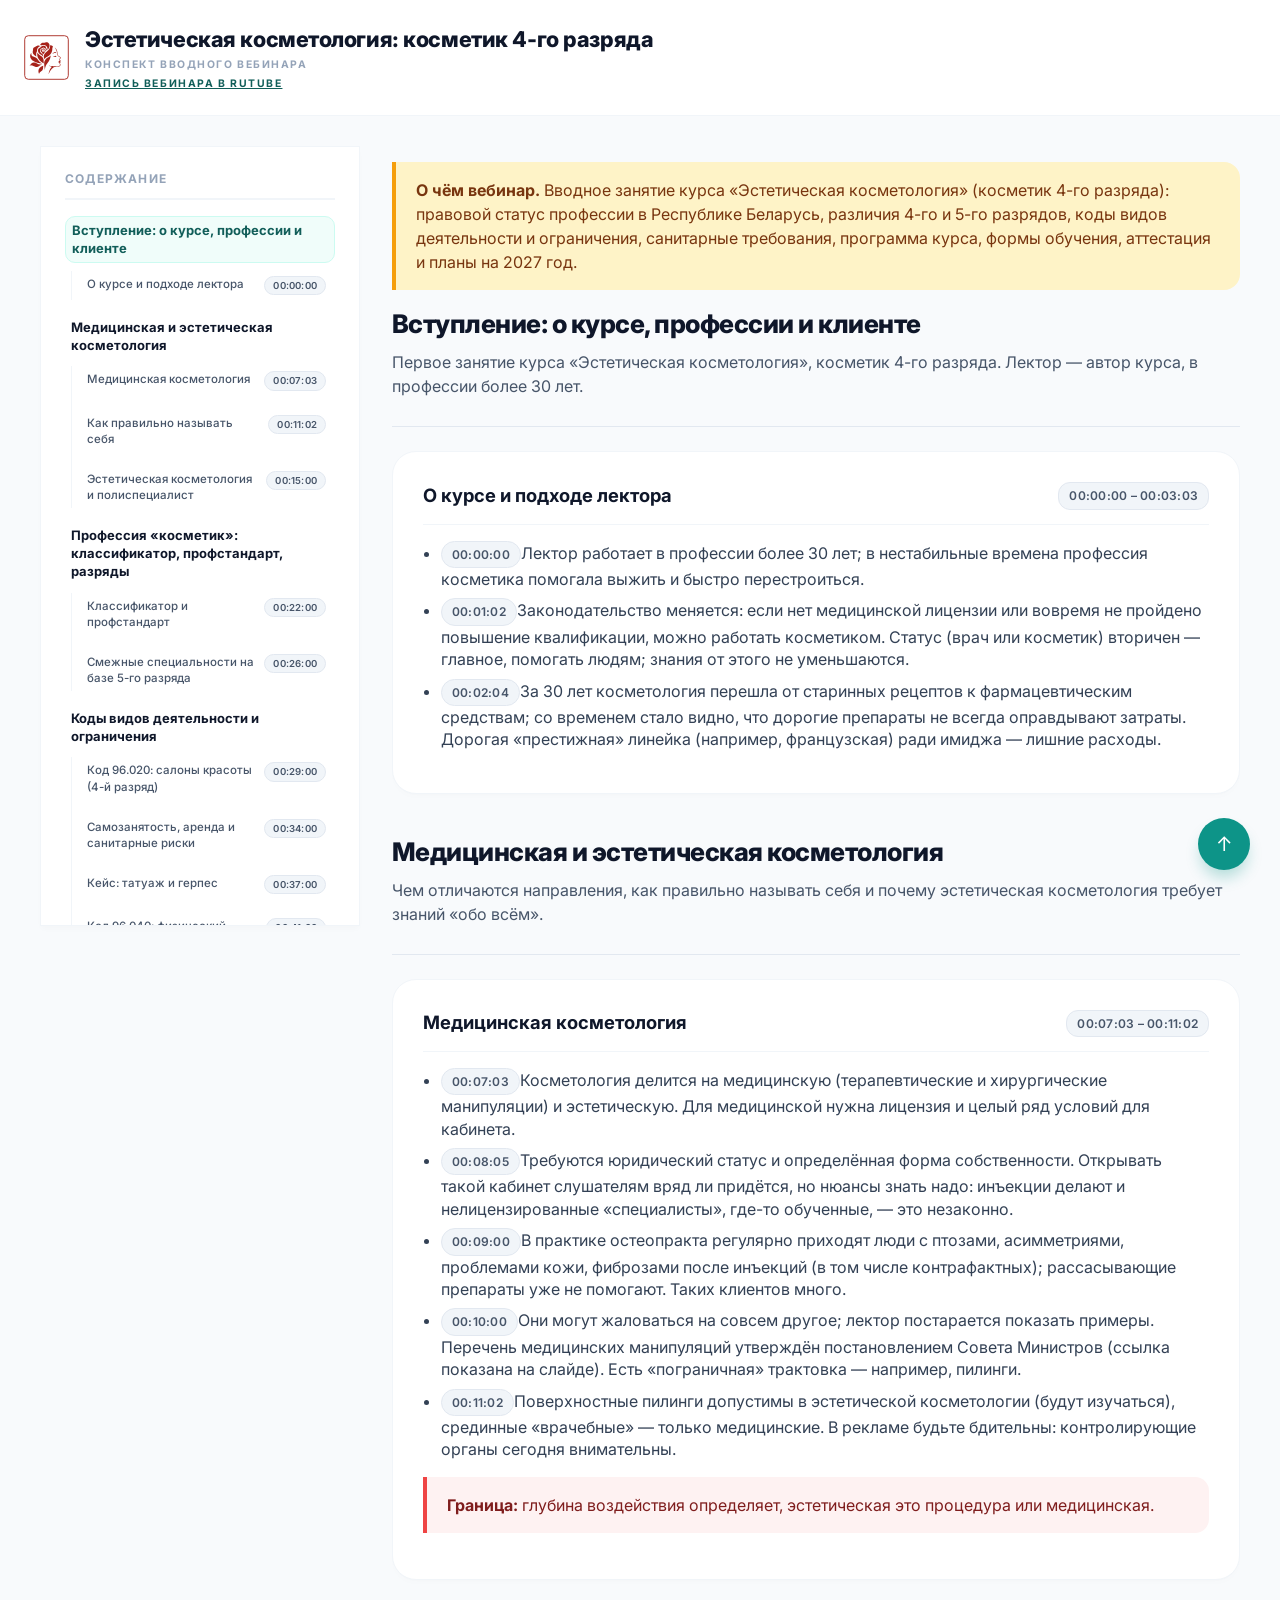
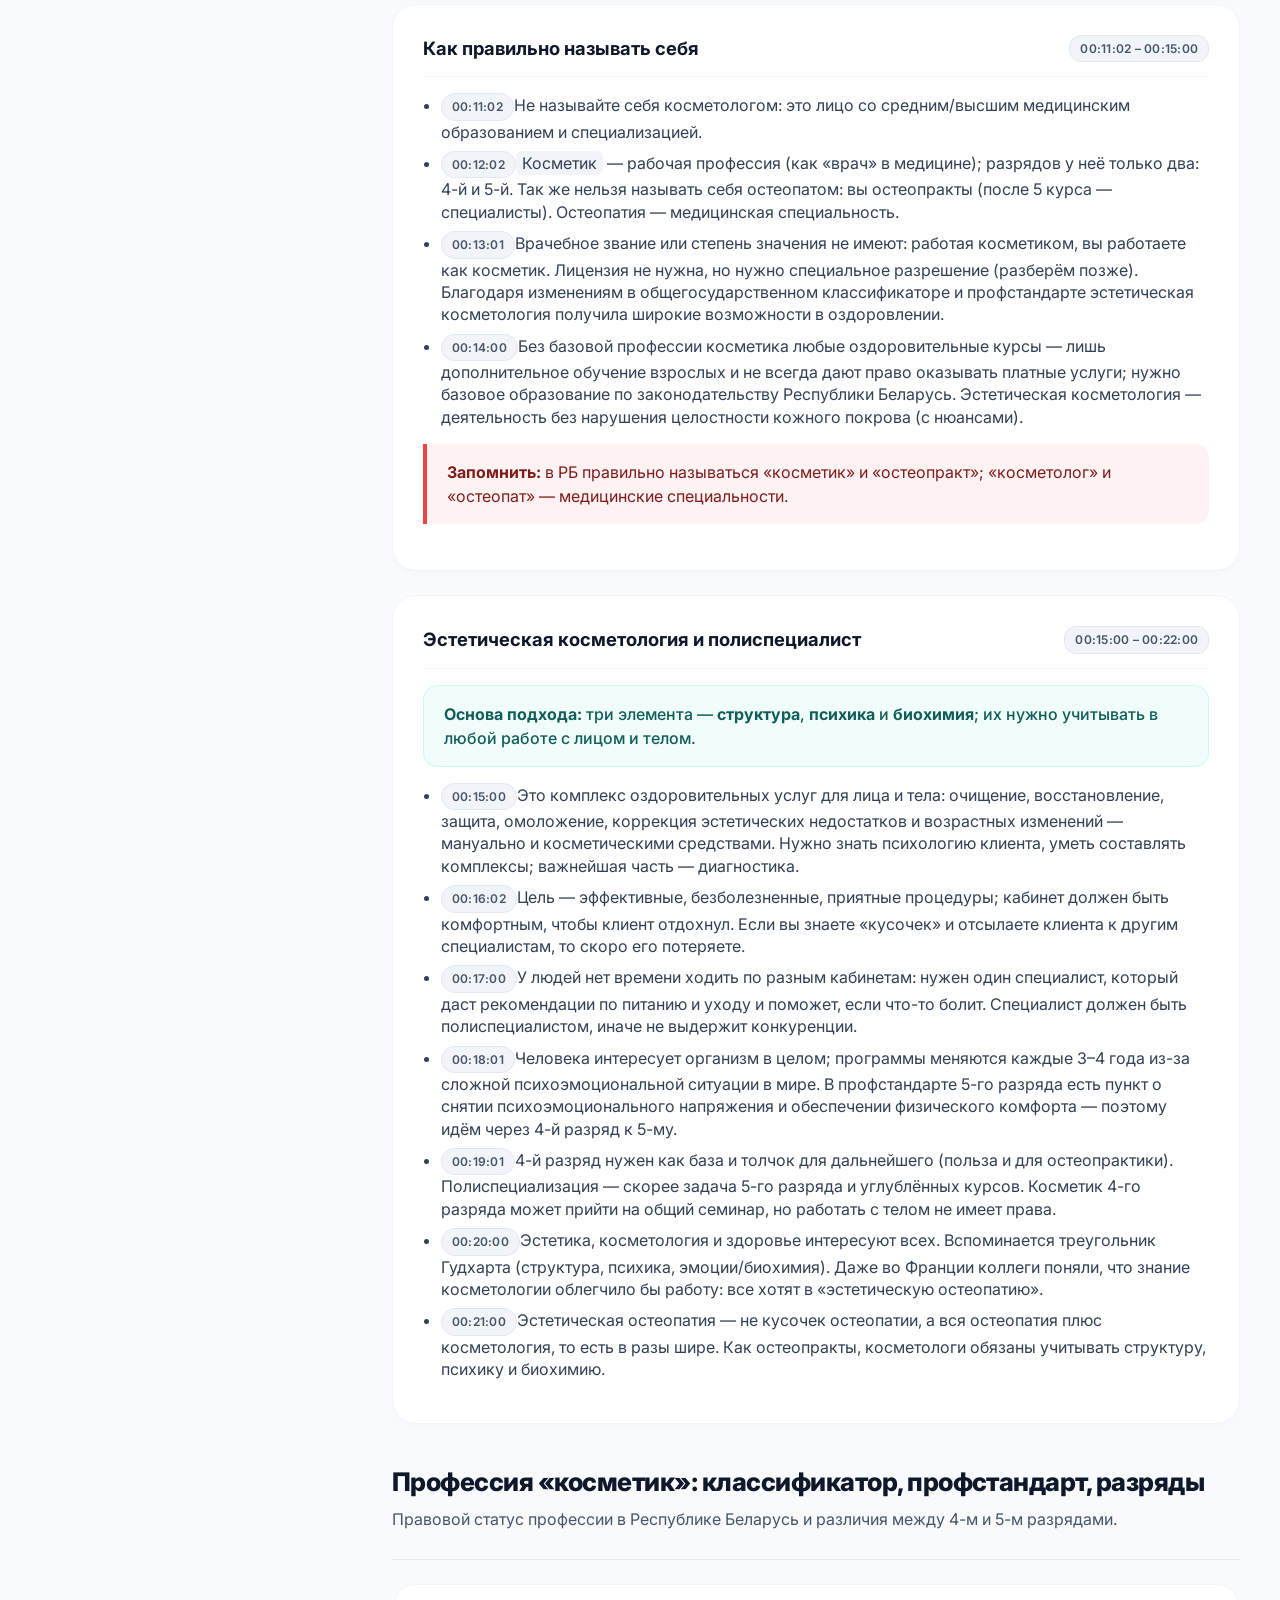
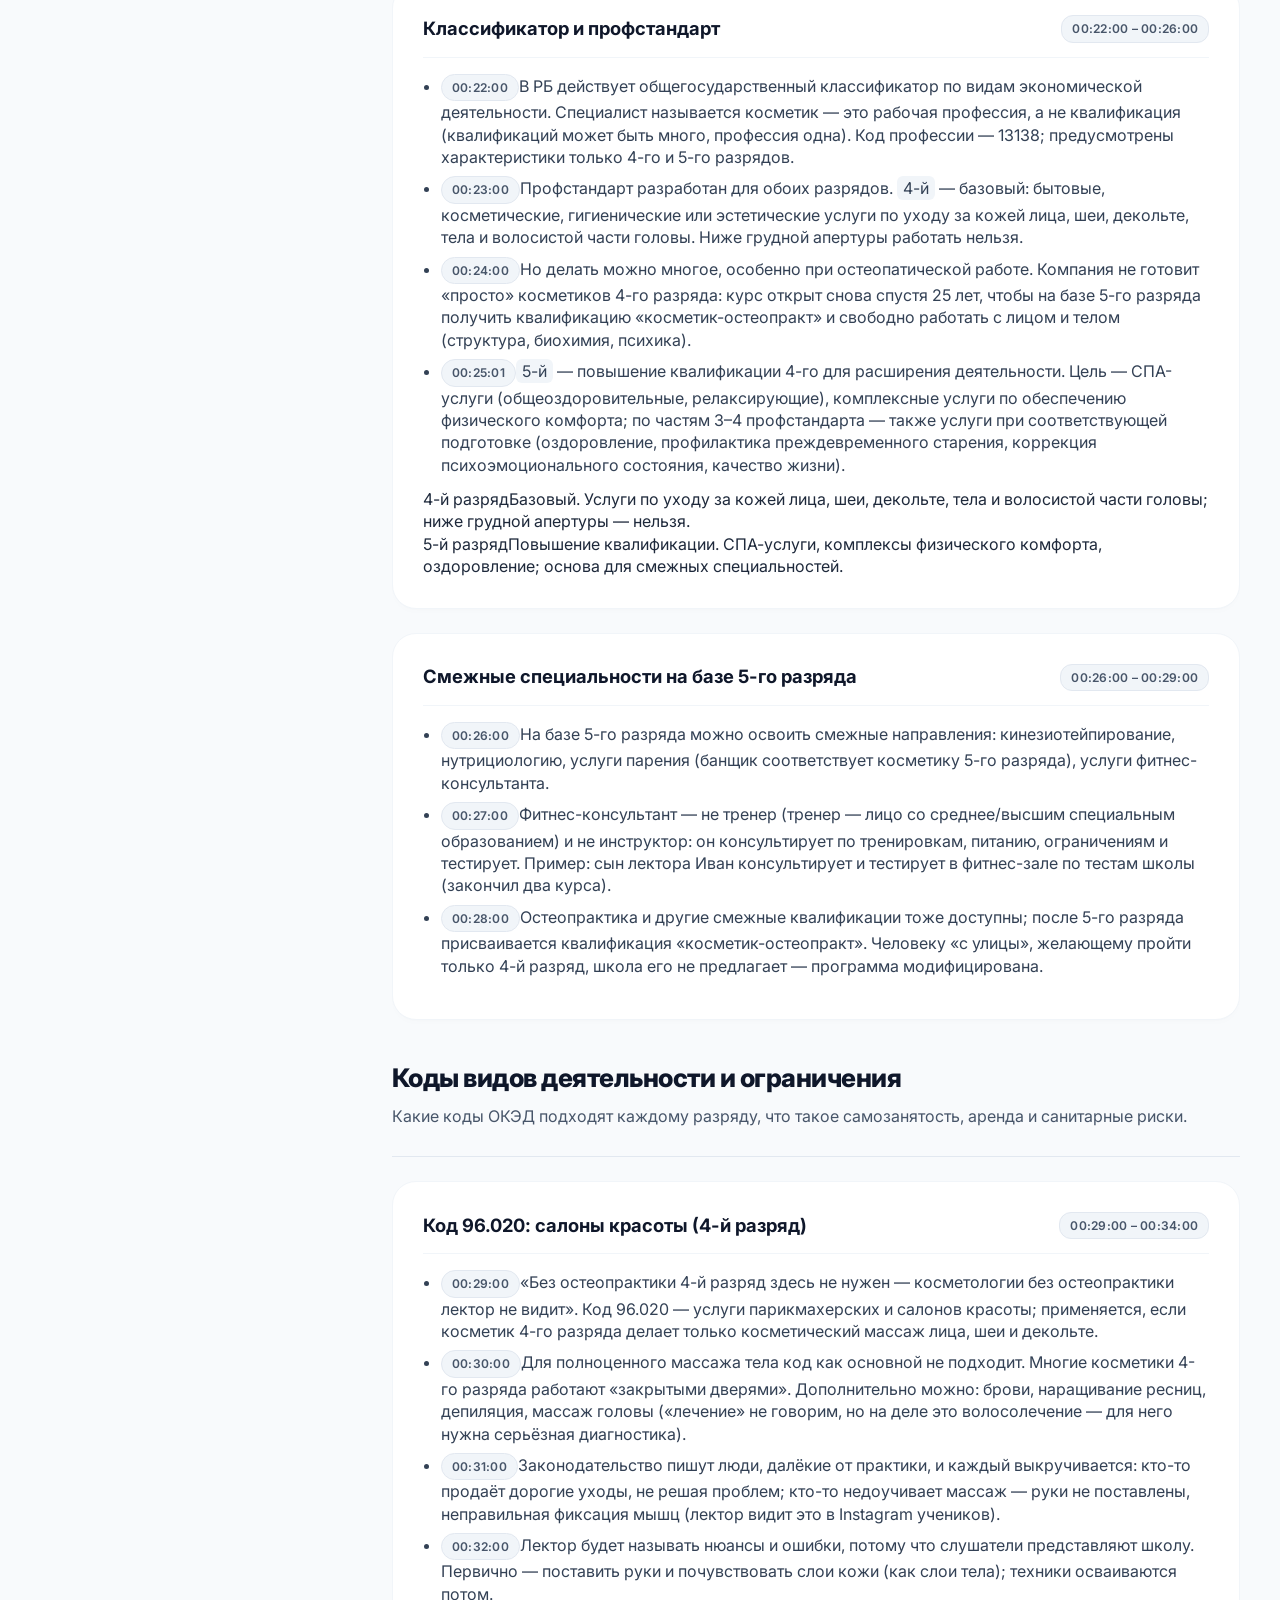
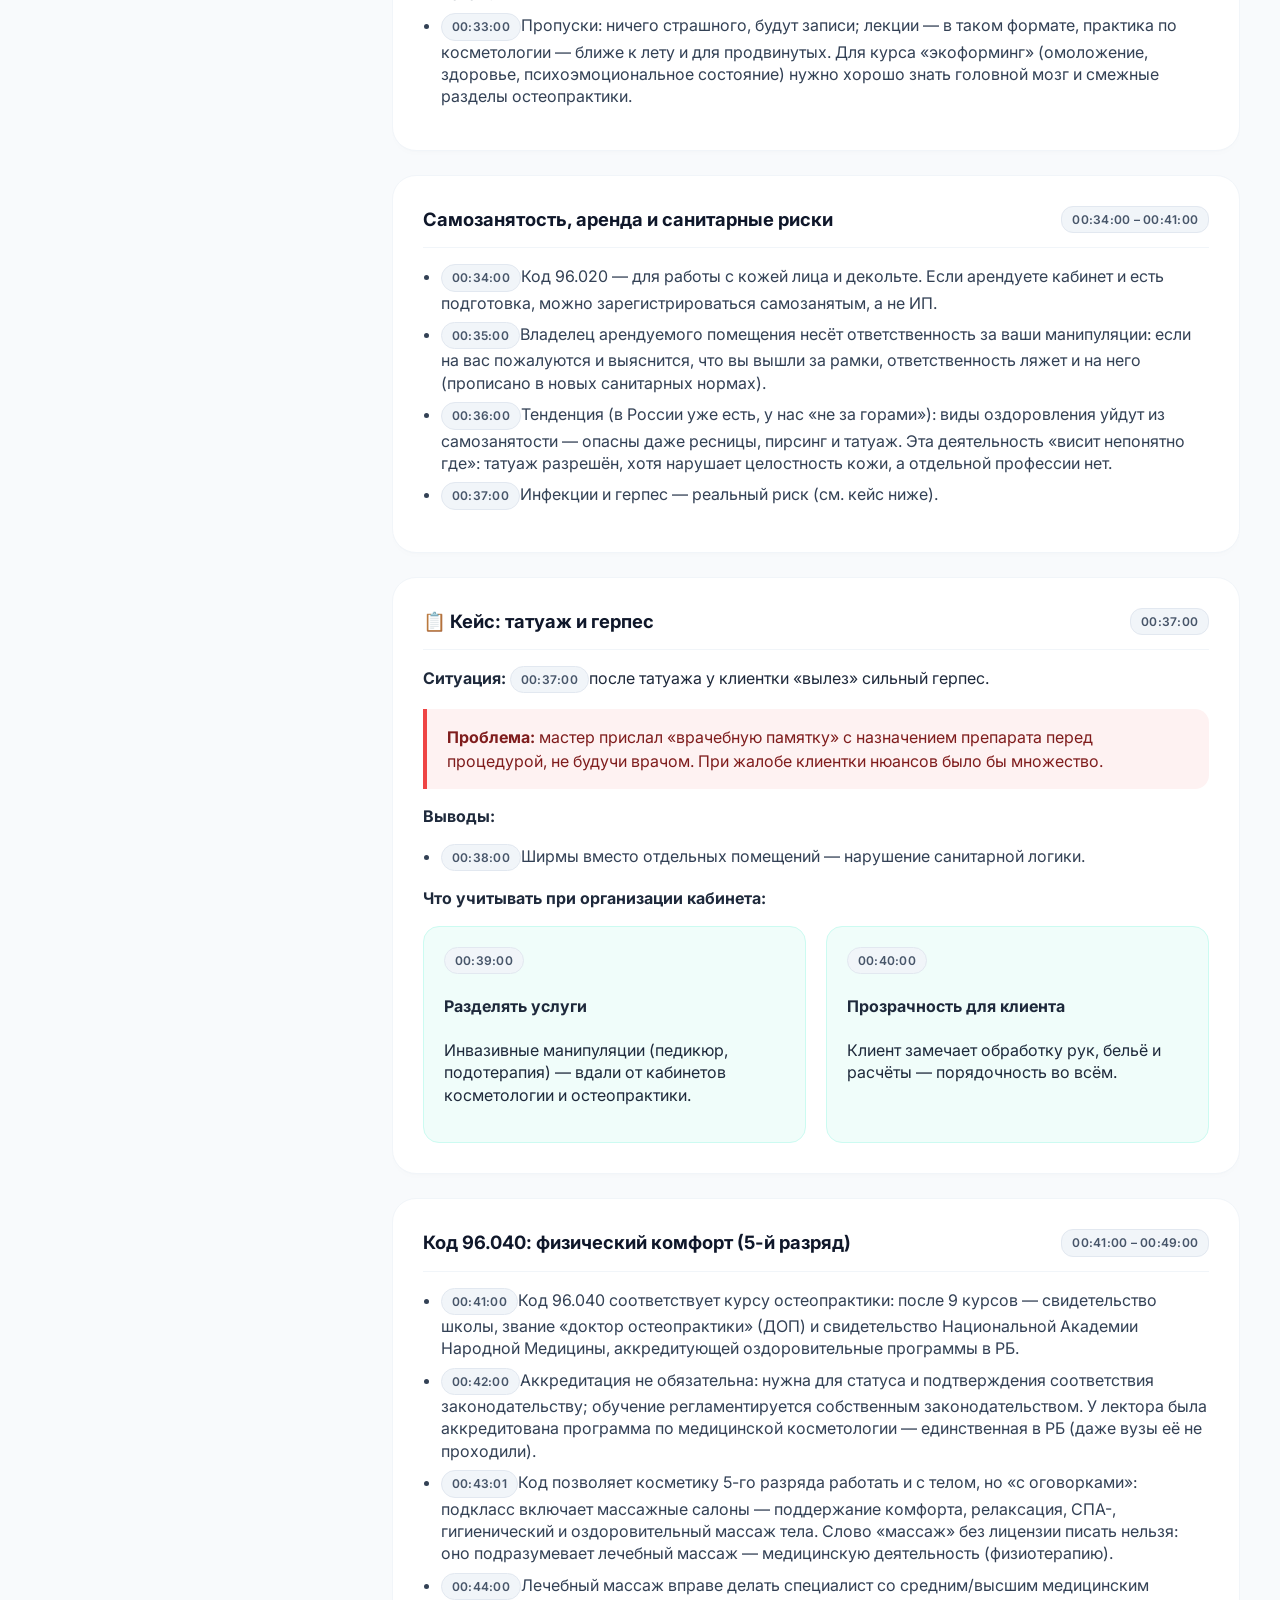
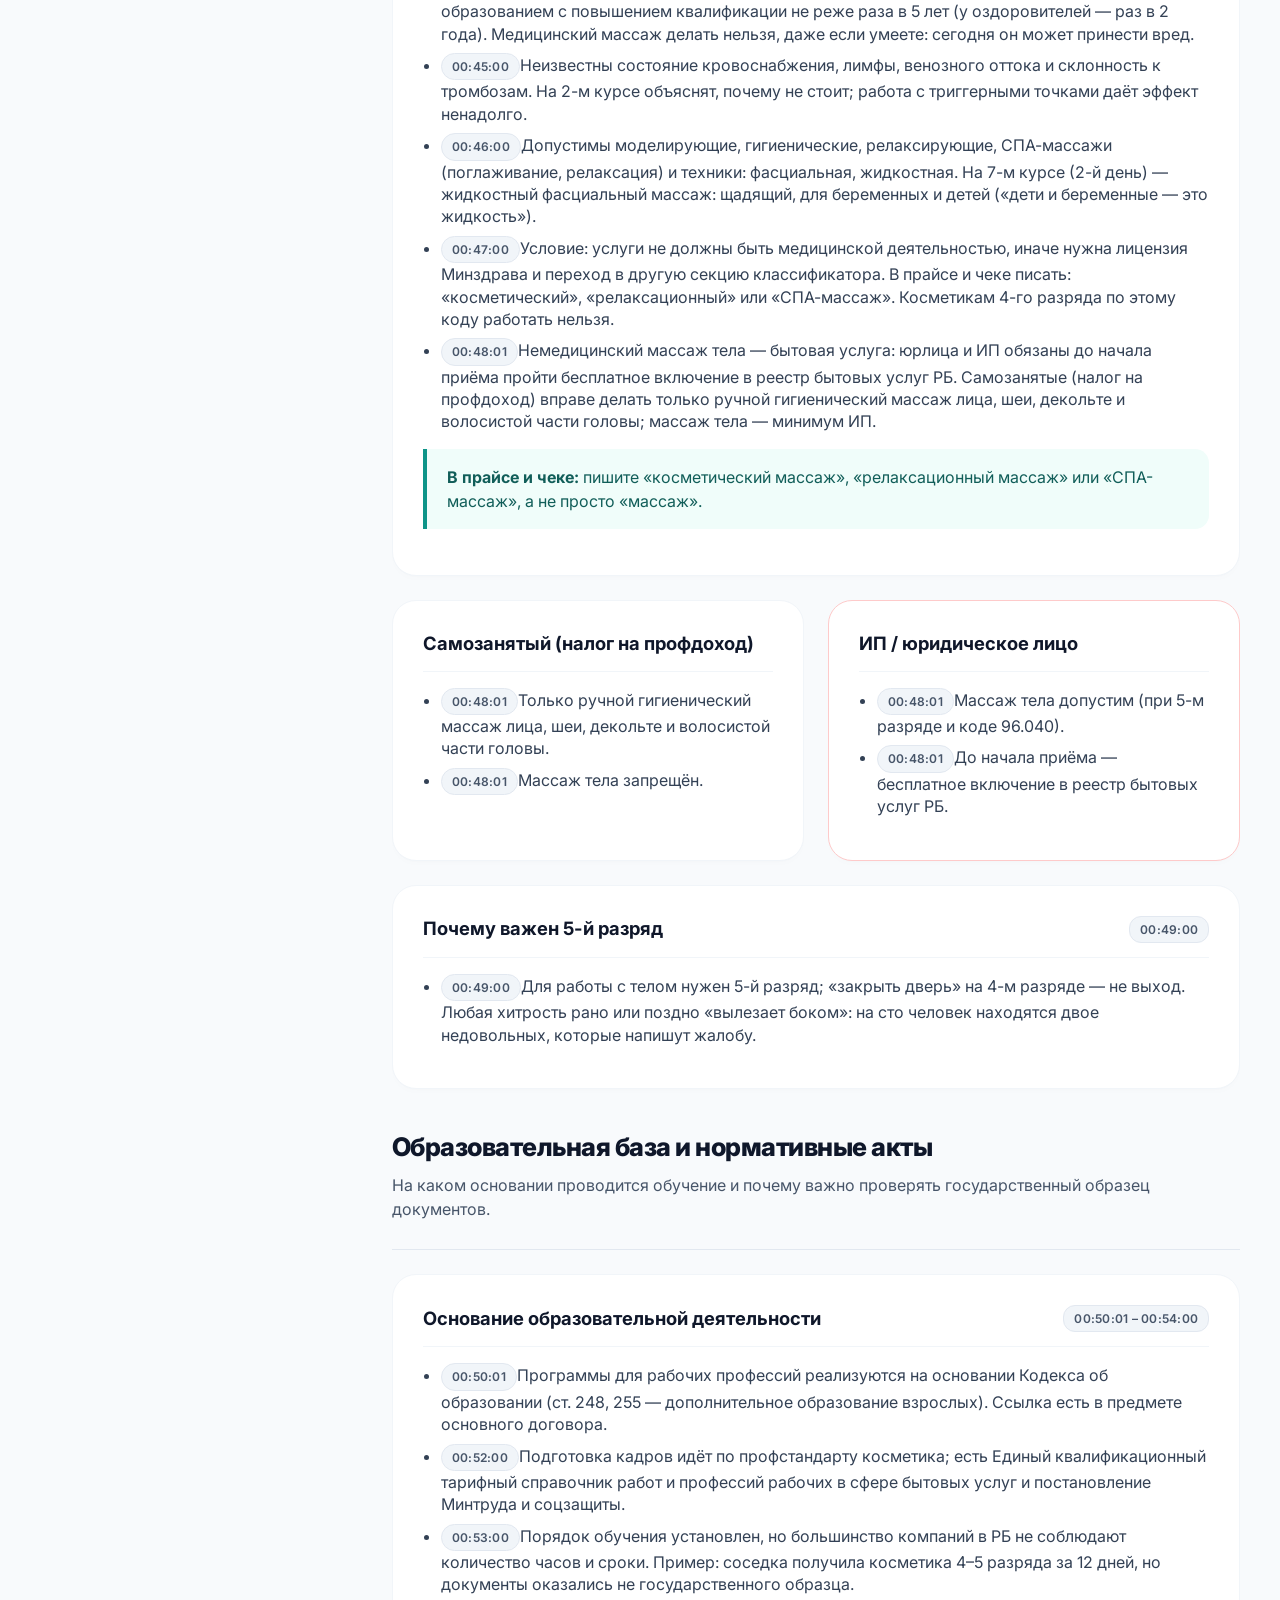
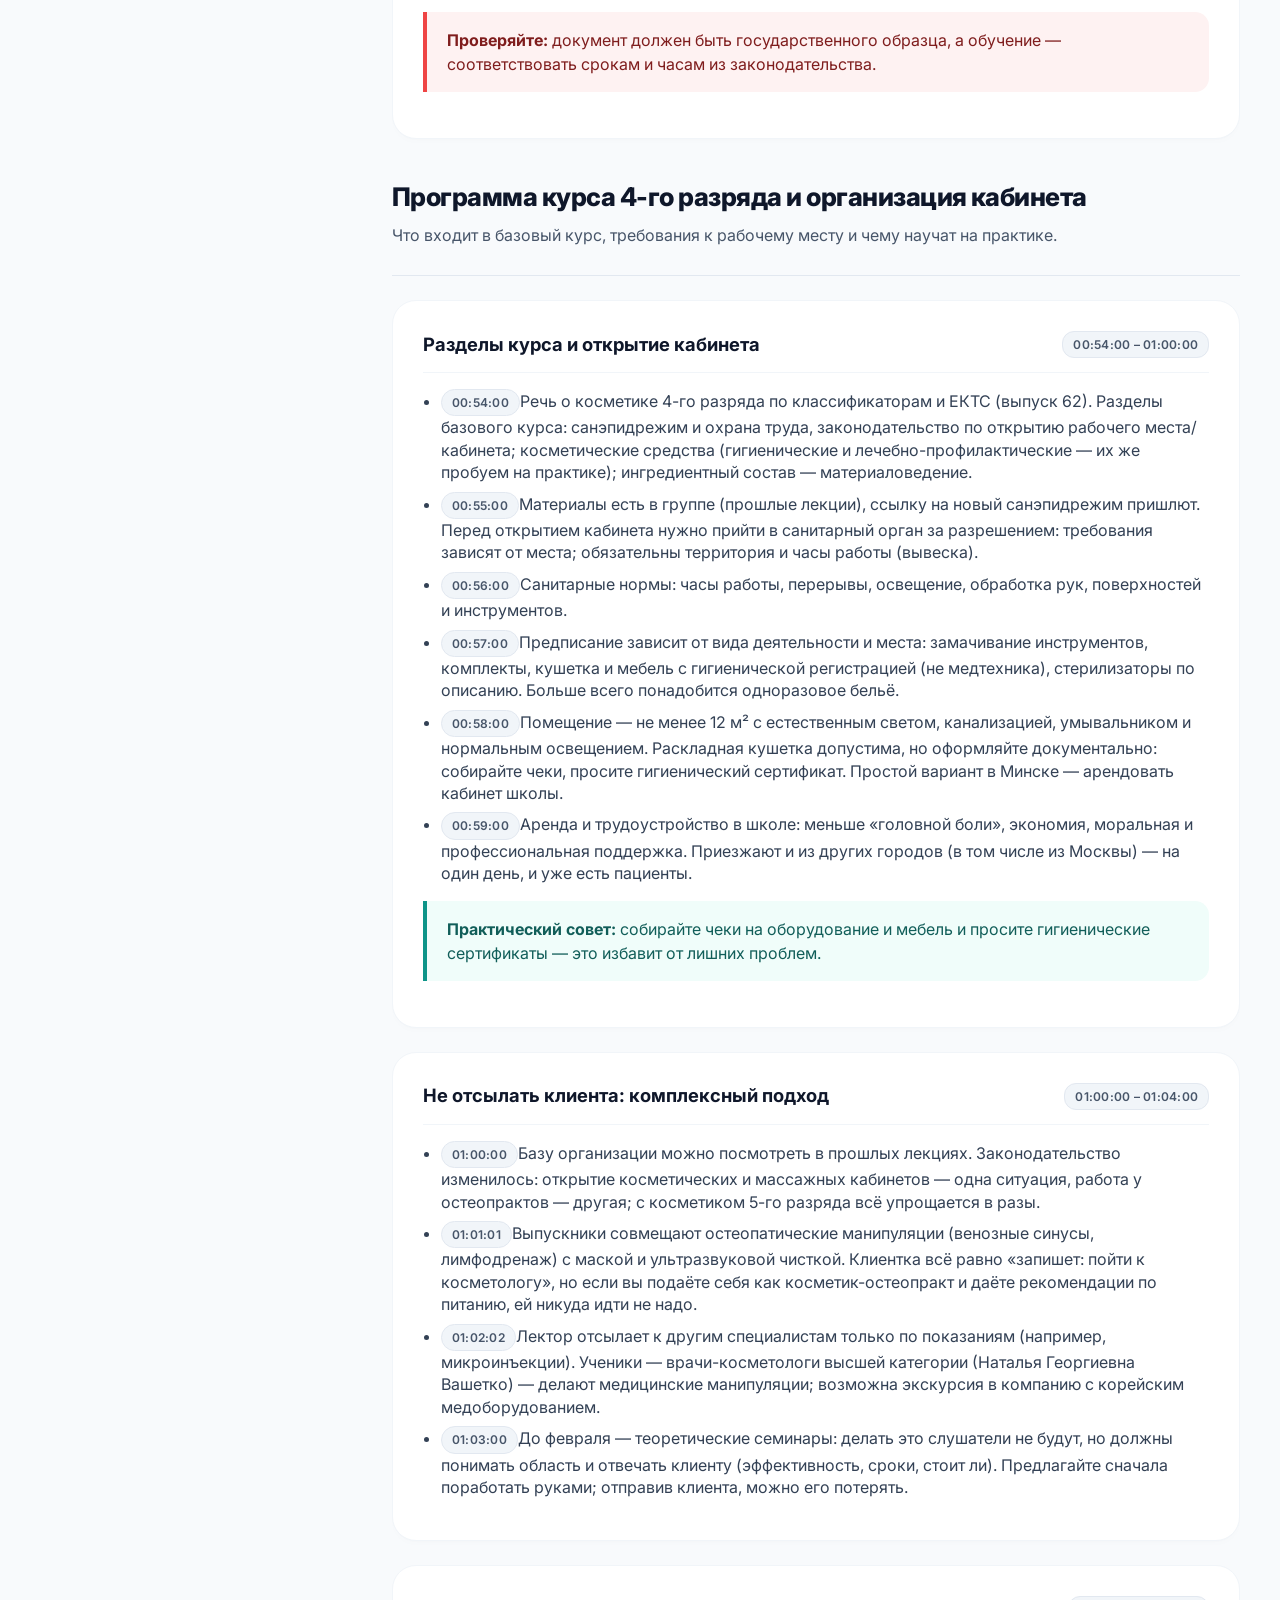
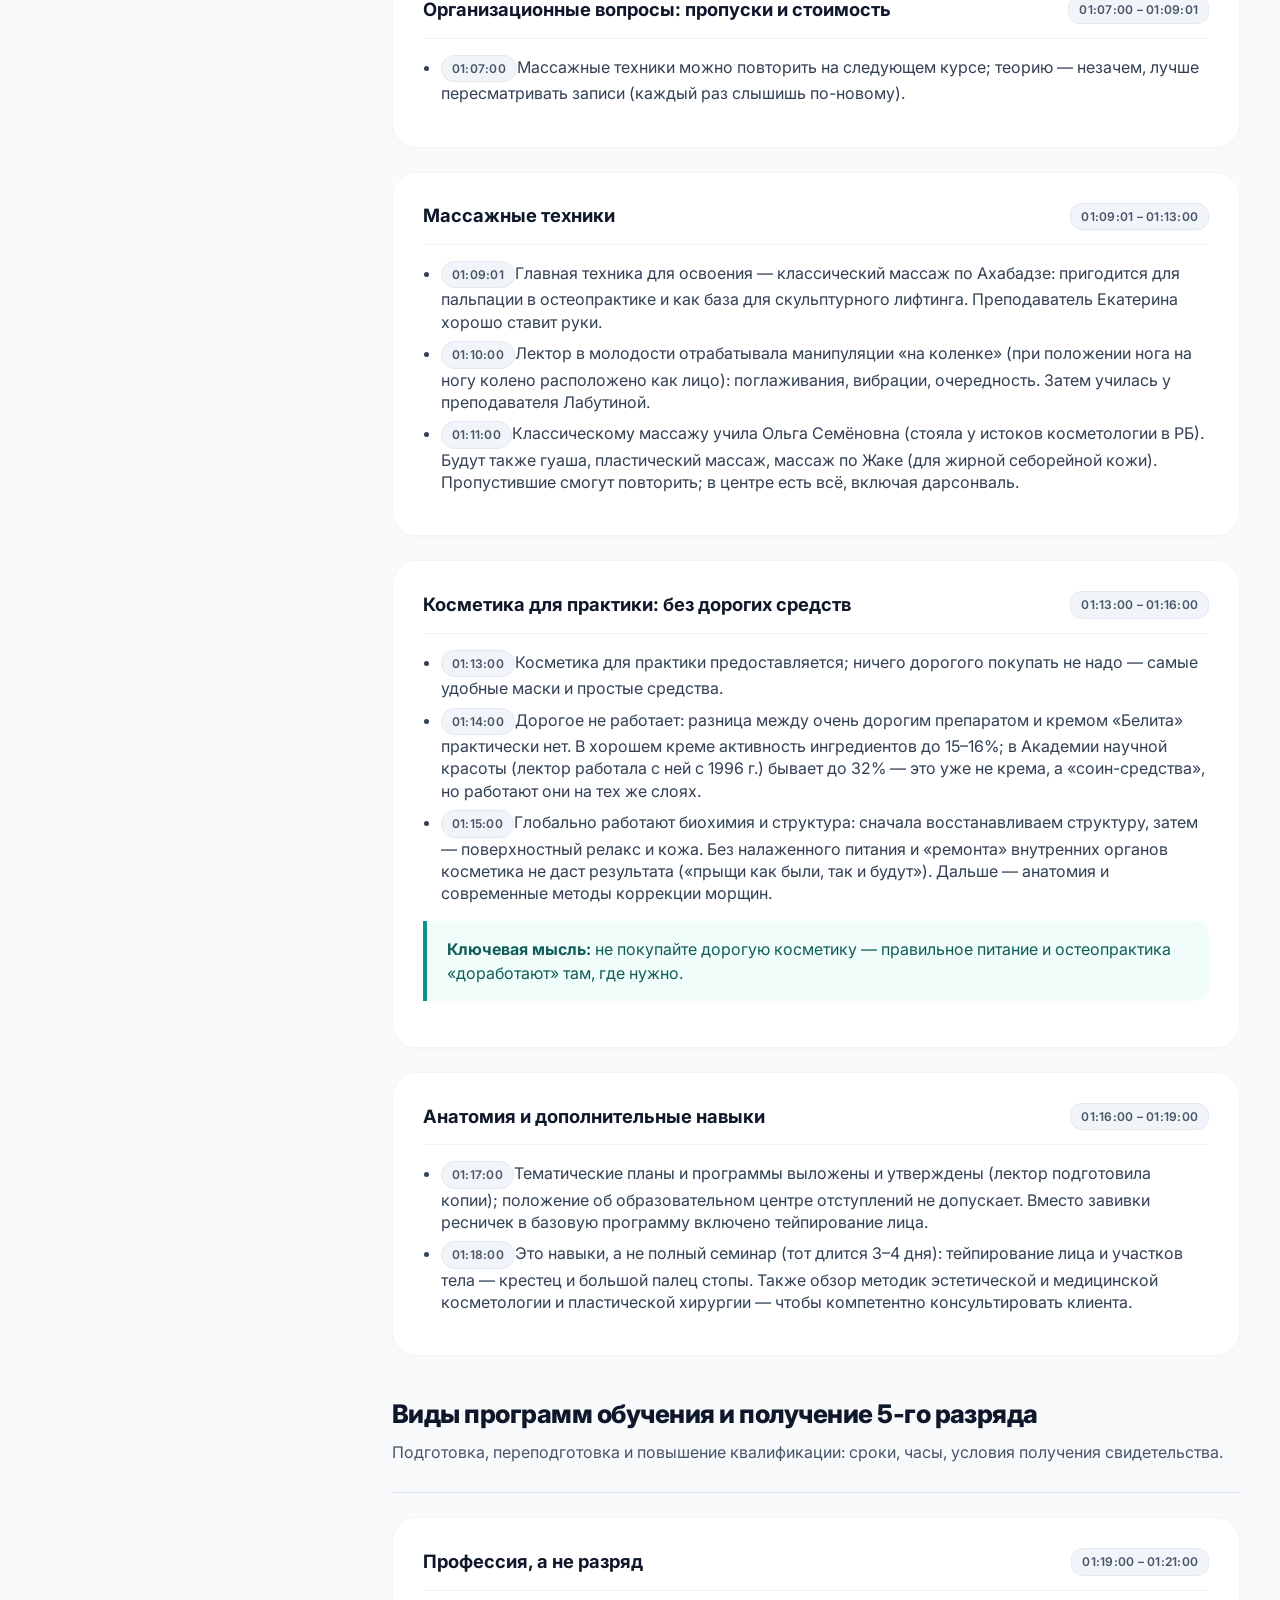
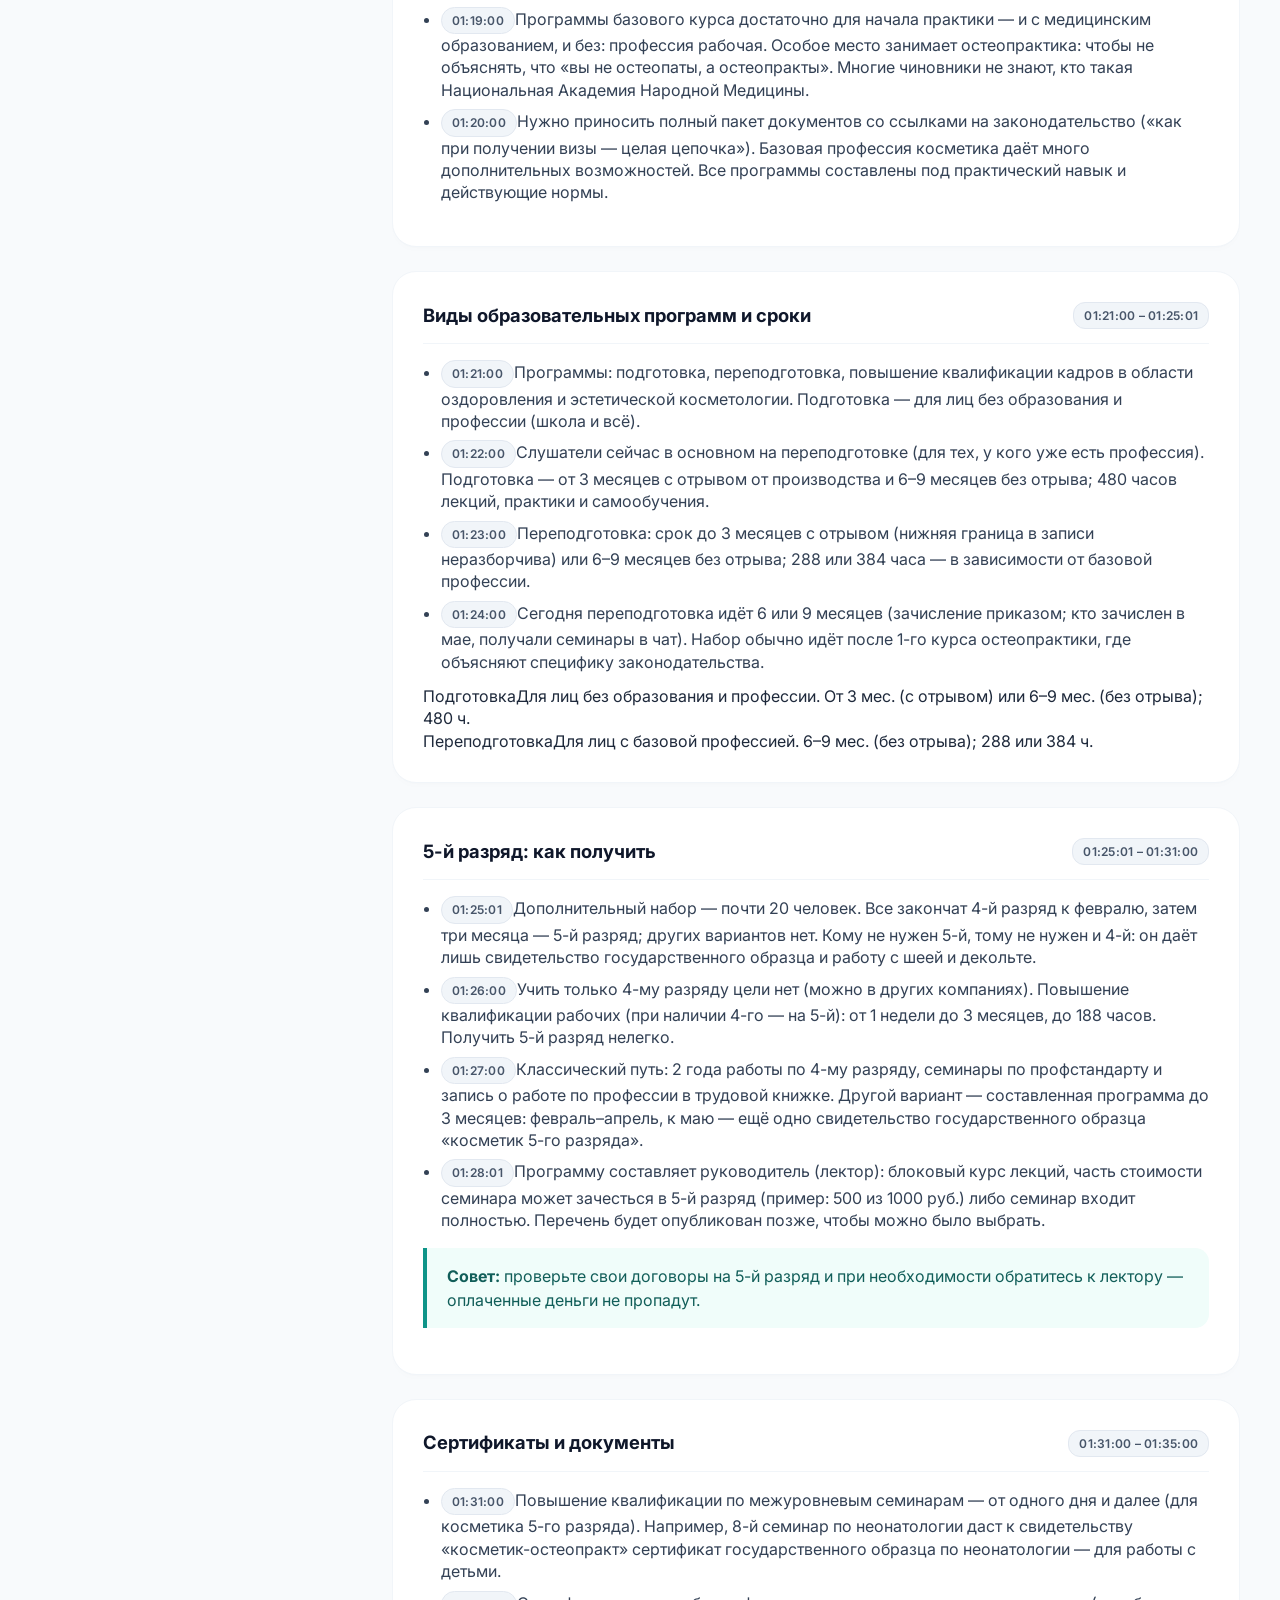
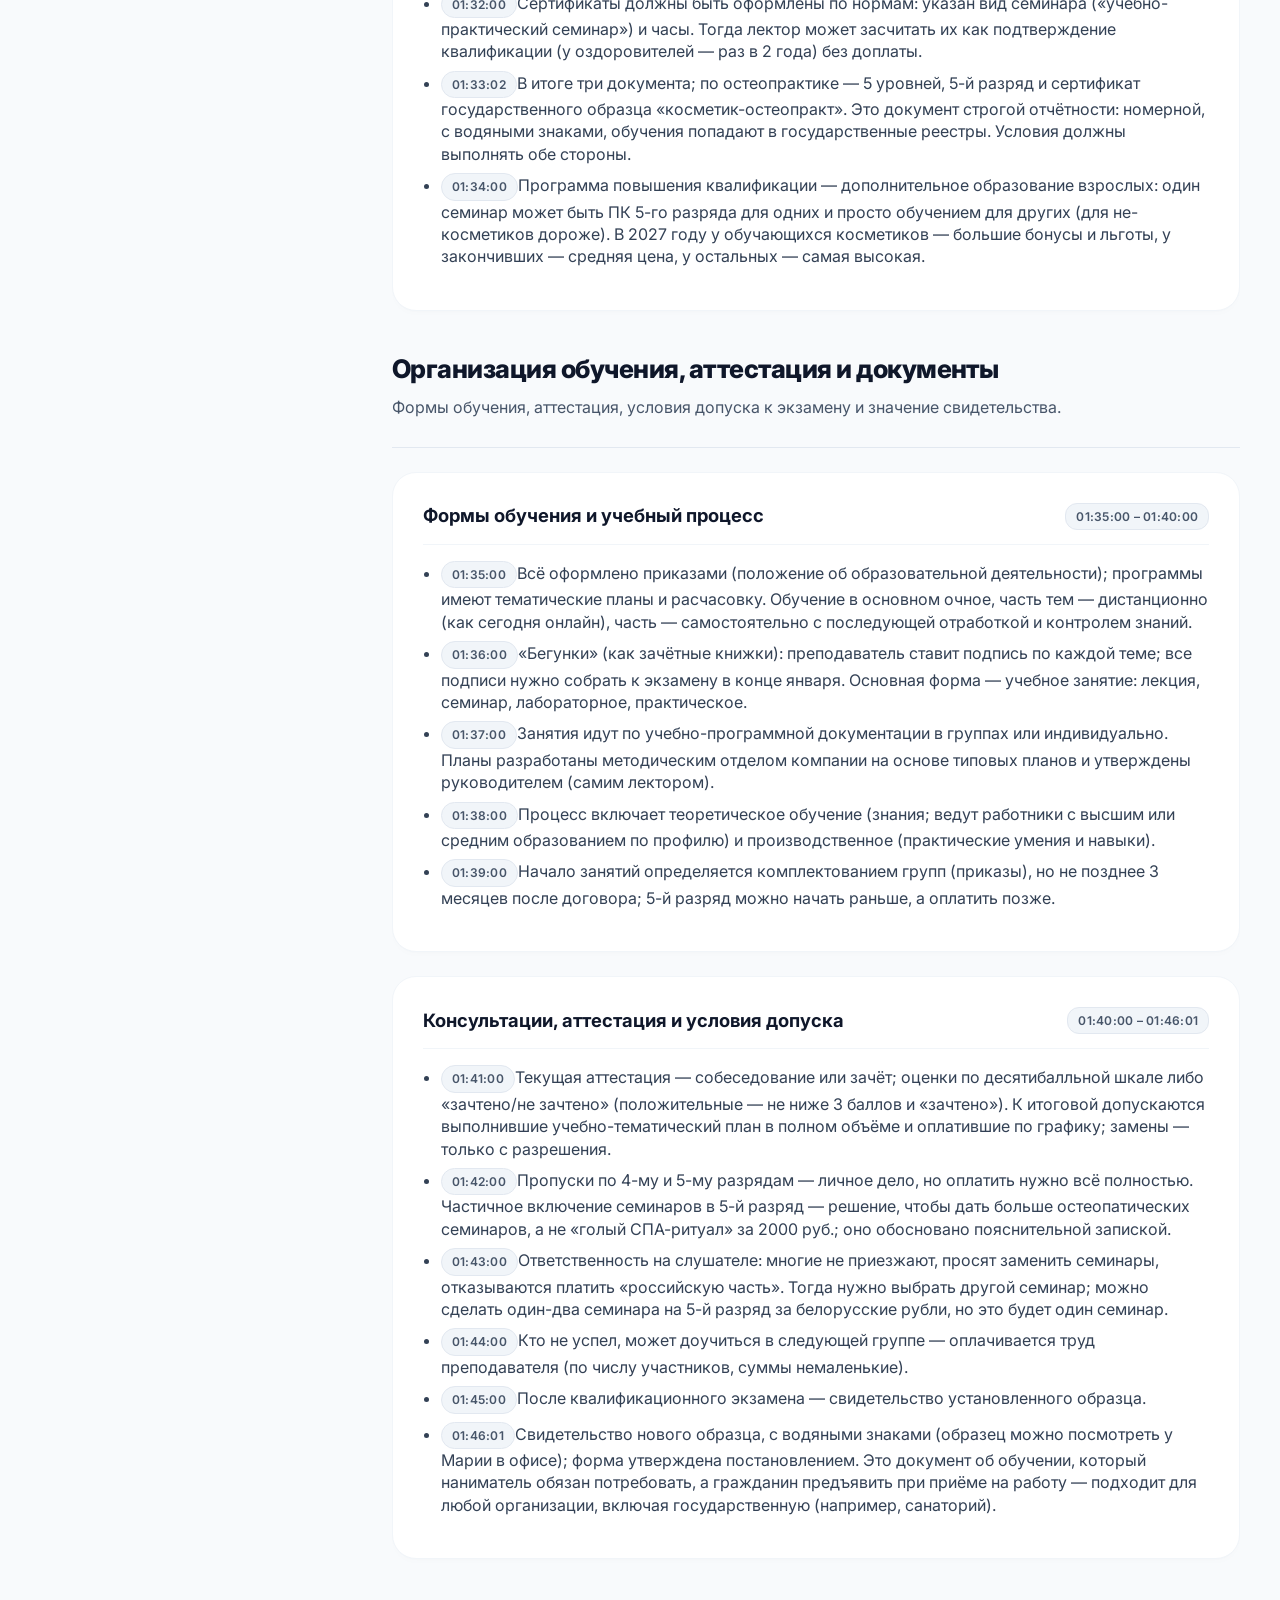
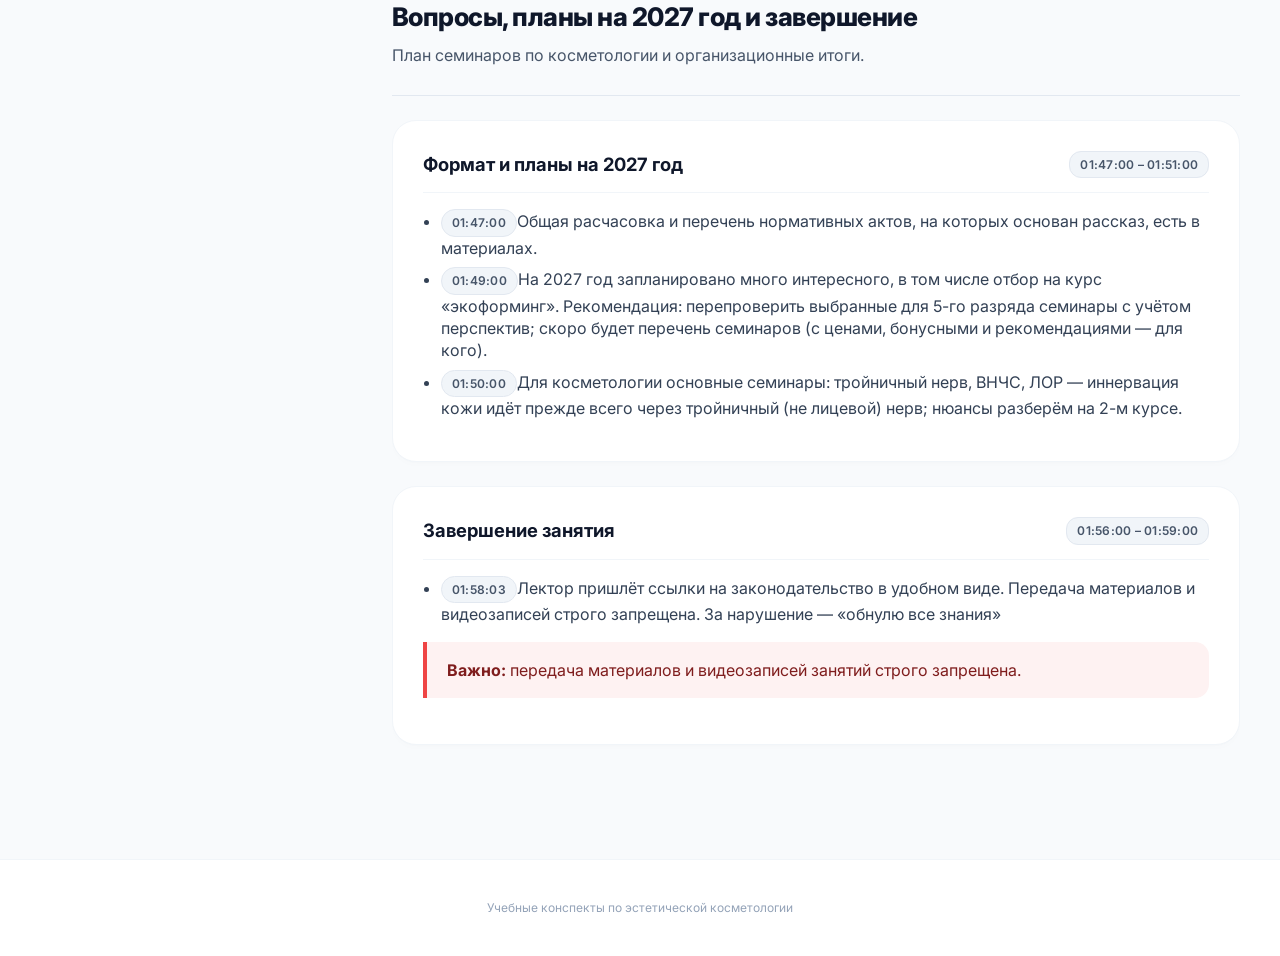
<file: components/vvedenie-v-specialnost.html>
<!DOCTYPE html>
<html lang="ru">
<head>
<meta charset="UTF-8">
<meta name="viewport" content="width=device-width, initial-scale=1.0">
<title>Конспект вебинара: Эстетическая косметология (косметик 4-го разряда)</title>
<link rel="preconnect" href="https://fonts.googleapis.com">
<link rel="preconnect" href="https://fonts.gstatic.com" crossorigin>
<link href="https://fonts.googleapis.com/css2?family=Inter:wght@400;500;600;700;800&display=swap" rel="stylesheet">
<meta name="robots" content="noindex, nofollow">
<link href="../style.css" rel="stylesheet">
<link rel="icon" type="image/png" href="../assets/img/cosmetic-favicon.png">
</head>
<body>

<div class="sidebar-overlay" id="sidebarOverlay"></div>

<div class="menu-toggle-btn" id="menuToggleBtn" aria-label="Открыть меню навигации">
    <div class="hamburger-icon"><span></span><span></span><span></span></div>
</div>

<header class="app-header" id="header">
    <a href="../index.html" class="logo">
        <img src="../assets/img/cosmetic-logo.svg" alt="logo">
    </a>
    <div>
        <h1>Эстетическая косметология: косметик 4-го разряда</h1>
        <p>Конспект вводного вебинара</p>
        <p><a href="https://rutube.ru/video/private/9e86126528353d906bc4cd59e6c170da/?p=c4RttrG9VQreFiy7KrCAEw" target="_blank">Запись вебинара в RuTube</a></p>
    </div>
</header>

<div class="layout-container">
    <aside class="sidebar">
        <div class="sidebar-top-line">
            <h2>Содержание</h2>
            <button class="close-sidebar-btn" id="closeSidebarBtn" aria-label="Закрыть меню">×</button></div>
        <ul class="nav-list">
<li>
<a href="#s1" class="nav-section-header">Вступление: о курсе, профессии и клиенте</a>
<ul class="sub-index">
<li><a href="#c1"><span>О курсе и подходе лектора</span><span class="timestamp tc-mini">00:00:00</span></a></li>
</ul>
</li>
<li>
<a href="#s2" class="nav-section-header">Медицинская и эстетическая косметология</a>
<ul class="sub-index">
<li><a href="#c3"><span>Медицинская косметология</span><span class="timestamp tc-mini">00:07:03</span></a></li>
<li><a href="#c4"><span>Как правильно называть себя</span><span class="timestamp tc-mini">00:11:02</span></a></li>
<li><a href="#c5"><span>Эстетическая косметология и полиспециалист</span><span class="timestamp tc-mini">00:15:00</span></a></li>
</ul>
</li>
<li>
<a href="#s3" class="nav-section-header">Профессия «косметик»: классификатор, профстандарт, разряды</a>
<ul class="sub-index">
<li><a href="#c6"><span>Классификатор и профстандарт</span><span class="timestamp tc-mini">00:22:00</span></a></li>
<li><a href="#c7"><span>Смежные специальности на базе 5-го разряда</span><span class="timestamp tc-mini">00:26:00</span></a></li>
</ul>
</li>
<li>
<a href="#s4" class="nav-section-header">Коды видов деятельности и ограничения</a>
<ul class="sub-index">
<li><a href="#c8"><span>Код 96.020: салоны красоты (4-й разряд)</span><span class="timestamp tc-mini">00:29:00</span></a></li>
<li><a href="#c9"><span>Самозанятость, аренда и санитарные риски</span><span class="timestamp tc-mini">00:34:00</span></a></li>
<li><a href="#c9b"><span>Кейс: татуаж и герпес</span><span class="timestamp tc-mini">00:37:00</span></a></li>
<li><a href="#c10"><span>Код 96.040: физический комфорт (5-й разряд)</span><span class="timestamp tc-mini">00:41:00</span></a></li>
<li><a href="#c10b"><span>Самозанятый и ИП: что разрешено</span><span class="timestamp tc-mini">00:48:01</span></a></li>
<li><a href="#c10c"><span>Вывод по разрядам</span><span class="timestamp tc-mini">00:49:00</span></a></li>
</ul>
</li>
<li>
<a href="#s5" class="nav-section-header">Образовательная база и нормативные акты</a>
<ul class="sub-index">
<li><a href="#c11"><span>Основание образовательной деятельности</span><span class="timestamp tc-mini">00:50:01</span></a></li>
</ul>
</li>
<li>
<a href="#s6" class="nav-section-header">Программа курса 4-го разряда и организация кабинета</a>
<ul class="sub-index">
<li><a href="#c12"><span>Разделы курса и открытие кабинета</span><span class="timestamp tc-mini">00:54:00</span></a></li>
<li><a href="#c13"><span>Не отсылать клиента: комплексный подход</span><span class="timestamp tc-mini">01:00:00</span></a></li>
<li><a href="#c15"><span>Организационные вопросы: пропуски и стоимость</span><span class="timestamp tc-mini">01:07:00</span></a></li>
<li><a href="#c16"><span>Массажные техники</span><span class="timestamp tc-mini">01:09:01</span></a></li>
<li><a href="#c17"><span>Косметика для практики: без дорогих средств</span><span class="timestamp tc-mini">01:13:00</span></a></li>
<li><a href="#c18"><span>Анатомия и дополнительные навыки</span><span class="timestamp tc-mini">01:16:00</span></a></li>
</ul>
</li>
<li>
<a href="#s7" class="nav-section-header">Виды программ обучения и получение 5-го разряда</a>
<ul class="sub-index">
<li><a href="#c19"><span>Профессия, а не разряд</span><span class="timestamp tc-mini">01:19:00</span></a></li>
<li><a href="#c20"><span>Виды образовательных программ и сроки</span><span class="timestamp tc-mini">01:21:00</span></a></li>
<li><a href="#c21"><span>5-й разряд: как получить</span><span class="timestamp tc-mini">01:25:01</span></a></li>
<li><a href="#c22"><span>Сертификаты и документы</span><span class="timestamp tc-mini">01:31:00</span></a></li>
</ul>
</li>
<li>
<a href="#s8" class="nav-section-header">Организация обучения, аттестация и документы</a>
<ul class="sub-index">
<li><a href="#c23"><span>Формы обучения и учебный процесс</span><span class="timestamp tc-mini">01:35:00</span></a></li>
<li><a href="#c24"><span>Консультации, аттестация и условия допуска</span><span class="timestamp tc-mini">01:40:00</span></a></li>
</ul>
</li>
<li>
<a href="#s9" class="nav-section-header">Вопросы, планы на 2027 год и завершение</a>
<ul class="sub-index">
<li><a href="#c25"><span>Формат и планы на 2027 год</span><span class="timestamp tc-mini">01:47:00</span></a></li>
<li><a href="#c27"><span>Завершение занятия</span><span class="timestamp tc-mini">01:56:00</span></a></li>
</ul>
</li>

        </ul>
    </aside>

    <main class="main-content">
<blockquote><b>О чём вебинар.</b> Вводное занятие курса «Эстетическая косметология» (косметик 4-го разряда): правовой статус профессии в Республике Беларусь, различия 4-го и 5-го разрядов, коды видов деятельности и ограничения, санитарные требования, программа курса, формы обучения, аттестация и планы на 2027 год.</blockquote>

<div id="s1" class="category-divider">
<h2>Вступление: о курсе, профессии и клиенте</h2>
<p class="category-description">Первое занятие курса «Эстетическая косметология», косметик 4-го разряда. Лектор — автор курса, в профессии более 30 лет.</p>
</div>

<div class="test-card" id="c1">
<h3>О курсе и подходе лектора<span class="timestamp"><span class="tc">00:00:00 – 00:03:03</span></span></h3>
<ul class="content-list">
<li><span class="timestamp timestamp-sub"><span class="tc">00:00:00</span></span>Лектор работает в профессии более 30 лет; в нестабильные времена профессия косметика помогала выжить и быстро перестроиться.</li>
<li><span class="timestamp timestamp-sub"><span class="tc">00:01:02</span></span>Законодательство меняется: если нет медицинской лицензии или вовремя не пройдено повышение квалификации, можно работать косметиком. Статус (врач или косметик) вторичен — главное, помогать людям; знания от этого не уменьшаются.</li>
<li><span class="timestamp timestamp-sub"><span class="tc">00:02:04</span></span>За 30 лет косметология перешла от старинных рецептов к фармацевтическим средствам; со временем стало видно, что дорогие препараты не всегда оправдывают затраты. Дорогая «престижная» линейка (например, французская) ради имиджа — лишние расходы.</li>
</ul>
</div>


<div id="s2" class="category-divider">
<h2>Медицинская и эстетическая косметология</h2>
<p class="category-description">Чем отличаются направления, как правильно называть себя и почему эстетическая косметология требует знаний «обо всём».</p>
</div>

<div class="test-card" id="c3">
<h3>Медицинская косметология<span class="timestamp"><span class="tc">00:07:03 – 00:11:02</span></span></h3>
<ul class="content-list">
<li><span class="timestamp timestamp-sub"><span class="tc">00:07:03</span></span>Косметология делится на медицинскую (терапевтические и хирургические манипуляции) и эстетическую. Для медицинской нужна лицензия и целый ряд условий для кабинета.</li>
<li><span class="timestamp timestamp-sub"><span class="tc">00:08:05</span></span>Требуются юридический статус и определённая форма собственности. Открывать такой кабинет слушателям вряд ли придётся, но нюансы знать надо: инъекции делают и нелицензированные «специалисты», где-то обученные, — это незаконно.</li>
<li><span class="timestamp timestamp-sub"><span class="tc">00:09:00</span></span>В практике остеопракта регулярно приходят люди с птозами, асимметриями, проблемами кожи, фиброзами после инъекций (в том числе контрафактных); рассасывающие препараты уже не помогают. Таких клиентов много.</li>
<li><span class="timestamp timestamp-sub"><span class="tc">00:10:00</span></span>Они могут жаловаться на совсем другое; лектор постарается показать примеры. Перечень медицинских манипуляций утверждён постановлением Совета Министров (ссылка показана на слайде). Есть «пограничная» трактовка — например, пилинги.</li>
<li><span class="timestamp timestamp-sub"><span class="tc">00:11:02</span></span>Поверхностные пилинги допустимы в эстетической косметологии (будут изучаться), срединные «врачебные» — только медицинские. В рекламе будьте бдительны: контролирующие органы сегодня внимательны.</li>
</ul>
<div class="warning"><strong>Граница:</strong> глубина воздействия определяет, эстетическая это процедура или медицинская.</div></div>

<div class="test-card" id="c4">
<h3>Как правильно называть себя<span class="timestamp"><span class="tc">00:11:02 – 00:15:00</span></span></h3>
<ul class="content-list">
<li><span class="timestamp timestamp-sub"><span class="tc">00:11:02</span></span>Не называйте себя косметологом: это лицо со средним/высшим медицинским образованием и специализацией.</li>
<li><span class="timestamp timestamp-sub"><span class="tc">00:12:02</span></span><span class="key-term">Косметик</span> — рабочая профессия (как «врач» в медицине); разрядов у неё только два: 4-й и 5-й. Так же нельзя называть себя остеопатом: вы остеопракты (после 5 курса — специалисты). Остеопатия — медицинская специальность.</li>
<li><span class="timestamp timestamp-sub"><span class="tc">00:13:01</span></span>Врачебное звание или степень значения не имеют: работая косметиком, вы работаете как косметик. Лицензия не нужна, но нужно специальное разрешение (разберём позже). Благодаря изменениям в общегосударственном классификаторе и профстандарте эстетическая косметология получила широкие возможности в оздоровлении.</li>
<li><span class="timestamp timestamp-sub"><span class="tc">00:14:00</span></span>Без базовой профессии косметика любые оздоровительные курсы — лишь дополнительное обучение взрослых и не всегда дают право оказывать платные услуги; нужно базовое образование по законодательству Республики Беларусь. Эстетическая косметология — деятельность без нарушения целостности кожного покрова (с нюансами).</li>
</ul>
<div class="warning"><strong>Запомнить:</strong> в РБ правильно называться «косметик» и «остеопракт»; «косметолог» и «остеопат» — медицинские специальности.</div></div>

<div class="test-card" id="c5">
<h3>Эстетическая косметология и полиспециалист<span class="timestamp"><span class="tc">00:15:00 – 00:22:00</span></span></h3>
<div class="hand-position"><strong>Основа подхода:</strong> три элемента — <b>структура</b>, <b>психика</b> и <b>биохимия</b>; их нужно учитывать в любой работе с лицом и телом.</div><ul class="content-list">
<li><span class="timestamp timestamp-sub"><span class="tc">00:15:00</span></span>Это комплекс оздоровительных услуг для лица и тела: очищение, восстановление, защита, омоложение, коррекция эстетических недостатков и возрастных изменений — мануально и косметическими средствами. Нужно знать психологию клиента, уметь составлять комплексы; важнейшая часть — диагностика.</li>
<li><span class="timestamp timestamp-sub"><span class="tc">00:16:02</span></span>Цель — эффективные, безболезненные, приятные процедуры; кабинет должен быть комфортным, чтобы клиент отдохнул. Если вы знаете «кусочек» и отсылаете клиента к другим специалистам, то скоро его потеряете.</li>
<li><span class="timestamp timestamp-sub"><span class="tc">00:17:00</span></span>У людей нет времени ходить по разным кабинетам: нужен один специалист, который даст рекомендации по питанию и уходу и поможет, если что-то болит. Специалист должен быть полиспециалистом, иначе не выдержит конкуренции.</li>
<li><span class="timestamp timestamp-sub"><span class="tc">00:18:01</span></span>Человека интересует организм в целом; программы меняются каждые 3–4 года из-за сложной психоэмоциональной ситуации в мире. В профстандарте 5-го разряда есть пункт о снятии психоэмоционального напряжения и обеспечении физического комфорта — поэтому идём через 4-й разряд к 5-му.</li>
<li><span class="timestamp timestamp-sub"><span class="tc">00:19:01</span></span>4-й разряд нужен как база и толчок для дальнейшего (польза и для остеопрактики). Полиспециализация — скорее задача 5-го разряда и углублённых курсов. Косметик 4-го разряда может прийти на общий семинар, но работать с телом не имеет права.</li>
<li><span class="timestamp timestamp-sub"><span class="tc">00:20:00</span></span>Эстетика, косметология и здоровье интересуют всех. Вспоминается треугольник Гудхарта (структура, психика, эмоции/биохимия). Даже во Франции коллеги поняли, что знание косметологии облегчило бы работу: все хотят в «эстетическую остеопатию».</li>
<li><span class="timestamp timestamp-sub"><span class="tc">00:21:00</span></span>Эстетическая остеопатия — не кусочек остеопатии, а вся остеопатия плюс косметология, то есть в разы шире. Как остеопракты, косметологи обязаны учитывать структуру, психику и биохимию.</li>
</ul>
</div>


<div id="s3" class="category-divider">
<h2>Профессия «косметик»: классификатор, профстандарт, разряды</h2>
<p class="category-description">Правовой статус профессии в Республике Беларусь и различия между 4-м и 5-м разрядами.</p>
</div>

<div class="test-card" id="c6">
<h3>Классификатор и профстандарт<span class="timestamp"><span class="tc">00:22:00 – 00:26:00</span></span></h3>
<ul class="content-list">
<li><span class="timestamp timestamp-sub"><span class="tc">00:22:00</span></span>В РБ действует общегосударственный классификатор по видам экономической деятельности. Специалист называется косметик — это рабочая профессия, а не квалификация (квалификаций может быть много, профессия одна). Код профессии — 13138; предусмотрены характеристики только 4-го и 5-го разрядов.</li>
<li><span class="timestamp timestamp-sub"><span class="tc">00:23:00</span></span>Профстандарт разработан для обоих разрядов. <span class="key-term">4-й</span> — базовый: бытовые, косметические, гигиенические или эстетические услуги по уходу за кожей лица, шеи, декольте, тела и волосистой части головы. Ниже грудной апертуры работать нельзя.</li>
<li><span class="timestamp timestamp-sub"><span class="tc">00:24:00</span></span>Но делать можно многое, особенно при остеопатической работе. Компания не готовит «просто» косметиков 4-го разряда: курс открыт снова спустя 25 лет, чтобы на базе 5-го разряда получить квалификацию «косметик-остеопракт» и свободно работать с лицом и телом (структура, биохимия, психика).</li>
<li><span class="timestamp timestamp-sub"><span class="tc">00:25:01</span></span><span class="key-term">5-й</span> — повышение квалификации 4-го для расширения деятельности. Цель — СПА-услуги (общеоздоровительные, релаксирующие), комплексные услуги по обеспечению физического комфорта; по частям 3–4 профстандарта — также услуги при соответствующей подготовке (оздоровление, профилактика преждевременного старения, коррекция психоэмоционального состояния, качество жизни).</li>
</ul>
<div class="breath-rhythm-grid">
<div class="breath-phase breath-in"><span class="phase-title">4-й разряд</span>Базовый. Услуги по уходу за кожей лица, шеи, декольте, тела и волосистой части головы; ниже грудной апертуры — нельзя.</div>
<div class="breath-phase breath-out"><span class="phase-title">5-й разряд</span>Повышение квалификации. СПА-услуги, комплексы физического комфорта, оздоровление; основа для смежных специальностей.</div>
</div></div>

<div class="test-card" id="c7">
<h3>Смежные специальности на базе 5-го разряда<span class="timestamp"><span class="tc">00:26:00 – 00:29:00</span></span></h3>
<ul class="content-list">
<li><span class="timestamp timestamp-sub"><span class="tc">00:26:00</span></span>На базе 5-го разряда можно освоить смежные направления: кинезиотейпирование, нутрициологию, услуги парения (банщик соответствует косметику 5-го разряда), услуги фитнес-консультанта.</li>
<li><span class="timestamp timestamp-sub"><span class="tc">00:27:00</span></span>Фитнес-консультант — не тренер (тренер — лицо со среднее/высшим специальным образованием) и не инструктор: он консультирует по тренировкам, питанию, ограничениям и тестирует. Пример: сын лектора Иван консультирует и тестирует в фитнес-зале по тестам школы (закончил два курса).</li>
<li><span class="timestamp timestamp-sub"><span class="tc">00:28:00</span></span>Остеопрактика и другие смежные квалификации тоже доступны; после 5-го разряда присваивается квалификация «косметик-остеопракт». Человеку «с улицы», желающему пройти только 4-й разряд, школа его не предлагает — программа модифицирована.</li>
</ul>
</div>


<div id="s4" class="category-divider">
<h2>Коды видов деятельности и ограничения</h2>
<p class="category-description">Какие коды ОКЭД подходят каждому разряду, что такое самозанятость, аренда и санитарные риски.</p>
</div>

<div class="test-card" id="c8">
<h3>Код 96.020: салоны красоты (4-й разряд)<span class="timestamp"><span class="tc">00:29:00 – 00:34:00</span></span></h3>
<ul class="content-list">
<li><span class="timestamp timestamp-sub"><span class="tc">00:29:00</span></span>«Без остеопрактики 4-й разряд здесь не нужен — косметологии без остеопрактики лектор не видит». Код 96.020 — услуги парикмахерских и салонов красоты; применяется, если косметик 4-го разряда делает только косметический массаж лица, шеи и декольте.</li>
<li><span class="timestamp timestamp-sub"><span class="tc">00:30:00</span></span>Для полноценного массажа тела код как основной не подходит. Многие косметики 4-го разряда работают «закрытыми дверями». Дополнительно можно: брови, наращивание ресниц, депиляция, массаж головы («лечение» не говорим, но на деле это волосолечение — для него нужна серьёзная диагностика).</li>
<li><span class="timestamp timestamp-sub"><span class="tc">00:31:00</span></span>Законодательство пишут люди, далёкие от практики, и каждый выкручивается: кто-то продаёт дорогие уходы, не решая проблем; кто-то недоучивает массаж — руки не поставлены, неправильная фиксация мышц (лектор видит это в Instagram учеников).</li>
<li><span class="timestamp timestamp-sub"><span class="tc">00:32:00</span></span>Лектор будет называть нюансы и ошибки, потому что слушатели представляют школу. Первично — поставить руки и почувствовать слои кожи (как слои тела); техники осваиваются потом.</li>
<li><span class="timestamp timestamp-sub"><span class="tc">00:33:00</span></span>Пропуски: ничего страшного, будут записи; лекции — в таком формате, практика по косметологии — ближе к лету и для продвинутых. Для курса «экоформинг» (омоложение, здоровье, психоэмоциональное состояние) нужно хорошо знать головной мозг и смежные разделы остеопрактики.</li>
</ul>
</div>

<div class="test-card" id="c9">
<h3>Самозанятость, аренда и санитарные риски<span class="timestamp"><span class="tc">00:34:00 – 00:41:00</span></span></h3>
<ul class="content-list">
<li><span class="timestamp timestamp-sub"><span class="tc">00:34:00</span></span>Код 96.020 — для работы с кожей лица и декольте. Если арендуете кабинет и есть подготовка, можно зарегистрироваться самозанятым, а не ИП.</li>
<li><span class="timestamp timestamp-sub"><span class="tc">00:35:00</span></span>Владелец арендуемого помещения несёт ответственность за ваши манипуляции: если на вас пожалуются и выяснится, что вы вышли за рамки, ответственность ляжет и на него (прописано в новых санитарных нормах).</li>
<li><span class="timestamp timestamp-sub"><span class="tc">00:36:00</span></span>Тенденция (в России уже есть, у нас «не за горами»): виды оздоровления уйдут из самозанятости — опасны даже ресницы, пирсинг и татуаж. Эта деятельность «висит непонятно где»: татуаж разрешён, хотя нарушает целостность кожи, а отдельной профессии нет.</li>
<li><span class="timestamp timestamp-sub"><span class="tc">00:37:00</span></span>Инфекции и герпес — реальный риск (см. кейс ниже).</li>
</ul>
</div>

<div class="test-card" id="c9b">
<h3>📋 Кейс: татуаж и герпес<span class="timestamp"><span class="tc">00:37:00</span></span></h3>
<p><strong>Ситуация:</strong> <span class="timestamp timestamp-sub"><span class="tc">00:37:00</span></span>после татуажа у клиентки «вылез» сильный герпес.</p>
<div class="warning"><strong>Проблема:</strong> мастер прислал «врачебную памятку» с назначением препарата перед процедурой, не будучи врачом. При жалобе клиентки нюансов было бы множество.</div>
<p><strong>Выводы:</strong></p>
<ul class="content-list">
<li><span class="timestamp timestamp-sub"><span class="tc">00:38:00</span></span>Ширмы вместо отдельных помещений — нарушение санитарной логики.</li>
</ul>
<p><strong>Что учитывать при организации кабинета:</strong></p>
<div class="split-grid" style="grid-template-columns: repeat(auto-fit, minmax(280px, 1fr)); gap: 20px;">
<div class="test-card" style="margin-bottom:0;padding:20px;background-color:var(--primary-light);border:1px solid var(--primary-border);border-radius:16px;box-shadow:none;"><span class="timestamp timestamp-sub"><span class="tc">00:39:00</span></span><h4>Разделять услуги</h4><p>Инвазивные манипуляции (педикюр, подотерапия) — вдали от кабинетов косметологии и остеопрактики.</p></div>
<div class="test-card" style="margin-bottom:0;padding:20px;background-color:var(--primary-light);border:1px solid var(--primary-border);border-radius:16px;box-shadow:none;"><span class="timestamp timestamp-sub"><span class="tc">00:40:00</span></span><h4>Прозрачность для клиента</h4><p>Клиент замечает обработку рук, бельё и расчёты — порядочность во всём.</p></div>
</div></div>

<div class="test-card" id="c10">
<h3>Код 96.040: физический комфорт (5-й разряд)<span class="timestamp"><span class="tc">00:41:00 – 00:49:00</span></span></h3>
<ul class="content-list">
<li><span class="timestamp timestamp-sub"><span class="tc">00:41:00</span></span>Код 96.040 соответствует курсу остеопрактики: после 9 курсов — свидетельство школы, звание «доктор остеопрактики» (ДОП) и свидетельство Национальной Академии Народной Медицины, аккредитующей оздоровительные программы в РБ.</li>
<li><span class="timestamp timestamp-sub"><span class="tc">00:42:00</span></span>Аккредитация не обязательна: нужна для статуса и подтверждения соответствия законодательству; обучение регламентируется собственным законодательством. У лектора была аккредитована программа по медицинской косметологии — единственная в РБ (даже вузы её не проходили).</li>
<li><span class="timestamp timestamp-sub"><span class="tc">00:43:01</span></span>Код позволяет косметику 5-го разряда работать и с телом, но «с оговорками»: подкласс включает массажные салоны — поддержание комфорта, релаксация, СПА-, гигиенический и оздоровительный массаж тела. Слово «массаж» без лицензии писать нельзя: оно подразумевает лечебный массаж — медицинскую деятельность (физиотерапию).</li>
<li><span class="timestamp timestamp-sub"><span class="tc">00:44:00</span></span>Лечебный массаж вправе делать специалист со средним/высшим медицинским образованием с повышением квалификации не реже раза в 5 лет (у оздоровителей — раз в 2 года). Медицинский массаж делать нельзя, даже если умеете: сегодня он может принести вред.</li>
<li><span class="timestamp timestamp-sub"><span class="tc">00:45:00</span></span>Неизвестны состояние кровоснабжения, лимфы, венозного оттока и склонность к тромбозам. На 2-м курсе объяснят, почему не стоит; работа с триггерными точками даёт эффект ненадолго.</li>
<li><span class="timestamp timestamp-sub"><span class="tc">00:46:00</span></span>Допустимы моделирующие, гигиенические, релаксирующие, СПА-массажи (поглаживание, релаксация) и техники: фасциальная, жидкостная. На 7-м курсе (2-й день) — жидкостный фасциальный массаж: щадящий, для беременных и детей («дети и беременные — это жидкость»).</li>
<li><span class="timestamp timestamp-sub"><span class="tc">00:47:00</span></span>Условие: услуги не должны быть медицинской деятельностью, иначе нужна лицензия Минздрава и переход в другую секцию классификатора. В прайсе и чеке писать: «косметический», «релаксационный» или «СПА-массаж». Косметикам 4-го разряда по этому коду работать нельзя.</li>
<li><span class="timestamp timestamp-sub"><span class="tc">00:48:01</span></span>Немедицинский массаж тела — бытовая услуга: юрлица и ИП обязаны до начала приёма пройти бесплатное включение в реестр бытовых услуг РБ. Самозанятые (налог на профдоход) вправе делать только ручной гигиенический массаж лица, шеи, декольте и волосистой части головы; массаж тела — минимум ИП.</li>
</ul>
<div class="tip"><strong>В прайсе и чеке:</strong> пишите «косметический массаж», «релаксационный массаж» или «СПА-массаж», а не просто «массаж».</div></div>

<div class="split-grid" id="c10b">
<div class="test-card"><h3>Самозанятый (налог на профдоход)</h3><ul class="content-list">
<li><span class="timestamp timestamp-sub"><span class="tc">00:48:01</span></span>Только ручной гигиенический массаж лица, шеи, декольте и волосистой части головы.</li>
<li><span class="timestamp timestamp-sub"><span class="tc">00:48:01</span></span>Массаж тела запрещён.</li>
</ul></div>
<div class="test-card border-red"><h3>ИП / юридическое лицо</h3><ul class="content-list">
<li><span class="timestamp timestamp-sub"><span class="tc">00:48:01</span></span>Массаж тела допустим (при 5-м разряде и коде 96.040).</li>
<li><span class="timestamp timestamp-sub"><span class="tc">00:48:01</span></span>До начала приёма — бесплатное включение в реестр бытовых услуг РБ.</li>
</ul></div>
</div>

<div class="test-card" id="c10c"><h3>Почему важен 5-й разряд<span class="timestamp"><span class="tc">00:49:00</span></span></h3>
<ul class="content-list"><li><span class="timestamp timestamp-sub"><span class="tc">00:49:00</span></span>Для работы с телом нужен 5-й разряд; «закрыть дверь» на 4-м разряде — не выход. Любая хитрость рано или поздно «вылезает боком»: на сто человек находятся двое недовольных, которые напишут жалобу.</li></ul></div>


<div id="s5" class="category-divider">
<h2>Образовательная база и нормативные акты</h2>
<p class="category-description">На каком основании проводится обучение и почему важно проверять государственный образец документов.</p>
</div>

<div class="test-card" id="c11">
<h3>Основание образовательной деятельности<span class="timestamp"><span class="tc">00:50:01 – 00:54:00</span></span></h3>
<ul class="content-list">
<li><span class="timestamp timestamp-sub"><span class="tc">00:50:01</span></span>Программы для рабочих профессий реализуются на основании Кодекса об образовании (ст. 248, 255 — дополнительное образование взрослых). Ссылка есть в предмете основного договора.</li>
<li><span class="timestamp timestamp-sub"><span class="tc">00:52:00</span></span>Подготовка кадров идёт по профстандарту косметика; есть Единый квалификационный тарифный справочник работ и профессий рабочих в сфере бытовых услуг и постановление Минтруда и соцзащиты.</li>
<li><span class="timestamp timestamp-sub"><span class="tc">00:53:00</span></span>Порядок обучения установлен, но большинство компаний в РБ не соблюдают количество часов и сроки. Пример: соседка получила косметика 4–5 разряда за 12 дней, но документы оказались не государственного образца.</li>
</ul>
<div class="warning"><strong>Проверяйте:</strong> документ должен быть государственного образца, а обучение — соответствовать срокам и часам из законодательства.</div></div>


<div id="s6" class="category-divider">
<h2>Программа курса 4-го разряда и организация кабинета</h2>
<p class="category-description">Что входит в базовый курс, требования к рабочему месту и чему научат на практике.</p>
</div>

<div class="test-card" id="c12">
<h3>Разделы курса и открытие кабинета<span class="timestamp"><span class="tc">00:54:00 – 01:00:00</span></span></h3>
<ul class="content-list">
<li><span class="timestamp timestamp-sub"><span class="tc">00:54:00</span></span>Речь о косметике 4-го разряда по классификаторам и ЕКТС (выпуск 62). Разделы базового курса: санэпидрежим и охрана труда, законодательство по открытию рабочего места/кабинета; косметические средства (гигиенические и лечебно-профилактические — их же пробуем на практике); ингредиентный состав — материаловедение.</li>
<li><span class="timestamp timestamp-sub"><span class="tc">00:55:00</span></span>Материалы есть в группе (прошлые лекции), ссылку на новый санэпидрежим пришлют. Перед открытием кабинета нужно прийти в санитарный орган за разрешением: требования зависят от места; обязательны территория и часы работы (вывеска).</li>
<li><span class="timestamp timestamp-sub"><span class="tc">00:56:00</span></span>Санитарные нормы: часы работы, перерывы, освещение, обработка рук, поверхностей и инструментов.</li>
<li><span class="timestamp timestamp-sub"><span class="tc">00:57:00</span></span>Предписание зависит от вида деятельности и места: замачивание инструментов, комплекты, кушетка и мебель с гигиенической регистрацией (не медтехника), стерилизаторы по описанию. Больше всего понадобится одноразовое бельё.</li>
<li><span class="timestamp timestamp-sub"><span class="tc">00:58:00</span></span>Помещение — не менее 12 м² с естественным светом, канализацией, умывальником и нормальным освещением. Раскладная кушетка допустима, но оформляйте документально: собирайте чеки, просите гигиенический сертификат. Простой вариант в Минске — арендовать кабинет школы.</li>
<li><span class="timestamp timestamp-sub"><span class="tc">00:59:00</span></span>Аренда и трудоустройство в школе: меньше «головной боли», экономия, моральная и профессиональная поддержка. Приезжают и из других городов (в том числе из Москвы) — на один день, и уже есть пациенты.</li>
</ul>
<div class="tip"><strong>Практический совет:</strong> собирайте чеки на оборудование и мебель и просите гигиенические сертификаты — это избавит от лишних проблем.</div></div>

<div class="test-card" id="c13">
<h3>Не отсылать клиента: комплексный подход<span class="timestamp"><span class="tc">01:00:00 – 01:04:00</span></span></h3>
<ul class="content-list">
<li><span class="timestamp timestamp-sub"><span class="tc">01:00:00</span></span>Базу организации можно посмотреть в прошлых лекциях. Законодательство изменилось: открытие косметических и массажных кабинетов — одна ситуация, работа у остеопрактов — другая; с косметиком 5-го разряда всё упрощается в разы.</li>
<li><span class="timestamp timestamp-sub"><span class="tc">01:01:01</span></span>Выпускники совмещают остеопатические манипуляции (венозные синусы, лимфодренаж) с маской и ультразвуковой чисткой. Клиентка всё равно «запишет: пойти к косметологу», но если вы подаёте себя как косметик-остеопракт и даёте рекомендации по питанию, ей никуда идти не надо.</li>
<li><span class="timestamp timestamp-sub"><span class="tc">01:02:02</span></span>Лектор отсылает к другим специалистам только по показаниям (например, микроинъекции). Ученики — врачи-косметологи высшей категории (Наталья Георгиевна Вашетко) — делают медицинские манипуляции; возможна экскурсия в компанию с корейским медоборудованием.</li>
<li><span class="timestamp timestamp-sub"><span class="tc">01:03:00</span></span>До февраля — теоретические семинары: делать это слушатели не будут, но должны понимать область и отвечать клиенту (эффективность, сроки, стоит ли). Предлагайте сначала поработать руками; отправив клиента, можно его потерять.</li>
</ul>
</div>

<div class="test-card" id="c15">
<h3>Организационные вопросы: пропуски и стоимость<span class="timestamp"><span class="tc">01:07:00 – 01:09:01</span></span></h3>
<ul class="content-list">
<li><span class="timestamp timestamp-sub"><span class="tc">01:07:00</span></span>Массажные техники можно повторить на следующем курсе; теорию — незачем, лучше пересматривать записи (каждый раз слышишь по-новому).</li>
</ul>
</div>

<div class="test-card" id="c16">
<h3>Массажные техники<span class="timestamp"><span class="tc">01:09:01 – 01:13:00</span></span></h3>
<ul class="content-list">
<li><span class="timestamp timestamp-sub"><span class="tc">01:09:01</span></span>Главная техника для освоения — классический массаж по Ахабадзе: пригодится для пальпации в остеопрактике и как база для скульптурного лифтинга. Преподаватель Екатерина хорошо ставит руки.</li>
<li><span class="timestamp timestamp-sub"><span class="tc">01:10:00</span></span>Лектор в молодости отрабатывала манипуляции «на коленке» (при положении нога на ногу колено расположено как лицо): поглаживания, вибрации, очередность. Затем училась у преподавателя Лабутиной.</li>
<li><span class="timestamp timestamp-sub"><span class="tc">01:11:00</span></span>Классическому массажу учила Ольга Семёновна (стояла у истоков косметологии в РБ). Будут также гуаша, пластический массаж, массаж по Жаке (для жирной себорейной кожи). Пропустившие смогут повторить; в центре есть всё, включая дарсонваль.</li>
</ul>
</div>

<div class="test-card" id="c17">
<h3>Косметика для практики: без дорогих средств<span class="timestamp"><span class="tc">01:13:00 – 01:16:00</span></span></h3>
<ul class="content-list">
<li><span class="timestamp timestamp-sub"><span class="tc">01:13:00</span></span>Косметика для практики предоставляется; ничего дорогого покупать не надо — самые удобные маски и простые средства.</li>
<li><span class="timestamp timestamp-sub"><span class="tc">01:14:00</span></span>Дорогое не работает: разница между очень дорогим препаратом и кремом «Белита» практически нет. В хорошем креме активность ингредиентов до 15–16%; в Академии научной красоты (лектор работала с ней с 1996 г.) бывает до 32% — это уже не крема, а «соин-средства», но работают они на тех же слоях.</li>
<li><span class="timestamp timestamp-sub"><span class="tc">01:15:00</span></span>Глобально работают биохимия и структура: сначала восстанавливаем структуру, затем — поверхностный релакс и кожа. Без налаженного питания и «ремонта» внутренних органов косметика не даст результата («прыщи как были, так и будут»). Дальше — анатомия и современные методы коррекции морщин.</li>
</ul>
<div class="tip"><strong>Ключевая мысль:</strong> не покупайте дорогую косметику — правильное питание и остеопрактика «доработают» там, где нужно.</div></div>

<div class="test-card" id="c18">
<h3>Анатомия и дополнительные навыки<span class="timestamp"><span class="tc">01:16:00 – 01:19:00</span></span></h3>
<ul class="content-list">
<li><span class="timestamp timestamp-sub"><span class="tc">01:17:00</span></span>Тематические планы и программы выложены и утверждены (лектор подготовила копии); положение об образовательном центре отступлений не допускает. Вместо завивки ресничек в базовую программу включено тейпирование лица.</li>
<li><span class="timestamp timestamp-sub"><span class="tc">01:18:00</span></span>Это навыки, а не полный семинар (тот длится 3–4 дня): тейпирование лица и участков тела — крестец и большой палец стопы. Также обзор методик эстетической и медицинской косметологии и пластической хирургии — чтобы компетентно консультировать клиента.</li>
</ul>
</div>


<div id="s7" class="category-divider">
<h2>Виды программ обучения и получение 5-го разряда</h2>
<p class="category-description">Подготовка, переподготовка и повышение квалификации: сроки, часы, условия получения свидетельства.</p>
</div>

<div class="test-card" id="c19">
<h3>Профессия, а не разряд<span class="timestamp"><span class="tc">01:19:00 – 01:21:00</span></span></h3>
<ul class="content-list">
<li><span class="timestamp timestamp-sub"><span class="tc">01:19:00</span></span>Программы базового курса достаточно для начала практики — и с медицинским образованием, и без: профессия рабочая. Особое место занимает остеопрактика: чтобы не объяснять, что «вы не остеопаты, а остеопракты». Многие чиновники не знают, кто такая Национальная Академия Народной Медицины.</li>
<li><span class="timestamp timestamp-sub"><span class="tc">01:20:00</span></span>Нужно приносить полный пакет документов со ссылками на законодательство («как при получении визы — целая цепочка»). Базовая профессия косметика даёт много дополнительных возможностей. Все программы составлены под практический навык и действующие нормы.</li>
</ul>
</div>

<div class="test-card" id="c20">
<h3>Виды образовательных программ и сроки<span class="timestamp"><span class="tc">01:21:00 – 01:25:01</span></span></h3>
<ul class="content-list">
<li><span class="timestamp timestamp-sub"><span class="tc">01:21:00</span></span>Программы: подготовка, переподготовка, повышение квалификации кадров в области оздоровления и эстетической косметологии. Подготовка — для лиц без образования и профессии (школа и всё).</li>
<li><span class="timestamp timestamp-sub"><span class="tc">01:22:00</span></span>Слушатели сейчас в основном на переподготовке (для тех, у кого уже есть профессия). Подготовка — от 3 месяцев с отрывом от производства и 6–9 месяцев без отрыва; 480 часов лекций, практики и самообучения.</li>
<li><span class="timestamp timestamp-sub"><span class="tc">01:23:00</span></span>Переподготовка: срок до 3 месяцев с отрывом (нижняя граница в записи неразборчива) или 6–9 месяцев без отрыва; 288 или 384 часа — в зависимости от базовой профессии.</li>
<li><span class="timestamp timestamp-sub"><span class="tc">01:24:00</span></span>Сегодня переподготовка идёт 6 или 9 месяцев (зачисление приказом; кто зачислен в мае, получали семинары в чат). Набор обычно идёт после 1-го курса остеопрактики, где объясняют специфику законодательства.</li>
</ul>
<div class="breath-rhythm-grid">
<div class="breath-phase breath-in"><span class="phase-title">Подготовка</span>Для лиц без образования и профессии. От 3 мес. (с отрывом) или 6–9 мес. (без отрыва); 480 ч.</div>
<div class="breath-phase breath-out"><span class="phase-title">Переподготовка</span>Для лиц с базовой профессией. 6–9 мес. (без отрыва); 288 или 384 ч.</div>
</div></div>

<div class="test-card" id="c21">
<h3>5-й разряд: как получить<span class="timestamp"><span class="tc">01:25:01 – 01:31:00</span></span></h3>
<ul class="content-list">
<li><span class="timestamp timestamp-sub"><span class="tc">01:25:01</span></span>Дополнительный набор — почти 20 человек. Все закончат 4-й разряд к февралю, затем три месяца — 5-й разряд; других вариантов нет. Кому не нужен 5-й, тому не нужен и 4-й: он даёт лишь свидетельство государственного образца и работу с шеей и декольте.</li>
<li><span class="timestamp timestamp-sub"><span class="tc">01:26:00</span></span>Учить только 4-му разряду цели нет (можно в других компаниях). Повышение квалификации рабочих (при наличии 4-го — на 5-й): от 1 недели до 3 месяцев, до 188 часов. Получить 5-й разряд нелегко.</li>
<li><span class="timestamp timestamp-sub"><span class="tc">01:27:00</span></span>Классический путь: 2 года работы по 4-му разряду, семинары по профстандарту и запись о работе по профессии в трудовой книжке. Другой вариант — составленная программа до 3 месяцев: февраль–апрель, к маю — ещё одно свидетельство государственного образца «косметик 5-го разряда».</li>
<li><span class="timestamp timestamp-sub"><span class="tc">01:28:01</span></span>Программу составляет руководитель (лектор): блоковый курс лекций, часть стоимости семинара может зачесться в 5-й разряд (пример: 500 из 1000 руб.) либо семинар входит полностью. Перечень будет опубликован позже, чтобы можно было выбрать.</li>
</ul>
<div class="tip"><strong>Совет:</strong> проверьте свои договоры на 5-й разряд и при необходимости обратитесь к лектору — оплаченные деньги не пропадут.</div></div>

<div class="test-card" id="c22">
<h3>Сертификаты и документы<span class="timestamp"><span class="tc">01:31:00 – 01:35:00</span></span></h3>
<ul class="content-list">
<li><span class="timestamp timestamp-sub"><span class="tc">01:31:00</span></span>Повышение квалификации по межуровневым семинарам — от одного дня и далее (для косметика 5-го разряда). Например, 8-й семинар по неонатологии даст к свидетельству «косметик-остеопракт» сертификат государственного образца по неонатологии — для работы с детьми.</li>
<li><span class="timestamp timestamp-sub"><span class="tc">01:32:00</span></span>Сертификаты должны быть оформлены по нормам: указан вид семинара («учебно-практический семинар») и часы. Тогда лектор может засчитать их как подтверждение квалификации (у оздоровителей — раз в 2 года) без доплаты.</li>
<li><span class="timestamp timestamp-sub"><span class="tc">01:33:02</span></span>В итоге три документа; по остеопрактике — 5 уровней, 5-й разряд и сертификат государственного образца «косметик-остеопракт». Это документ строгой отчётности: номерной, с водяными знаками, обучения попадают в государственные реестры. Условия должны выполнять обе стороны.</li>
<li><span class="timestamp timestamp-sub"><span class="tc">01:34:00</span></span>Программа повышения квалификации — дополнительное образование взрослых: один семинар может быть ПК 5-го разряда для одних и просто обучением для других (для не-косметиков дороже). В 2027 году у обучающихся косметиков — большие бонусы и льготы, у закончивших — средняя цена, у остальных — самая высокая.</li>
</ul>
</div>


<div id="s8" class="category-divider">
<h2>Организация обучения, аттестация и документы</h2>
<p class="category-description">Формы обучения, аттестация, условия допуска к экзамену и значение свидетельства.</p>
</div>

<div class="test-card" id="c23">
<h3>Формы обучения и учебный процесс<span class="timestamp"><span class="tc">01:35:00 – 01:40:00</span></span></h3>
<ul class="content-list">
<li><span class="timestamp timestamp-sub"><span class="tc">01:35:00</span></span>Всё оформлено приказами (положение об образовательной деятельности); программы имеют тематические планы и расчасовку. Обучение в основном очное, часть тем — дистанционно (как сегодня онлайн), часть — самостоятельно с последующей отработкой и контролем знаний.</li>
<li><span class="timestamp timestamp-sub"><span class="tc">01:36:00</span></span>«Бегунки» (как зачётные книжки): преподаватель ставит подпись по каждой теме; все подписи нужно собрать к экзамену в конце января. Основная форма — учебное занятие: лекция, семинар, лабораторное, практическое.</li>
<li><span class="timestamp timestamp-sub"><span class="tc">01:37:00</span></span>Занятия идут по учебно-программной документации в группах или индивидуально. Планы разработаны методическим отделом компании на основе типовых планов и утверждены руководителем (самим лектором).</li>
<li><span class="timestamp timestamp-sub"><span class="tc">01:38:00</span></span>Процесс включает теоретическое обучение (знания; ведут работники с высшим или средним образованием по профилю) и производственное (практические умения и навыки).</li>
<li><span class="timestamp timestamp-sub"><span class="tc">01:39:00</span></span>Начало занятий определяется комплектованием групп (приказы), но не позднее 3 месяцев после договора; 5-й разряд можно начать раньше, а оплатить позже.</li>
</ul>
</div>

<div class="test-card" id="c24">
<h3>Консультации, аттестация и условия допуска<span class="timestamp"><span class="tc">01:40:00 – 01:46:01</span></span></h3>
<ul class="content-list">
<li><span class="timestamp timestamp-sub"><span class="tc">01:41:00</span></span>Текущая аттестация — собеседование или зачёт; оценки по десятибалльной шкале либо «зачтено/не зачтено» (положительные — не ниже 3 баллов и «зачтено»). К итоговой допускаются выполнившие учебно-тематический план в полном объёме и оплатившие по графику; замены — только с разрешения.</li>
<li><span class="timestamp timestamp-sub"><span class="tc">01:42:00</span></span>Пропуски по 4-му и 5-му разрядам — личное дело, но оплатить нужно всё полностью. Частичное включение семинаров в 5-й разряд — решение, чтобы дать больше остеопатических семинаров, а не «голый СПА-ритуал» за 2000 руб.; оно обосновано пояснительной запиской.</li>
<li><span class="timestamp timestamp-sub"><span class="tc">01:43:00</span></span>Ответственность на слушателе: многие не приезжают, просят заменить семинары, отказываются платить «российскую часть». Тогда нужно выбрать другой семинар; можно сделать один-два семинара на 5-й разряд за белорусские рубли, но это будет один семинар.</li>
<li><span class="timestamp timestamp-sub"><span class="tc">01:44:00</span></span>Кто не успел, может доучиться в следующей группе — оплачивается труд преподавателя (по числу участников, суммы немаленькие).</li>
<li><span class="timestamp timestamp-sub"><span class="tc">01:45:00</span></span>После квалификационного экзамена — свидетельство установленного образца.</li>
<li><span class="timestamp timestamp-sub"><span class="tc">01:46:01</span></span>Свидетельство нового образца, с водяными знаками (образец можно посмотреть у Марии в офисе); форма утверждена постановлением. Это документ об обучении, который наниматель обязан потребовать, а гражданин предъявить при приёме на работу — подходит для любой организации, включая государственную (например, санаторий).</li>
</ul>
</div>


<div id="s9" class="category-divider">
<h2>Вопросы, планы на 2027 год и завершение</h2>
<p class="category-description">План семинаров по косметологии и организационные итоги.</p>
</div>

<div class="test-card" id="c25">
<h3>Формат и планы на 2027 год<span class="timestamp"><span class="tc">01:47:00 – 01:51:00</span></span></h3>
<ul class="content-list">
<li><span class="timestamp timestamp-sub"><span class="tc">01:47:00</span></span>Общая расчасовка и перечень нормативных актов, на которых основан рассказ, есть в материалах.</li>
<li><span class="timestamp timestamp-sub"><span class="tc">01:49:00</span></span>На 2027 год запланировано много интересного, в том числе отбор на курс «экоформинг». Рекомендация: перепроверить выбранные для 5-го разряда семинары с учётом перспектив; скоро будет перечень семинаров (с ценами, бонусными и рекомендациями — для кого).</li>
<li><span class="timestamp timestamp-sub"><span class="tc">01:50:00</span></span>Для косметологии основные семинары: тройничный нерв, ВНЧС, ЛОР — иннервация кожи идёт прежде всего через тройничный (не лицевой) нерв; нюансы разберём на 2-м курсе.</li>
</ul>
</div>

<div class="test-card" id="c27">
<h3>Завершение занятия<span class="timestamp"><span class="tc">01:56:00 – 01:59:00</span></span></h3>
<ul class="content-list">
<li><span class="timestamp timestamp-sub"><span class="tc">01:58:03</span></span>Лектор пришлёт ссылки на законодательство в удобном виде. Передача материалов и видеозаписей строго запрещена. За нарушение — «обнулю все знания»</li>
</ul>
<div class="warning"><strong>Важно:</strong> передача материалов и видеозаписей занятий строго запрещена.</div></div>


    </main>
</div>

<footer class="global-footer">
    Учебные конспекты по эстетической косметологии
</footer>
<a href="#header" class="scroll-top-btn" title="Наверх">&uarr;</a>
<script src="../script.js"></script>
</body>
</html>
</file>
<file: style.css>
:root {
    --primary: #0d9488;
    --primary-light: #f0fdfa;
    --primary-border: #ccfbf1;
    --primary-text: #115e59;
    --accent: #10b981;
    --slate-900: #0f172a;
    --slate-850: #1e293b;
    --slate-600: #475569;
    --slate-400: #94a3b8;
    --slate-100: #f1f5f9;
    --bg-main: #f8fafc;
    --bg-card: #ffffff;
    --border-color: #f1f5f9;
    --card-border: #e2e8f0;
}

html {
    min-height: 100%;
    scroll-behavior: smooth;
    font-family: 'Inter', system-ui, -apple-system, sans-serif;
    background-color: var(--bg-main);
}

body {
    min-height: 100vh;
    margin: 0;
    padding: 0;
    display: flex;
    flex-direction: column;
    color: var(--slate-850);
    line-height: 1.4;
    font-size: 1rem;
    /* Защита от выделения текста */
    -webkit-user-select: none;
    -moz-user-select: none;
    -ms-user-select: none;
    user-select: none;
}

*, :after, :before {
    box-sizing: border-box;
    border: 0 solid #e5e7eb;
}

a, a:visited {
    color: var(--primary-text);
}

a:hover {
    color: var(--primary);
}

header.app-header {
    background: white;
    border-bottom: 1px solid var(--slate-100);
    padding: 24px;
    display: flex;
    align-items: center;
    gap: 16px;
}

header.app-header .logo {
    display: flex;
    align-items: center;
    justify-content: center;
}

header.app-header .logo img {
    display: block;
}

header.app-header h1 {
    margin: 0;
    font-size: 1.35rem;
    font-weight: 800;
    color: var(--slate-900);
    letter-spacing: -0.02em;
}

header.app-header p {
    margin: 4px 0 0;
    font-size: 0.65rem;
    color: var(--slate-400);
    text-transform: uppercase;
    letter-spacing: 0.15em;
    font-weight: 700;
}

.layout-container {
    display: flex;
    width: 100%;
    flex: 1 0 auto;
    max-width: 1440px;
    margin: 0 auto;
    gap: 32px;
    padding: 30px 40px;
}

.sidebar {
    width: 320px;
    flex-shrink: 0;
    position: sticky;
    top: 30px;
    height: calc(100vh - 120px);
    overflow-y: auto;
    background: white;
    border: 1px solid var(--border-color);
    padding: 24px;
    box-shadow: 0 4px 6px -1px rgba(0, 0, 0, 0.02);
}

.sidebar-top-line {
    margin-bottom: 16px;
    border-bottom: 2px solid var(--slate-100);
    padding-bottom: 10px;
    display: flex;
    justify-content: space-between;
    align-items: center;
}

.sidebar h2 {
    font-size: 0.75rem;
    text-transform: uppercase;
    letter-spacing: 0.1em;
    color: var(--slate-400);
    margin: 0;
}

.sidebar ul.nav-list {
    list-style: none;
    padding: 0;
    margin: 0;
}

.sidebar ul.nav-list li {
    margin-bottom: 14px;
}

.sidebar ul.nav-list a.nav-section-header {
    display: flex;
    align-items: flex-start;
    font-size: 13px;
    font-weight: 700;
    color: var(--slate-900);
    text-decoration: none;
    margin-bottom: 8px;
    padding: 4px 6px;
}

.sidebar ul.nav-list a.nav-section-header:hover {
    color: var(--primary);
}

.sidebar a.active {
    color: var(--primary-text) !important;
    background-color: var(--primary-light);
    border: 1px solid var(--primary-border);
    font-weight: 600;
}

.sidebar .nav-section-header.active {
    color: var(--primary);
    background-color: var(--primary-light);
    border-radius: 10px;
}

.sidebar .sub-index {
    list-style: none;
    margin-left: 6px;
    border-left: 1px solid var(--slate-100);
    padding-left: 6px;
}

.sidebar .sub-index li {
    margin-bottom: 6px;
}

.sidebar .sub-index a {
    display: flex;
    justify-content: space-between;
    align-items: flex-start;
    gap: 8px;
    font-size: 11.5px;
    font-weight: 500;
    color: var(--slate-600);
    text-decoration: none;
    padding: 4px 8px;
    border-radius: 8px;
    transition: all 0.15s ease;
    border: 1px solid transparent;
}

.sidebar .sub-index a:hover {
    color: var(--primary-text);
    background-color: var(--primary-light);
}

.sidebar .tc-mini {
    font-size: 0.6rem;
    padding: 2px 8px;
    border-radius: 999px;
    line-height: inherit;
    white-space: nowrap;
    margin: 0 0 0 auto;
    vertical-align: middle;
    flex-shrink: 0;
}

.main-content {
    flex-grow: 1;
    min-width: 0;
}

.category-divider {
    margin-top: 40px;
    margin-bottom: 24px;
    border-bottom: 1px solid var(--card-border);
    padding-bottom: 12px;
}

.category-divider:first-of-type {
    margin-top: 0;
}

.category-divider h2 {
    font-size: 1.6rem;
    font-weight: 800;
    color: var(--slate-900);
    margin: 0;
    letter-spacing: -0.02em;
}

.category-description {
    color: var(--slate-600);
    margin-top: 8px;
    line-height: 1.5;
}

blockquote {
    border-left: 4px solid #f59e0b;
    background: #fef3c7;
    padding: 16px 20px;
    margin: 16px 0;
    border-radius: 0 16px 16px 0;
    color: #78350f;
    line-height: 1.5;
}

.test-card {
    background: var(--bg-card);
    border: 1px solid var(--border-color);
    border-radius: 24px;
    padding: 30px;
    margin-bottom: 24px;
    box-shadow: 0 4px 6px -1px rgba(0, 0, 0, 0.01), 0 2px 4px -2px rgba(0, 0, 0, 0.01);
    transition: transform 0.22s ease, box-shadow 0.22s ease;
}

.test-card:hover {
    box-shadow: 0 12px 20px -8px rgba(0, 0, 0, 0.03), 0 4px 8px -4px rgba(0, 0, 0, 0.03);
}

.test-card h3 {
    margin-top: 0;
    color: var(--slate-900);
    font-size: 1.15rem;
    font-weight: 700;
    margin-bottom: 16px;
    display: flex;
    align-items: center;
    justify-content: space-between;
    flex-wrap: wrap;
    gap: 12px;
    border-bottom: 1px solid var(--border-color);
    padding-bottom: 14px;
}

.timestamp {
    display: inline-block;
    box-sizing: border-box;
    max-width: 100%;
    min-width: 0;
    font-size: 0.75rem;
    color: var(--slate-600);
    background: var(--slate-100);
    font-family: inherit;
    padding: 4px 10px;
    border-radius: 12px;
    border: 1px solid var(--card-border);
    font-weight: 600;
    letter-spacing: 0.02em;
    line-height: 1.45;
    text-align: left;
    white-space: normal;
    overflow-wrap: normal;
}
.timestamp-sub {
    border-radius: 999px;
}
.tc { white-space: nowrap; }

.hand-position {
    background-color: var(--primary-light);
    border: 1px solid var(--primary-border);
    color: var(--primary-text);
    border-radius: 14px;
    padding: 16px 20px;
    margin: 16px 0;
    font-weight: 500;
    line-height: 1.5;
}

.warning {
    background-color: #fef2f2;
    border-left: 4px solid #ef4444;
    color: #7f1d1d;
    border-radius: 0 14px 14px 0;
    padding: 16px 20px;
    margin: 16px 0;
    line-height: 1.5;
}

.note {
    background-color: #fffbeb;
    border-left: 4px solid #f59e0b;
    color: #78350f;
    border-radius: 0 14px 14px 0;
    padding: 16px 20px;
    margin: 16px 0;
    line-height: 1.5;
}

.tip {
    background-color: #f0fdfa;
    border-left: 4px solid #0d9488;
    color: #115e59;
    border-radius: 0 14px 14px 0;
    padding: 16px 20px;
    margin: 16px 0;
    line-height: 1.5;
}

.key-term {
    background-color: var(--slate-100);
    padding: 2px 6px;
    border-radius: 6px;
}

.split-grid {
    display: grid;
    grid-template-columns: minmax(0, 1fr) minmax(0, 1fr);
    gap: 24px;
    margin-top: 16px;
}

.border-red {
    border-color: #fecaca;
}

.border-green {
    border-color: #0d9488;
}

ul.content-list, ol {
    padding-left: 18px;
    margin: 12px 0;
}

ul.content-list li, ol li {
    margin-bottom: 8px;
    color: #334155;
}

.scroll-top-btn {
    position: fixed;
    bottom: 30px;
    right: 30px;
    background-color: var(--primary);
    color: white;
    width: 52px;
    height: 52px;
    border-radius: 50%;
    box-shadow: 0 10px 15px -3px rgba(13, 148, 136, 0.3);
    display: flex;
    align-items: center;
    justify-content: center;
    text-decoration: none;
    transition: transform 0.22s ease, background-color 0.22s ease;
    z-index: 1201;
    font-size: 1.25rem;
}

.scroll-top-btn:hover {
    background-color: #0f766e;
    transform: scale(1.05);
}

.scroll-top-btn:visited {
    color: white;
}

footer.global-footer {
    flex-shrink: 0;
    text-align: center;
    color: var(--slate-400);
    font-size: 0.75rem;
    padding: 40px 20px;
    border-top: 1px solid var(--border-color);
    background: white;
    margin-top: 60px;
}

.data-table {
    width: 100%;
    border-collapse: collapse;
    margin: 16px 0;
    table-layout: fixed;
}

.data-table th, .data-table td {
    padding: 8px;
    border: 1px solid var(--border-color);
    overflow-wrap: anywhere;
    vertical-align: top;
    font-size: .8em;
}

.data-table .tc { white-space: normal; }

.menu-toggle-btn {
    position: fixed;
    left: 10px;
    top: 50%;
    transform: translateY(-50%);
    width: 46px;
    height: 46px;
    background-color: var(--primary);
    border: none;
    border-radius: 50%;
    cursor: pointer;
    box-shadow: 0 10px 15px -3px rgba(13, 148, 136, 0.3);
    display: flex;
    align-items: center;
    justify-content: center;
    z-index: 1000;
    color: white;
    touch-action: manipulation;
    -webkit-tap-highlight-color: transparent;
}

.menu-toggle-btn:hover {
    background: var(--primary-text);
}

.hamburger-icon {
    width: 24px;
    height: 20px;
    display: flex;
    flex-direction: column;
    justify-content: space-between;
    pointer-events: none;
}

.hamburger-icon span {
    display: block;
    height: 3px;
    width: 100%;
    background: white;
    border-radius: 4px;
    transition: all 0.2s;
}

.close-sidebar-btn {
    background: #eef3f7;
    border: none;
    width: 36px;
    height: 36px;
    border-radius: 40px;
    display: flex;
    align-items: center;
    justify-content: center;
    cursor: pointer;
    color: var(--primary-text);
    font-size: 1.4rem;
}

.close-sidebar-btn:hover {
    background: #e0eaf0;
    color: var(--primary);
}

@media (min-width: 1025px) {
    .menu-toggle-btn, .close-sidebar-btn { display: none; }
}

@media (max-width: 1024px) {
    .layout-container { flex-direction: column; padding: 20px; }
    .sidebar {
        position: fixed; top: 0; left: 0; width: 400px; max-width: 90vw; height: 100vh;
        z-index: 1100; transform: translateX(-100%); transition: transform 0.3s ease;
    }
    .sidebar.open { transform: translateX(0); }
    .split-grid { grid-template-columns: minmax(0, 1fr); }
    .sidebar-overlay {
        position: fixed; top: 0; left: 0; width: 100%; height: 100%;
        background-color: rgba(0,0,0,0.3); z-index: 1050; opacity: 0; visibility: hidden; transition: 0.25s;
    }
    .sidebar-overlay.active { opacity: 1; visibility: visible; }
    body.menu-open { overflow: hidden; }
}


.hub-container {
    width: 100%;
    flex: 1 0 auto;
    max-width: 1000px;
    margin: 60px auto;
    padding: 0 20px;
}
.hub-header {
    text-align: center;
    margin-bottom: 50px;
}
.hub-header h1 {
    font-size: 2.2rem;
    color: var(--slate-900);
    margin-bottom: 12px;
}
.hub-header p {
    color: var(--slate-600);
    font-size: 1.1rem;
}
.cards-grid {
    display: grid;
    grid-template-columns: repeat(auto-fit, minmax(280px, 1fr));
    gap: 24px;
}
.hub-card {
    background: var(--bg-card);
    border: 1px solid var(--card-border);
    border-radius: 24px;
    padding: 30px;
    box-shadow: 0 4px 6px -1px rgba(0, 0, 0, 0.01);
    transition: transform 0.22s ease, box-shadow 0.22s ease;
    display: flex;
    flex-direction: column;
    justify-content: space-between;
    text-decoration: none;
}
.hub-card:hover {
    box-shadow: 0 12px 20px -8px rgba(13, 148, 136, 0.15);
    border-color: var(--primary-border);
}
.hub-card h3 {
    color: var(--slate-900);
    font-size: 1.25rem;
    margin-top: 0;
    margin-bottom: 12px;
    display: flex;
    align-items: center;
    justify-content: space-between;
}
.hub-card p {
    color: var(--slate-600);
    font-size: 0.95rem;
    line-height: 1.5;
    margin-bottom: 24px;
}
.hub-card .btn-link {
    display: inline-flex;
    align-items: center;
    gap: 8px;
    color: var(--primary-text);
    font-weight: 600;
    font-size: 0.9rem;
}
.hub-icon {
    font-size: 2rem;
    margin-bottom: 16px;
    background: var(--primary-light);
    width: 50px;
    height: 50px;
    display: flex;
    align-items: center;
    justify-content: center;
    border-radius: 14px;
}
@media print {
    .sidebar-overlay,
    .menu-toggle-btn,
    .close-sidebar-btn,
    .scroll-top-btn {
        display: none;
    }
    .sidebar {
        position: static;
        width: 100%;
        height: auto;
        transform: none;
        box-shadow: none;
        background: none;
        border: none;
        border-radius: 0;
        padding: 0;
    }

    .sidebar .nav-section-header.active,
    .sidebar a.active {
        color: var(--slate-600)!important;
        background-color: unset;
        border: none;
    }

    .test-card {
        box-shadow: none;
        background: none;
        border: none;
        border-radius: 0;
        padding: 0;
    }
}
</file>
